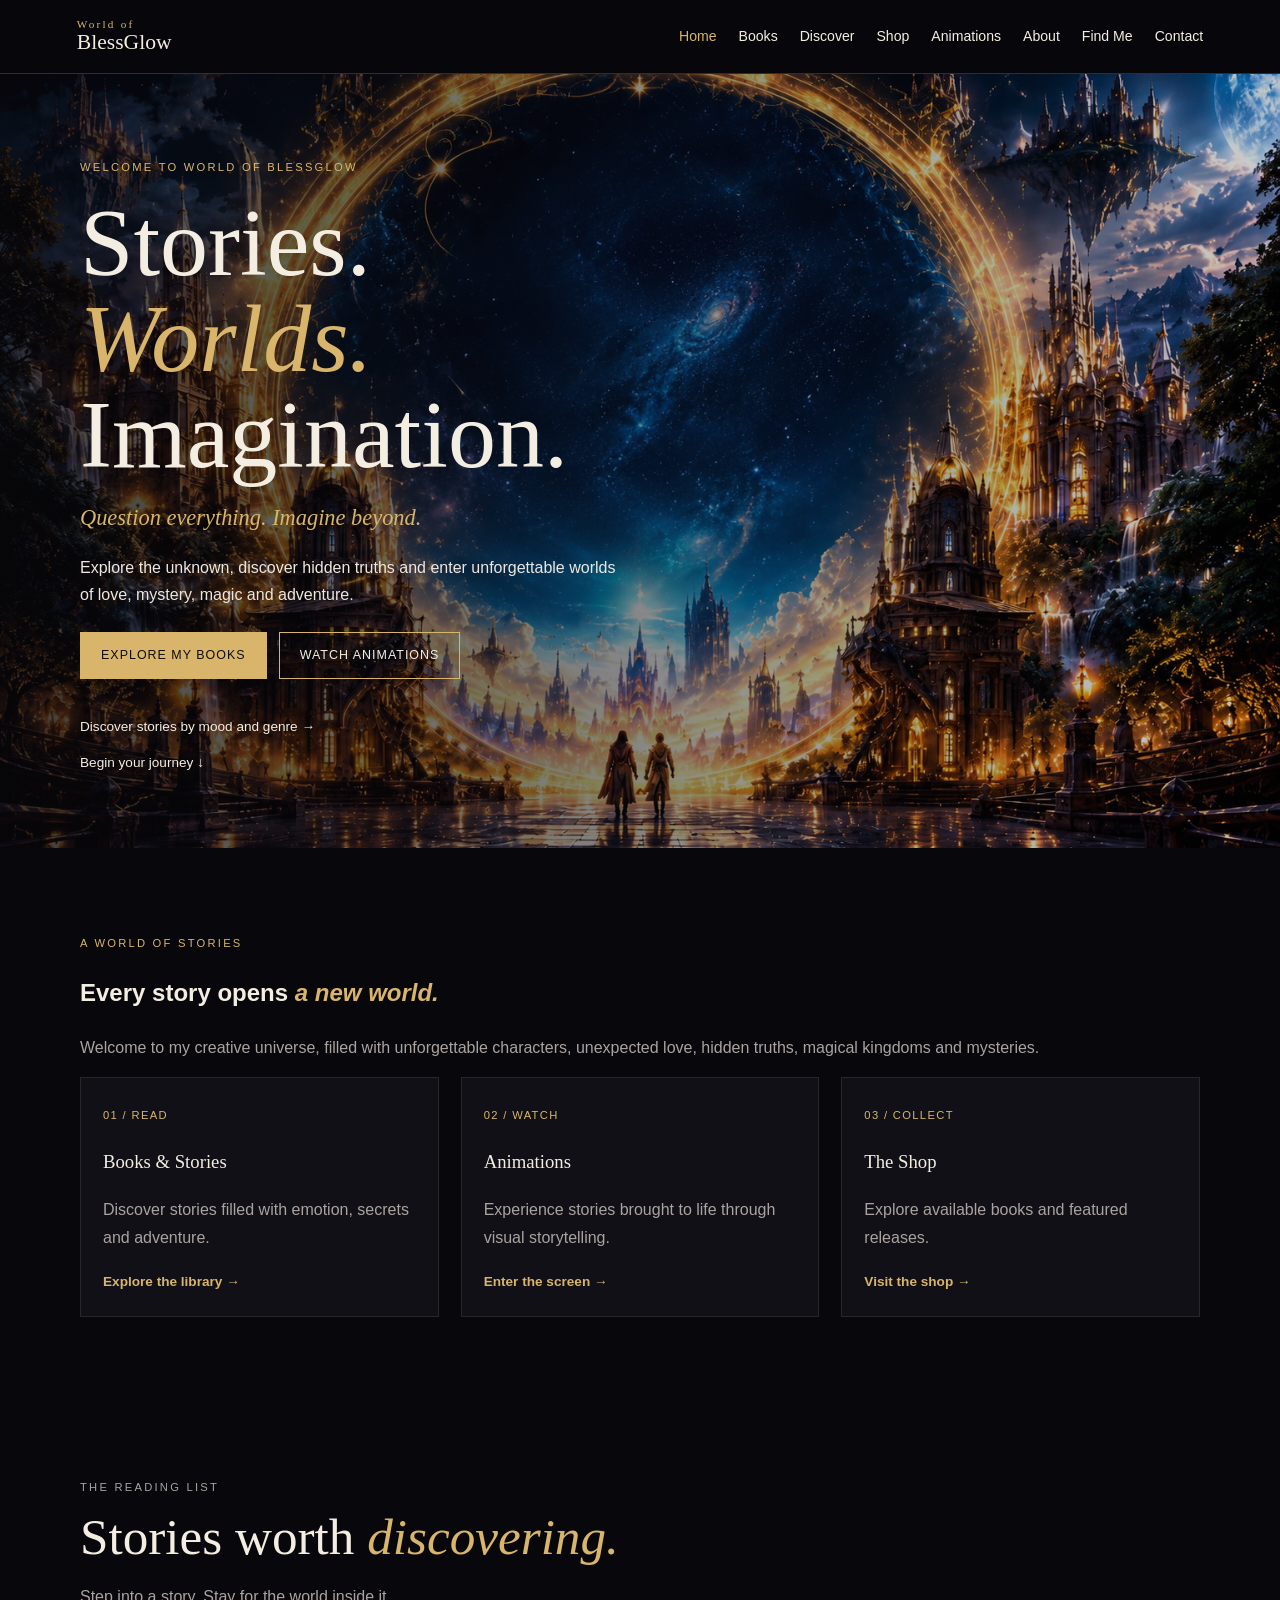
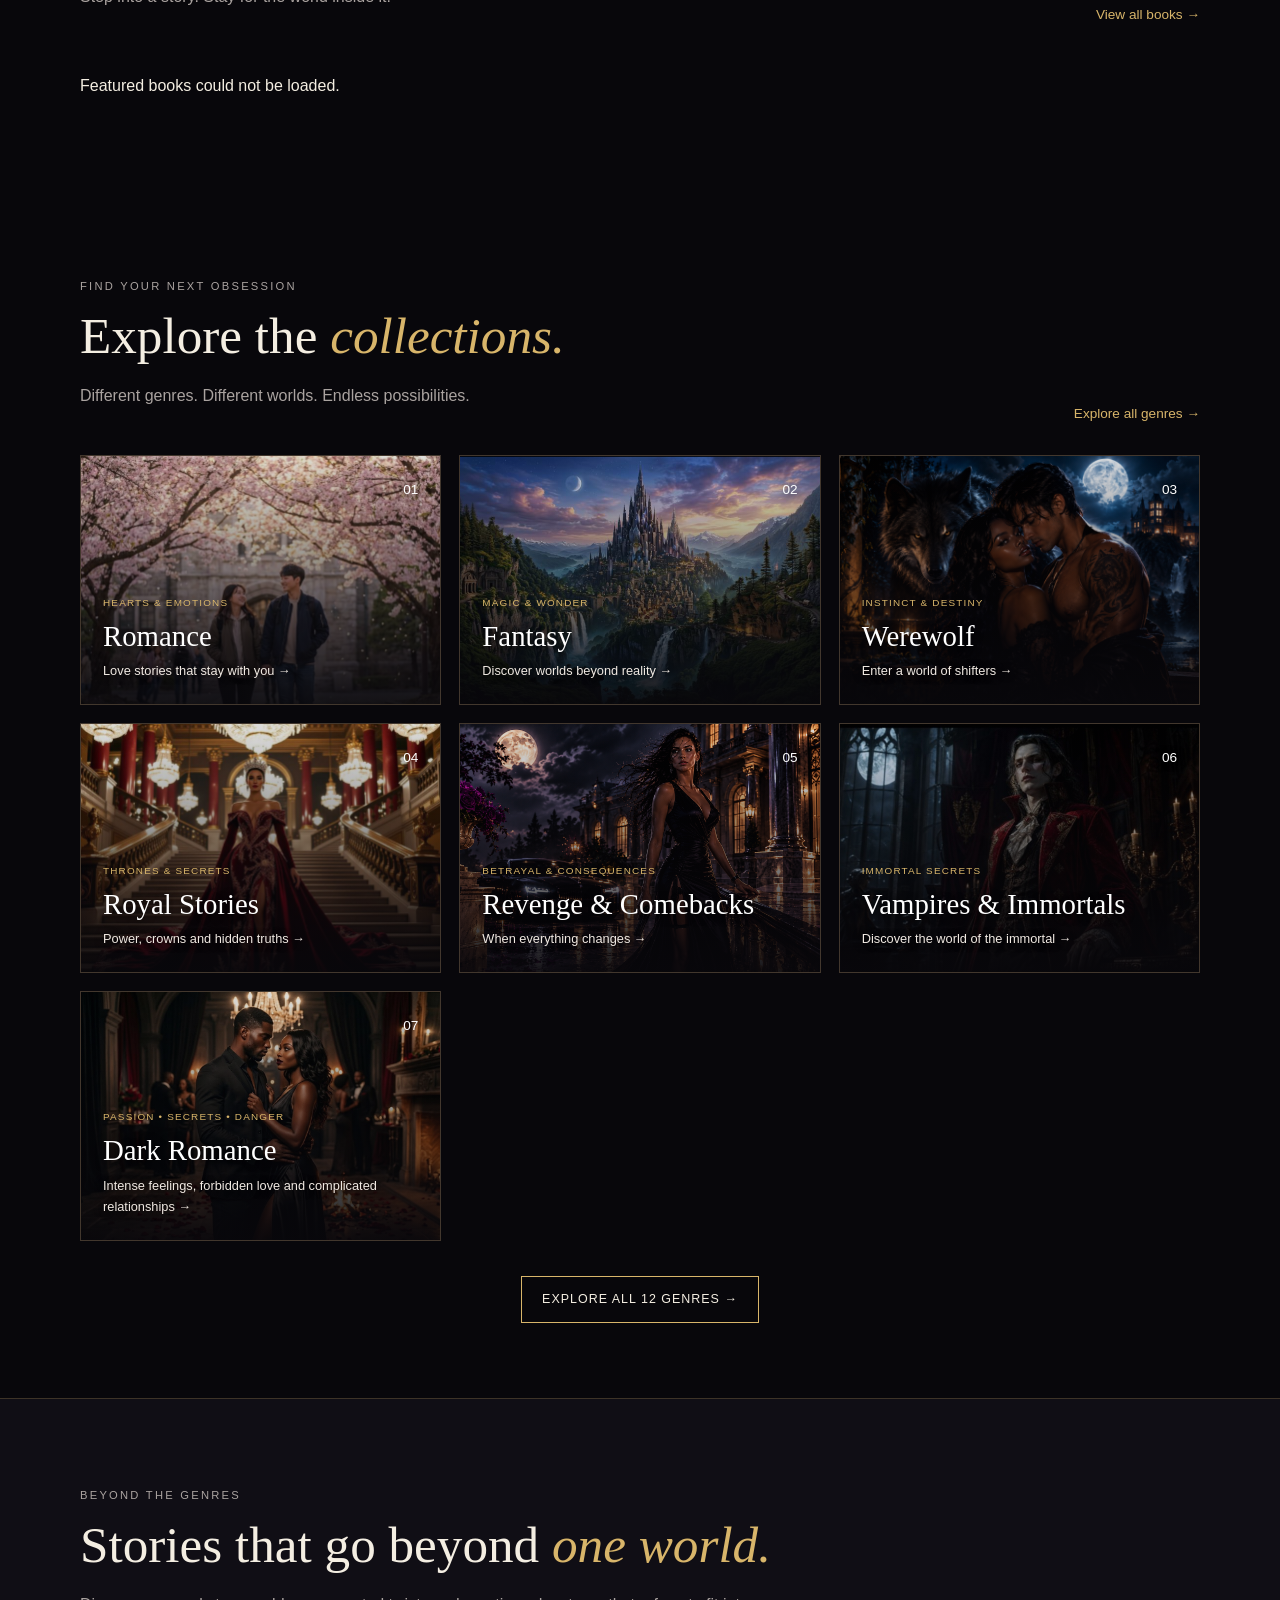
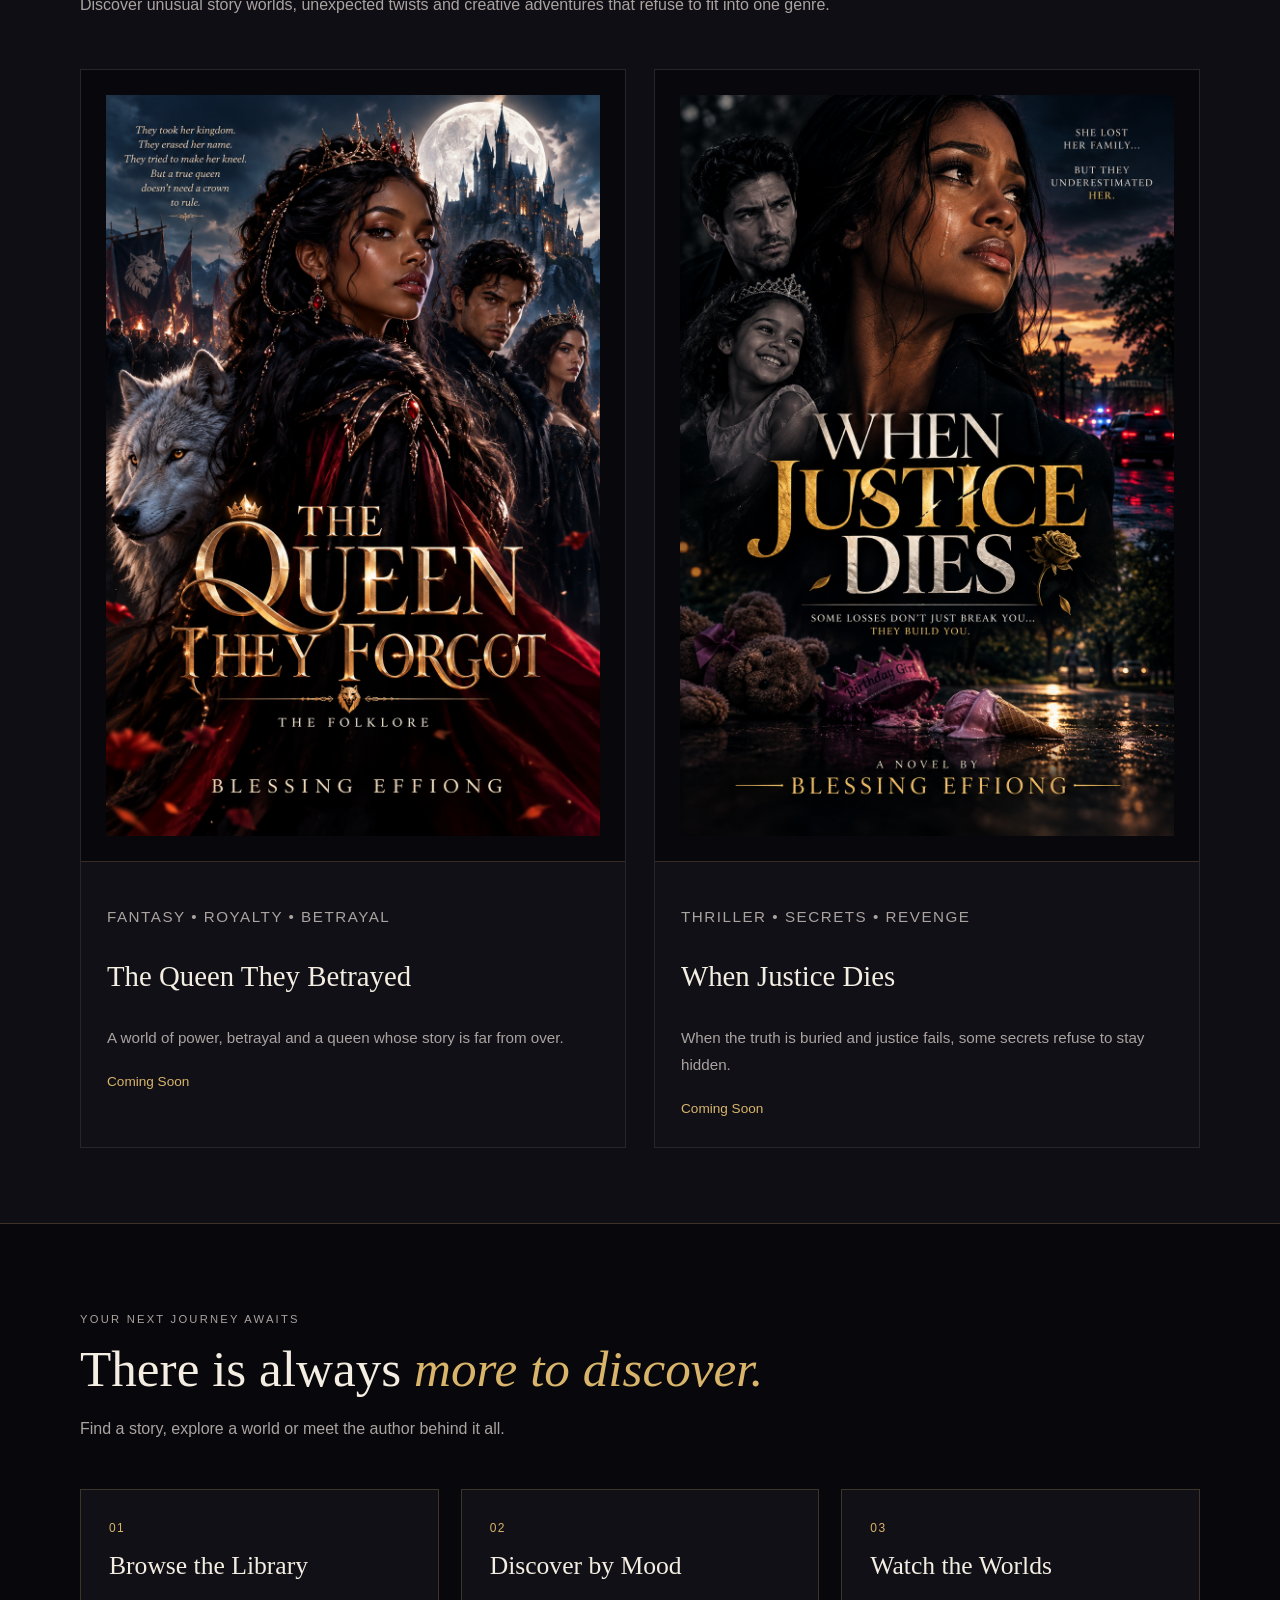
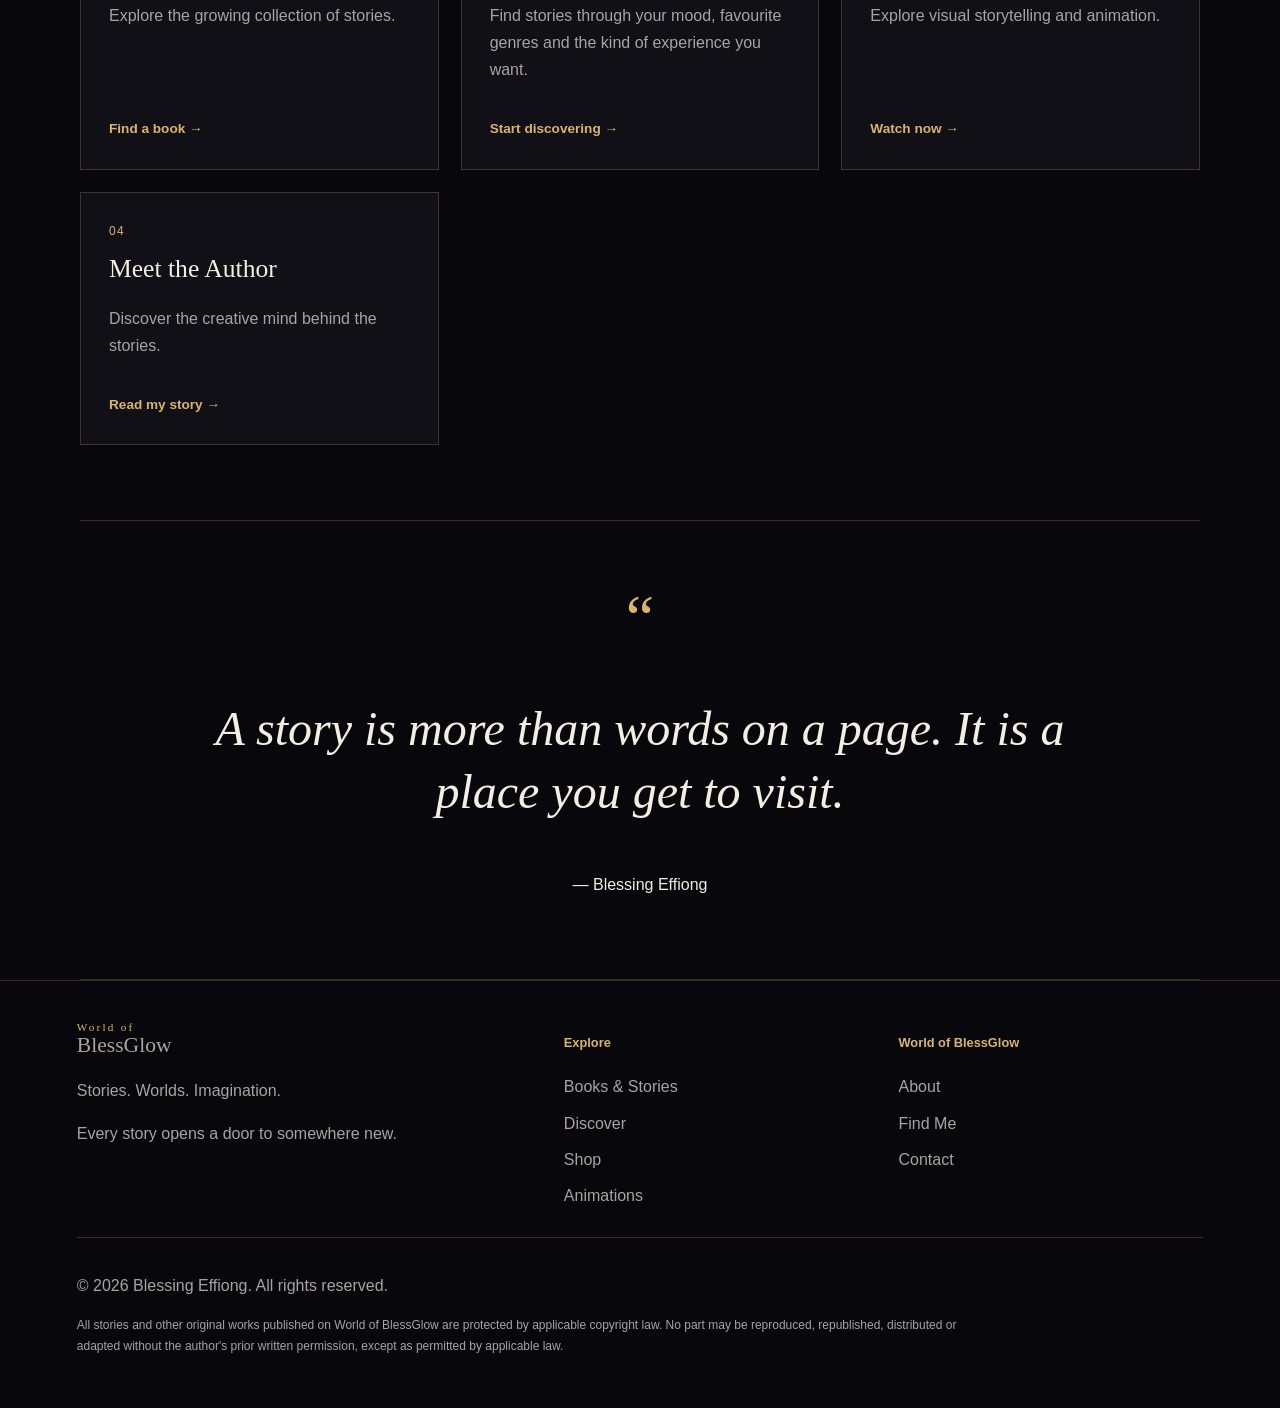
<file: index.html>
<!DOCTYPE html>
<html lang="en">
<head>
<meta charset="UTF-8">
<meta name="viewport" content="width=device-width,initial-scale=1">
<title>World of BlessGlow | Stories. Worlds. Imagination.</title>
<meta name="description" content="Discover original books, romance, fantasy, royal stories, vampire worlds, dark romance, mysteries and animations by Blessing Effiong.">
<meta name="theme-color" content="#08070b">
<link rel="stylesheet" href="style.css">
</head>

<body>

<header class="site-header">
<a class="brand" href="index.html"><span>World of</span> BlessGlow</a>

<button class="menu-toggle" type="button"
aria-label="Open navigation menu"
aria-expanded="false"
aria-controls="main-navigation">☰</button>

<nav class="nav" id="main-navigation" aria-label="Main navigation">
<a class="active" href="index.html" aria-current="page">Home</a>
<a href="books.html">Books</a>
<a href="discover.html">Discover</a>
<a href="shop.html">Shop</a>
<a href="animations.html">Animations</a>
<a href="about.html">About</a>
<a href="find-me.html">Find Me</a>
<a href="contact.html">Contact</a>
</nav>
</header>

<main>

<!-- HERO -->
<section class="hero hero-home">
<div class="hero-image" role="img" aria-label="A glowing portal into a magical world"></div>
<div class="hero-shade"></div>

<div class="hero-content">
<p class="eyebrow">WELCOME TO WORLD OF BLESSGLOW</p>

<h1>Stories.<br><em>Worlds.</em><br>Imagination.</h1>

<p class="hero-slogan">Question everything. Imagine beyond.</p>

<p class="hero-text">
Explore the unknown, discover hidden truths and enter
unforgettable worlds of love, mystery, magic and adventure.
</p>

<div class="hero-buttons">
<a class="btn btn-gold" href="books.html">Explore My Books</a>
<a class="btn btn-outline" href="animations.html">Watch Animations</a>
</div>

<a class="hero-discover" href="discover.html">Discover stories by mood and genre →</a>
<br>
<a class="hero-discover" href="#discover">Begin your journey ↓</a>
</div>
</section>

<!-- WELCOME -->
<section class="section intro" id="discover">
<p class="eyebrow">A WORLD OF STORIES</p>
<h2>Every story opens <em>a new world.</em></h2>

<p class="lead">
Welcome to my creative universe, filled with unforgettable
characters, unexpected love, hidden truths, magical kingdoms
and mysteries.
</p>

<div class="feature-grid">

<a class="feature-card" href="books.html">
<span>01 / READ</span>
<h3>Books &amp; Stories</h3>
<p>Discover stories filled with emotion, secrets and adventure.</p>
<b>Explore the library →</b>
</a>

<a class="feature-card" href="animations.html">
<span>02 / WATCH</span>
<h3>Animations</h3>
<p>Experience stories brought to life through visual storytelling.</p>
<b>Enter the screen →</b>
</a>

<a class="feature-card" href="shop.html">
<span>03 / COLLECT</span>
<h3>The Shop</h3>
<p>Explore available books and featured releases.</p>
<b>Visit the shop →</b>
</a>

</div>
</section>

<!-- FEATURED BOOKS: NOW LOADED FROM SUPABASE -->
<section class="section home-featured">

<div class="section-heading">
<div>
<p class="eyebrow">THE READING LIST</p>
<h2>Stories worth <em>discovering.</em></h2>
<p>Step into a story. Stay for the world inside it.</p>
</div>

<a class="text-link" href="books.html">View all books →</a>
</div>

<div class="featured-book-grid" id="featured-books">
<p class="loading">Loading featured stories...</p>
</div>

</section>

<!-- SEVEN FEATURED GENRE COLLECTIONS -->
<section class="section home-collections">

<div class="section-heading">
<div>
<p class="eyebrow">FIND YOUR NEXT OBSESSION</p>
<h2>Explore the <em>collections.</em></h2>
<p>Different genres. Different worlds. Endless possibilities.</p>
</div>

<a class="text-link" href="discover.html">Explore all genres →</a>
</div>

<div class="genre-grid">

<a class="genre-card genre-romance" href="discover.html">
<span class="genre-number">01</span>
<span class="genre-copy">
<small>HEARTS &amp; EMOTIONS</small>
<strong>Romance</strong>
<span>Love stories that stay with you →</span>
</span>
</a>

<a class="genre-card genre-fantasy" href="discover.html">
<span class="genre-number">02</span>
<span class="genre-copy">
<small>MAGIC &amp; WONDER</small>
<strong>Fantasy</strong>
<span>Discover worlds beyond reality →</span>
</span>
</a>

<a class="genre-card genre-werewolf" href="discover.html">
<span class="genre-number">03</span>
<span class="genre-copy">
<small>INSTINCT &amp; DESTINY</small>
<strong>Werewolf</strong>
<span>Enter a world of shifters →</span>
</span>
</a>

<a class="genre-card genre-royal" href="discover.html">
<span class="genre-number">04</span>
<span class="genre-copy">
<small>THRONES &amp; SECRETS</small>
<strong>Royal Stories</strong>
<span>Power, crowns and hidden truths →</span>
</span>
</a>

<a class="genre-card genre-revenge" href="discover.html">
<span class="genre-number">05</span>
<span class="genre-copy">
<small>BETRAYAL &amp; CONSEQUENCES</small>
<strong>Revenge &amp; Comebacks</strong>
<span>When everything changes →</span>
</span>
</a>

<a class="genre-card genre-vampire" href="discover.html">
<span class="genre-number">06</span>
<span class="genre-copy">
<small>IMMORTAL SECRETS</small>
<strong>Vampires &amp; Immortals</strong>
<span>Discover the world of the immortal →</span>
</span>
</a>

<a class="genre-card genre-dark-romance" href="discover.html">
<span class="genre-number">07</span>
<span class="genre-copy">
<small>PASSION • SECRETS • DANGER</small>
<strong>Dark Romance</strong>
<span>Intense feelings, forbidden love and complicated relationships →</span>
</span>
</a>

</div>

<div style="text-align:center;margin-top:35px;">
<a class="btn btn-outline" href="discover.html">Explore All 12 Genres →</a>
</div>

</section>

<!-- BEYOND THE GENRES -->
<section class="section beyond-section">

<div class="section-heading">
<div>
<p class="eyebrow">BEYOND THE GENRES</p>
<h2>Stories that go beyond <em>one world.</em></h2>
<p>
Discover unusual story worlds, unexpected twists and
creative adventures that refuse to fit into one genre.
</p>
</div>
</div>

<div class="featured-book-grid beyond-book-grid">

<article class="featured-book">
<div class="featured-cover">
<img src="queen-they-betrayed.png"
alt="The Queen They Betrayed book cover"
style="width:100%;height:100%;object-fit:cover;display:block;">
</div>

<div class="featured-book-info">
<p class="book-category">FANTASY • ROYALTY • BETRAYAL</p>
<h3>The Queen They Betrayed</h3>
<p>A world of power, betrayal and a queen whose story is far from over.</p>
<span class="text-link">Coming Soon</span>
</div>
</article>

<article class="featured-book">
<div class="featured-cover">
<img src="when-justice-dies.png"
alt="When Justice Dies book cover"
style="width:100%;height:100%;object-fit:cover;display:block;">
</div>

<div class="featured-book-info">
<p class="book-category">THRILLER • SECRETS • REVENGE</p>
<h3>When Justice Dies</h3>
<p>When the truth is buried and justice fails, some secrets refuse to stay hidden.</p>
<span class="text-link">Coming Soon</span>
</div>
</article>

</div>
</section>

<!-- DISCOVER MORE -->
<section class="section discover-section">

<div class="section-heading">
<div>
<p class="eyebrow">YOUR NEXT JOURNEY AWAITS</p>
<h2>There is always <em>more to discover.</em></h2>
<p>Find a story, explore a world or meet the author behind it all.</p>
</div>
</div>

<div class="discover-grid">

<a class="discover-card" href="books.html">
<span>01</span>
<h3>Browse the Library</h3>
<p>Explore the growing collection of stories.</p>
<b>Find a book →</b>
</a>

<a class="discover-card" href="discover.html">
<span>02</span>
<h3>Discover by Mood</h3>
<p>Find stories through your mood, favourite genres and the kind of experience you want.</p>
<b>Start discovering →</b>
</a>

<a class="discover-card" href="animations.html">
<span>03</span>
<h3>Watch the Worlds</h3>
<p>Explore visual storytelling and animation.</p>
<b>Watch now →</b>
</a>

<a class="discover-card" href="about.html">
<span>04</span>
<h3>Meet the Author</h3>
<p>Discover the creative mind behind the stories.</p>
<b>Read my story →</b>
</a>

</div>
</section>

<!-- QUOTE -->
<section class="section quote-section">
<div class="quote-mark" aria-hidden="true">“</div>
<blockquote>
A story is more than words on a page. It is a place you get to visit.
</blockquote>
<p>— Blessing Effiong</p>
</section>

</main>

<!-- FOOTER -->
<footer class="site-footer">

<div class="footer-main">

<div class="footer-brand">
<a class="brand" href="index.html"><span>World of</span> BlessGlow</a>
<p>Stories. Worlds. Imagination.</p>
<p class="footer-tagline">Every story opens a door to somewhere new.</p>
</div>

<div class="footer-column">
<h2>Explore</h2>
<a href="books.html">Books &amp; Stories</a>
<a href="discover.html">Discover</a>
<a href="shop.html">Shop</a>
<a href="animations.html">Animations</a>
</div>

<div class="footer-column">
<h2>World of BlessGlow</h2>
<a href="about.html">About</a>
<a href="find-me.html">Find Me</a>
<a href="contact.html">Contact</a>
</div>

</div>

<div class="footer-bottom">
<p class="copyright">© 2026 Blessing Effiong. All rights reserved.</p>

<p class="copyright-notice">
All stories and other original works published on World of BlessGlow
are protected by applicable copyright law. No part may be reproduced,
republished, distributed or adapted without the author's prior written
permission, except as permitted by applicable law.
</p>
</div>

</footer>

<script src="script.js" defer></script>

</body>
                               </html>
</file>
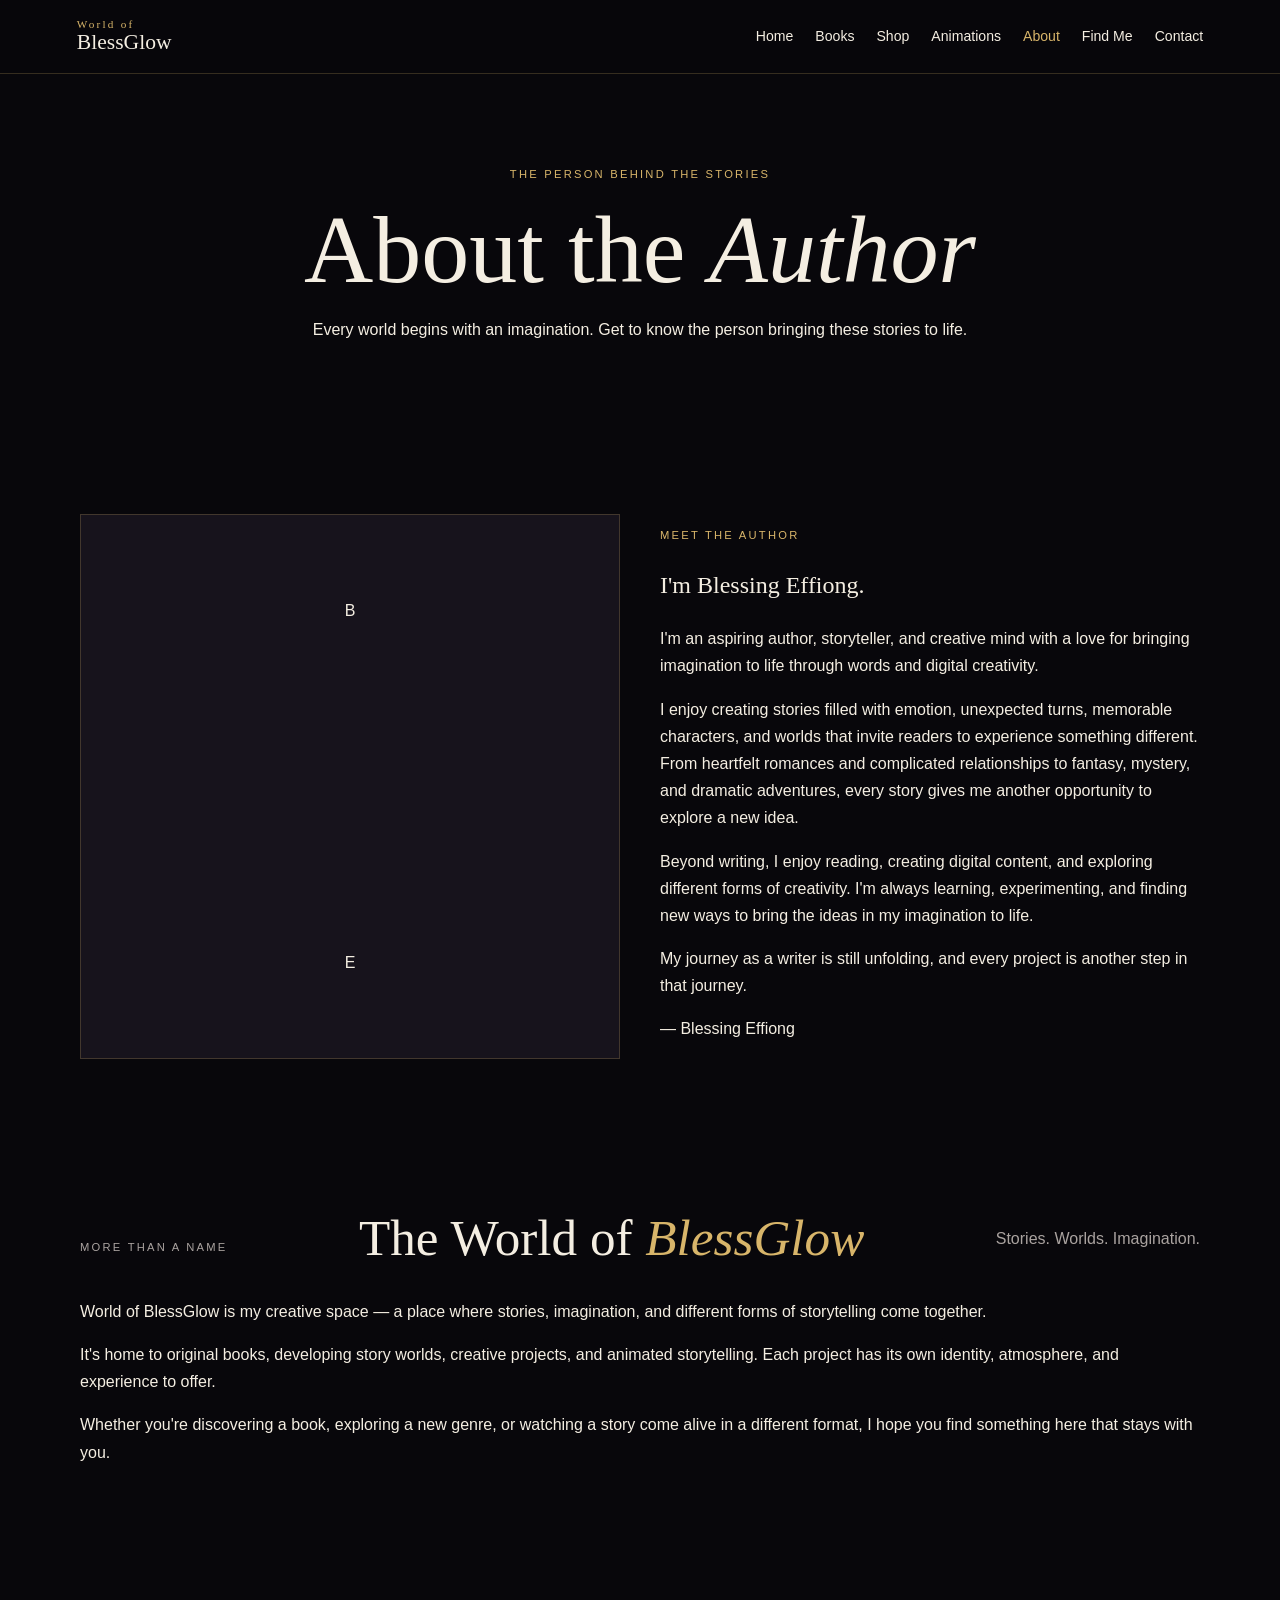
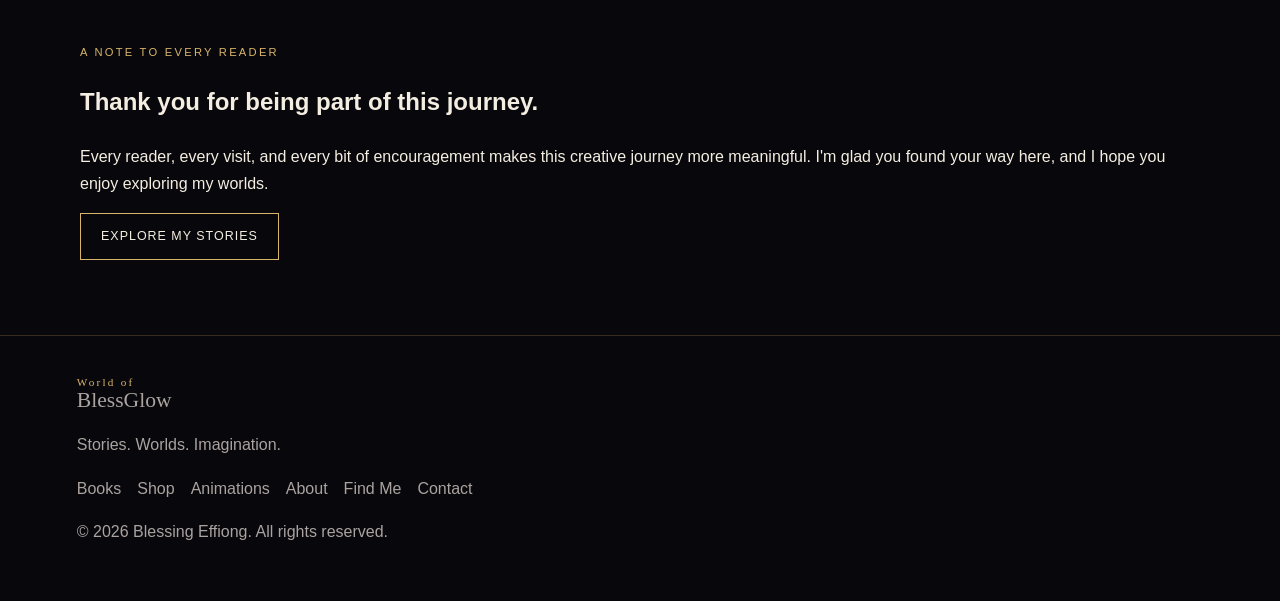
<file: about.html>
<!DOCTYPE html>
<html lang="en">
<head>
  <meta charset="UTF-8">
  <meta name="viewport" content="width=device-width, initial-scale=1.0">
  <meta name="theme-color" content="#08070b">

  <title>About the Author | World of BlessGlow</title>

  <link rel="stylesheet" href="style.css">
</head>

<body>

  <!-- HEADER -->
  <header class="site-header">
    <a class="brand" href="index.html">
      <span>World of</span> BlessGlow
    </a>

    <button class="menu-toggle" aria-label="Toggle navigation">
      ☰
    </button>

    <nav class="nav">
      <a href="index.html">Home</a>
      <a href="books.html">Books</a>
      <a href="shop.html">Shop</a>
      <a href="animations.html">Animations</a>
      <a class="active" href="about.html">About</a>
      <a href="find-me.html">Find Me</a>
      <a href="contact.html">Contact</a>
    </nav>
  </header>


  <main>

    <!-- PAGE HERO -->
    <section class="page-hero">
      <p class="eyebrow">THE PERSON BEHIND THE STORIES</p>

      <h1>About the <em>Author</em></h1>

      <p>
        Every world begins with an imagination.
        Get to know the person bringing these stories to life.
      </p>
    </section>


    <!-- AUTHOR INTRODUCTION -->
    <section class="section about-layout">

      <div class="portrait-placeholder" aria-label="Blessing Effiong monogram">
        <span>B</span>
        <span class="portrait-divider"></span>
        <span>E</span>
      </div>

      <div class="about-content">
        <p class="eyebrow">MEET THE AUTHOR</p>

        <h2>I'm Blessing Effiong.</h2>

        <p>
          I'm an aspiring author, storyteller, and creative mind
          with a love for bringing imagination to life through words
          and digital creativity.
        </p>

        <p>
          I enjoy creating stories filled with emotion, unexpected
          turns, memorable characters, and worlds that invite readers
          to experience something different. From heartfelt romances
          and complicated relationships to fantasy, mystery, and
          dramatic adventures, every story gives me another opportunity
          to explore a new idea.
        </p>

        <p>
          Beyond writing, I enjoy reading, creating digital content,
          and exploring different forms of creativity. I'm always
          learning, experimenting, and finding new ways to bring
          the ideas in my imagination to life.
        </p>

        <p>
          My journey as a writer is still unfolding, and every project
          is another step in that journey.
        </p>

        <p class="about-signature">
          — Blessing Effiong
        </p>
      </div>

    </section>


    <!-- ABOUT THE BRAND -->
    <section class="section about-brand-section">

      <div class="section-heading">
        <p class="eyebrow">MORE THAN A NAME</p>

        <h2>The World of <em>BlessGlow</em></h2>

        <p>
          Stories. Worlds. Imagination.
        </p>
      </div>

      <div class="about-brand-content">
        <p>
          World of BlessGlow is my creative space — a place where
          stories, imagination, and different forms of storytelling
          come together.
        </p>

        <p>
          It's home to original books, developing story worlds,
          creative projects, and animated storytelling. Each project
          has its own identity, atmosphere, and experience to offer.
        </p>

        <p>
          Whether you're discovering a book, exploring a new genre,
          or watching a story come alive in a different format,
          I hope you find something here that stays with you.
        </p>
      </div>

    </section>


    <!-- CLOSING MESSAGE -->
    <section class="section about-closing">

      <p class="eyebrow">A NOTE TO EVERY READER</p>

      <h2>Thank you for being part of this journey.</h2>

      <p>
        Every reader, every visit, and every bit of encouragement
        makes this creative journey more meaningful. I'm glad you
        found your way here, and I hope you enjoy exploring my worlds.
      </p>

      <a href="books.html" class="btn">Explore My Stories</a>

    </section>

  </main>


  <!-- FOOTER -->
  <footer>

    <div>
      <a class="brand" href="index.html">
        <span>World of</span> BlessGlow
      </a>

      <p>Stories. Worlds. Imagination.</p>
    </div>

    <div class="footer-links">
      <a href="books.html">Books</a>
      <a href="shop.html">Shop</a>
      <a href="animations.html">Animations</a>
      <a href="about.html">About</a>
      <a href="find-me.html">Find Me</a>
      <a href="contact.html">Contact</a>
    </div>

    <p class="copyright">
      © 2026 Blessing Effiong. All rights reserved.
    </p>

  </footer>

  <script src="script.js"></script>

</body>
    </html>
</file>
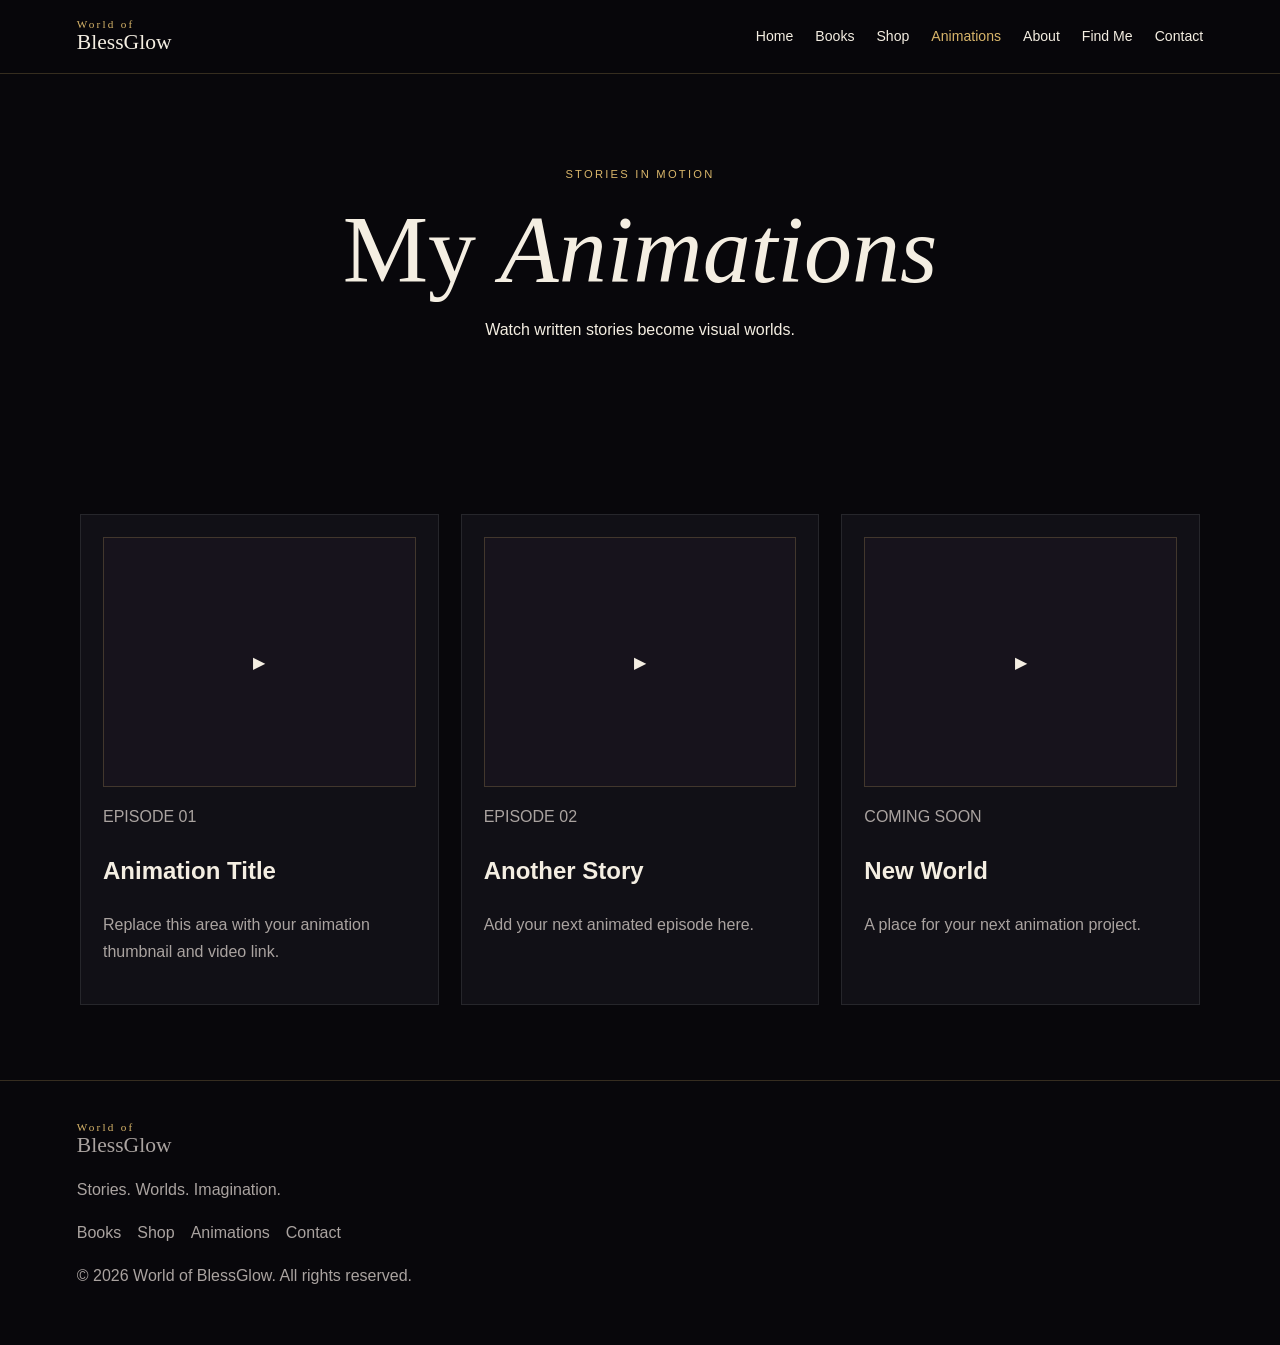
<file: animations.html>
<!DOCTYPE html>
<html lang="en"><head><meta charset="UTF-8"><meta name="viewport" content="width=device-width, initial-scale=1.0"><title>Animations | World of BlessGlow</title><link rel="stylesheet" href="style.css"></head>
<body>
<header class="site-header"><a class="brand" href="index.html"><span>World of</span> BlessGlow</a><button class="menu-toggle">☰</button><nav class="nav"><a href="index.html">Home</a><a href="books.html">Books</a><a href="shop.html">Shop</a><a class="active" href="animations.html">Animations</a><a href="about.html">About</a><a href="find-me.html">Find Me</a><a href="contact.html">Contact</a></nav></header>
<main><section class="page-hero"><p class="eyebrow">STORIES IN MOTION</p><h1>My <em>Animations</em></h1><p>Watch written stories become visual worlds.</p></section>
<section class="section"><div class="video-grid">
<article class="video-card"><div class="video-placeholder"><span>▶</span></div><p class="tag">EPISODE 01</p><h2>Animation Title</h2><p>Replace this area with your animation thumbnail and video link.</p></article>
<article class="video-card"><div class="video-placeholder"><span>▶</span></div><p class="tag">EPISODE 02</p><h2>Another Story</h2><p>Add your next animated episode here.</p></article>
<article class="video-card"><div class="video-placeholder"><span>▶</span></div><p class="tag">COMING SOON</p><h2>New World</h2><p>A place for your next animation project.</p></article>
</div></section></main>
<footer><div><a class="brand" href="index.html"><span>World of</span> BlessGlow</a><p>Stories. Worlds. Imagination.</p></div><div class="footer-links"><a href="books.html">Books</a><a href="shop.html">Shop</a><a href="animations.html">Animations</a><a href="contact.html">Contact</a></div><p class="copyright">© 2026 World of BlessGlow. All rights reserved.</p></div></footer>
<script src="script.js"></script></body></html>
</file>
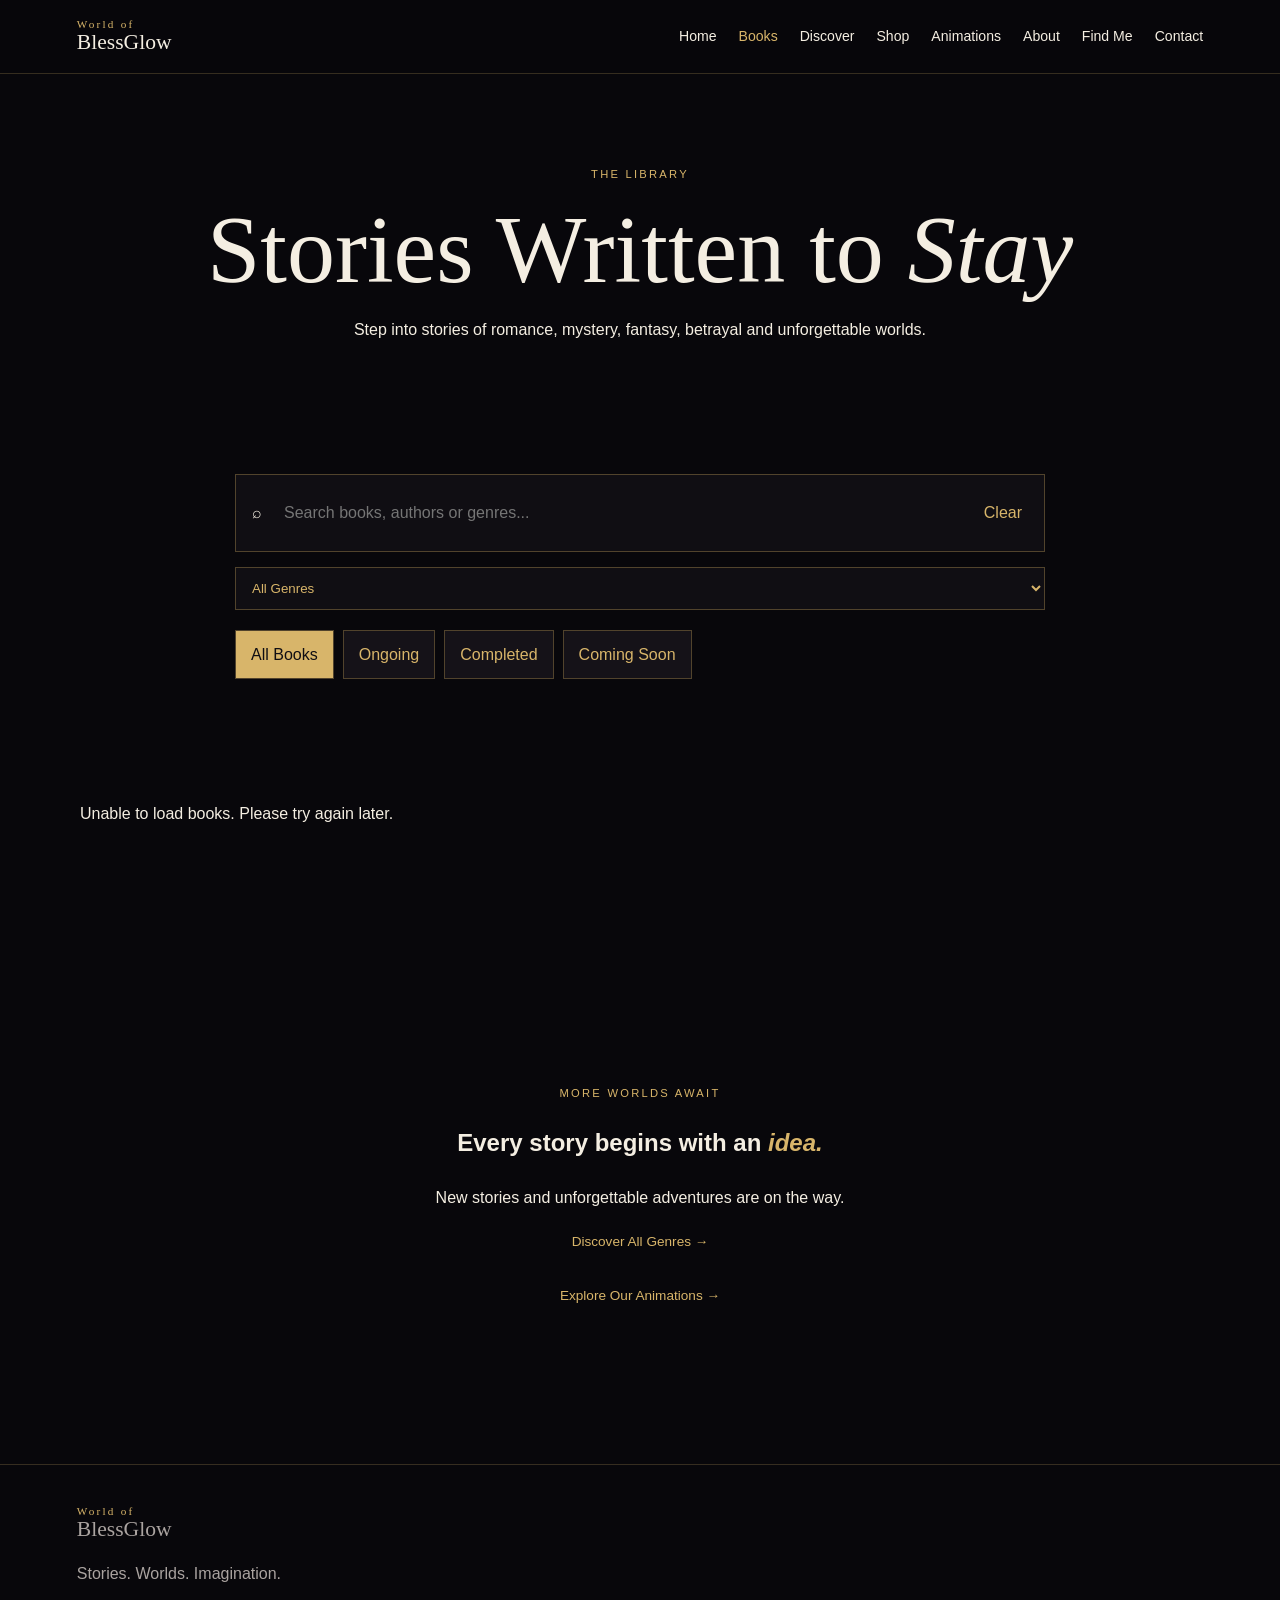
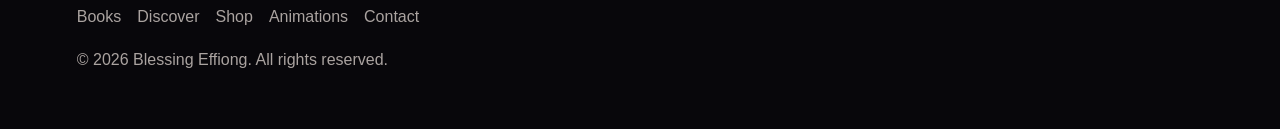
<file: books.html>
<!DOCTYPE html>
<html lang="en">
<head>
<meta charset="UTF-8">
<meta name="viewport" content="width=device-width,initial-scale=1">
<meta name="description" content="Explore original stories at World of BlessGlow.">
<title>Library | World of BlessGlow</title>
<link rel="stylesheet" href="style.css">
<style>
.library-tools{max-width:850px;margin:35px auto 30px;padding:0 20px}
.library-search{display:flex;gap:10px;align-items:center;padding:12px 16px;border:1px solid #51432c;background:#100e13}
.library-search input{flex:1;min-width:0;background:transparent;border:0;outline:0;color:white;font-size:16px}
.library-search button{background:none;border:0;color:#d8b56a;cursor:pointer}
.library-filter{margin-top:15px;width:100%;padding:12px;background:#100e13;color:#d8b56a;border:1px solid #51432c}
.library-tabs{display:flex;flex-wrap:wrap;gap:9px;margin-top:20px}
.library-tabs button{padding:10px 15px;background:#151218;color:#d8b56a;border:1px solid #51432c;cursor:pointer}
.library-tabs button.active{background:#d8b56a;color:#100e13}
.library-count{color:#b9a77f;font-size:13px;margin-top:15px}
.book-card[hidden]{display:none!important}
.book-cover-image{overflow:hidden;background:#17131a}
.book-cover-image img{width:100%;height:100%;object-fit:cover;display:block}
.book-card .status{display:inline-block;margin:10px 0;color:#d8b56a}
.no-results{text-align:center;padding:45px 15px;color:#d8b56a;display:none}
.no-results.show{display:block}
.loading{text-align:center;padding:45px 15px;color:#d8b56a}
.book-card .text-link{display:inline-block;margin-top:10px}
.book-cover-placeholder{min-height:250px;display:grid;place-items:center;color:#d8b56a;padding:20px;text-align:center}
</style>
</head>

<body>

<header class="site-header">
<a class="brand" href="index.html"><span>World of</span> BlessGlow</a>
<button class="menu-toggle" aria-label="Toggle navigation" aria-expanded="false">☰</button>

<nav class="nav">
<a href="index.html">Home</a>
<a class="active" href="books.html">Books</a>
<a href="discover.html">Discover</a>
<a href="shop.html">Shop</a>
<a href="animations.html">Animations</a>
<a href="about.html">About</a>
<a href="find-me.html">Find Me</a>
<a href="contact.html">Contact</a>
</nav>
</header>

<main>

<section class="page-hero">
<p class="eyebrow">THE LIBRARY</p>
<h1>Stories Written to <em>Stay</em></h1>
<p>Step into stories of romance, mystery, fantasy, betrayal and unforgettable worlds.</p>
</section>

<section class="library-tools">

<div class="library-search">
<span>⌕</span>
<input id="bookSearch" type="search" placeholder="Search books, authors or genres...">
<button id="clearSearch" type="button">Clear</button>
</div>

<select id="genreFilter" class="library-filter">
<option value="all">All Genres</option>
<option>Romance</option>
<option>Revenge & Comebacks</option>
<option>Dark Romance</option>
<option>Royal Stories</option>
<option>Fantasy & Magic</option>
<option>Werewolf & Shifter</option>
<option>Mystery & Secrets</option>
<option>Thriller & Suspense</option>
<option>Drama & Scandals</option>
<option>Young Adult & Coming-of-Age</option>
<option>Healing & Second Chances</option>
<option>Vampires & Immortals</option>
</select>

<div class="library-tabs">
<button class="active" data-status="all" type="button">All Books</button>
<button data-status="ongoing" type="button">Ongoing</button>
<button data-status="completed" type="button">Completed</button>
<button data-status="coming_soon" type="button">Coming Soon</button>
</div>

<p class="library-count" id="bookCount"></p>
</section>

<section class="section">
<div class="book-grid" id="bookGrid">
<p class="loading">Loading the library...</p>
</div>

<div class="no-results" id="noResults">
<h2>No stories found</h2>
<p>Try another search or filter.</p>
</div>
</section>

<section class="section">
<div class="page-hero">
<p class="eyebrow">MORE WORLDS AWAIT</p>
<h2>Every story begins with an <em>idea.</em></h2>
<p>New stories and unforgettable adventures are on the way.</p>
<a class="text-link" href="discover.html">Discover All Genres →</a>
<br><br>
<a class="text-link" href="animations.html">Explore Our Animations →</a>
</div>
</section>

</main>

<footer>
<div>
<a class="brand" href="index.html"><span>World of</span> BlessGlow</a>
<p>Stories. Worlds. Imagination.</p>
</div>

<div class="footer-links">
<a href="books.html">Books</a>
<a href="discover.html">Discover</a>
<a href="shop.html">Shop</a>
<a href="animations.html">Animations</a>
<a href="contact.html">Contact</a>
</div>

<p class="copyright">© 2026 Blessing Effiong. All rights reserved.</p>
</footer>

<script src="script.js" defer></script>
</body>
</html>
</file>
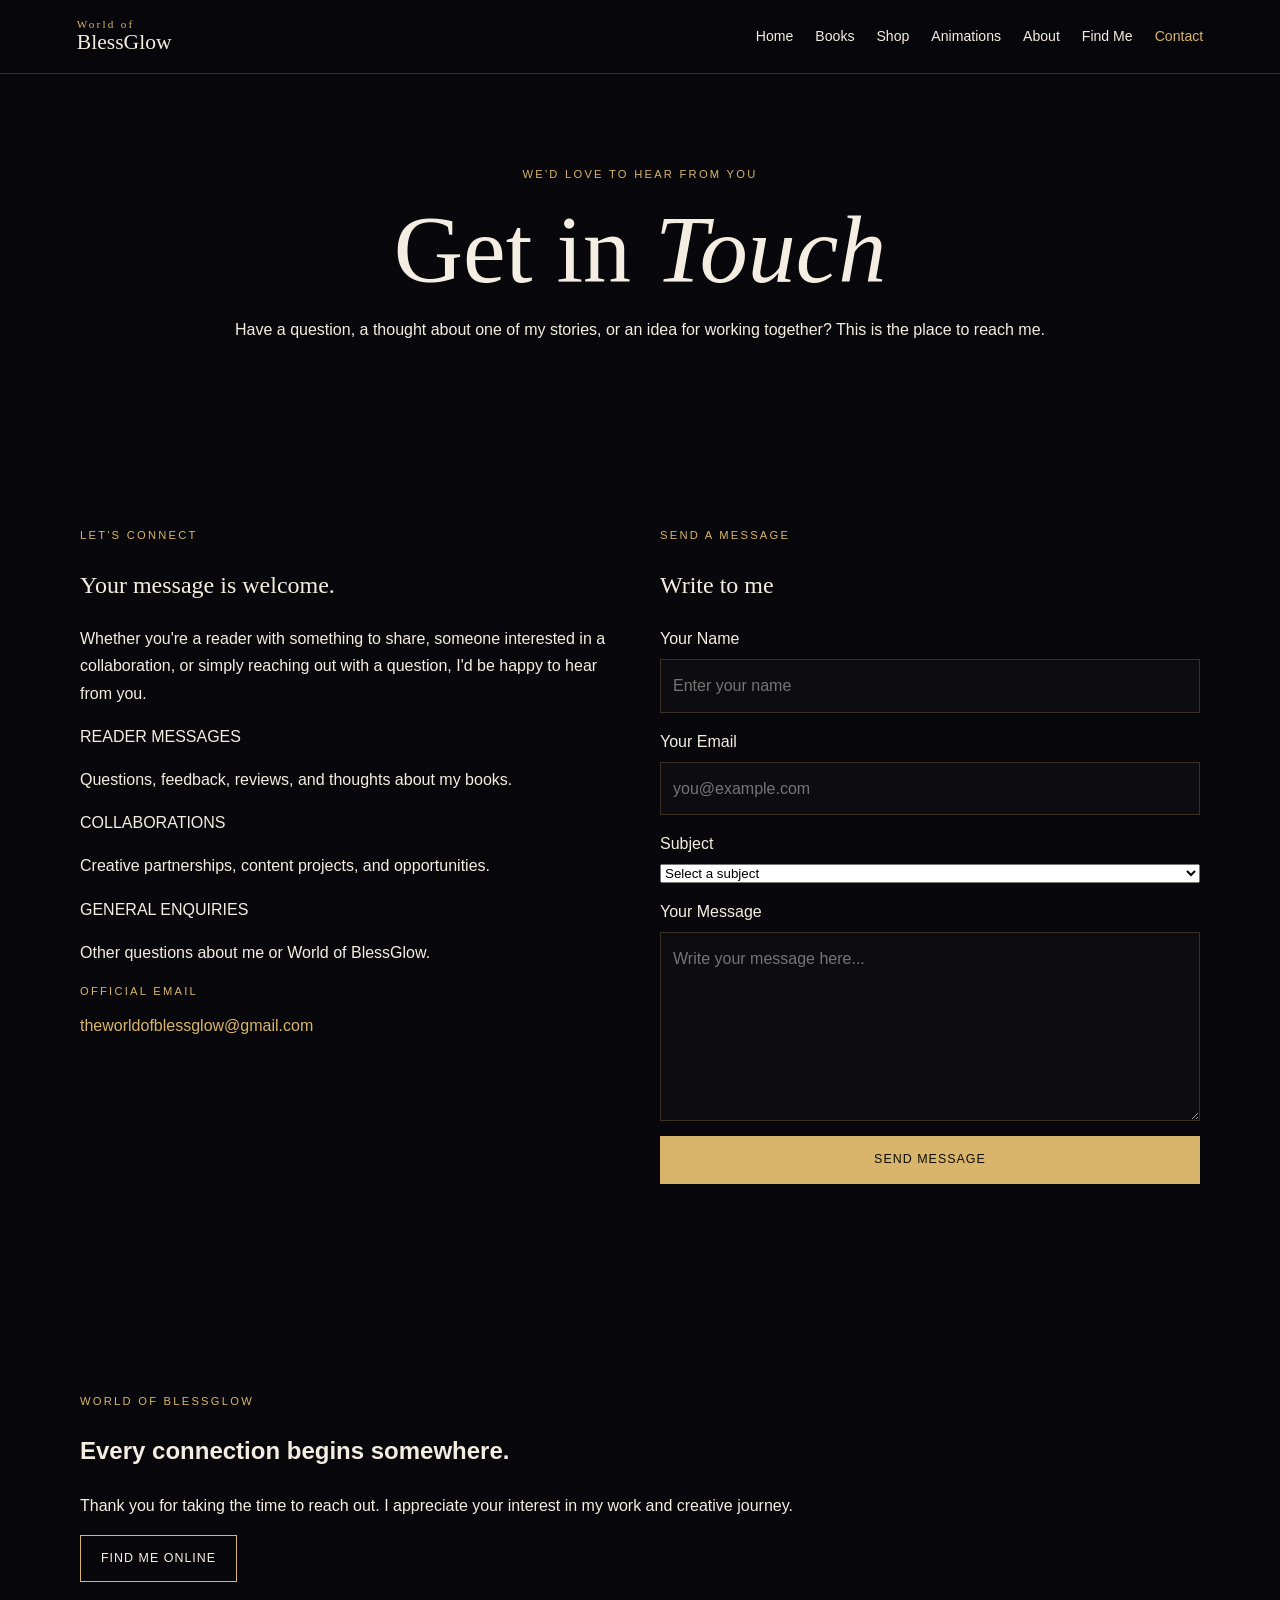
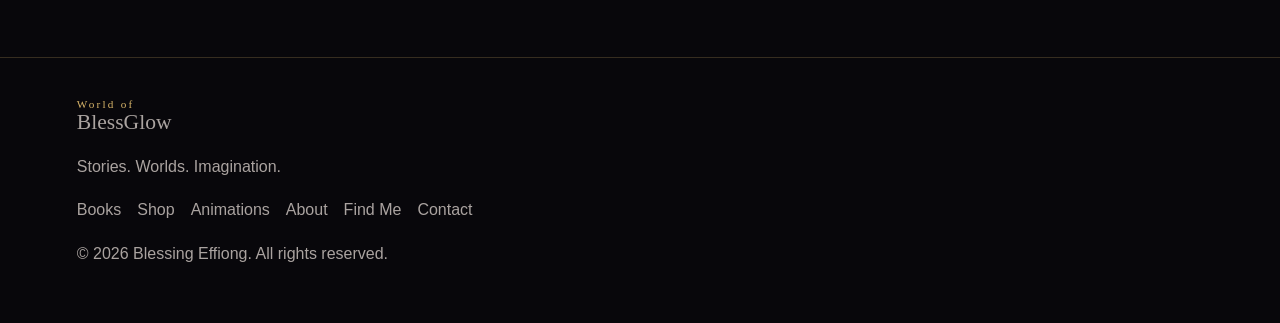
<file: contact.html>
<!DOCTYPE html>
<html lang="en">
<head>
  <meta charset="UTF-8">
  <meta name="viewport" content="width=device-width, initial-scale=1.0">
  <meta name="theme-color" content="#08070b">

  <title>Contact | World of BlessGlow</title>

  <link rel="stylesheet" href="style.css">
</head>

<body>

  <!-- HEADER -->
  <header class="site-header">
    <a class="brand" href="index.html">
      <span>World of</span> BlessGlow
    </a>

    <button class="menu-toggle" aria-label="Toggle navigation">
      ☰
    </button>

    <nav class="nav">
      <a href="index.html">Home</a>
      <a href="books.html">Books</a>
      <a href="shop.html">Shop</a>
      <a href="animations.html">Animations</a>
      <a href="about.html">About</a>
      <a href="find-me.html">Find Me</a>
      <a class="active" href="contact.html">Contact</a>
    </nav>
  </header>


  <main>

    <!-- PAGE HERO -->
    <section class="page-hero">
      <p class="eyebrow">WE'D LOVE TO HEAR FROM YOU</p>

      <h1>Get in <em>Touch</em></h1>

      <p>
        Have a question, a thought about one of my stories,
        or an idea for working together? This is the place to reach me.
      </p>
    </section>


    <!-- CONTACT SECTION -->
    <section class="section contact-layout">

      <!-- CONTACT INFORMATION -->
      <div class="contact-info">

        <p class="eyebrow">LET'S CONNECT</p>

        <h2>Your message is welcome.</h2>

        <p>
          Whether you're a reader with something to share,
          someone interested in a collaboration, or simply
          reaching out with a question, I'd be happy to hear from you.
        </p>


        <div class="contact-option">
          <span class="contact-label">READER MESSAGES</span>
          <p>Questions, feedback, reviews, and thoughts about my books.</p>
        </div>

        <div class="contact-option">
          <span class="contact-label">COLLABORATIONS</span>
          <p>Creative partnerships, content projects, and opportunities.</p>
        </div>

        <div class="contact-option">
          <span class="contact-label">GENERAL ENQUIRIES</span>
          <p>Other questions about me or World of BlessGlow.</p>
        </div>


        <!-- OFFICIAL EMAIL -->
        <div class="contact-email">
          <p class="eyebrow">OFFICIAL EMAIL</p>

          <a
            class="email-link"
            href="mailto:theworldofblessglow@gmail.com"
          >
            theworldofblessglow@gmail.com
          </a>
        </div>

      </div>


      <!-- CONTACT FORM -->
      <div class="contact-form-container">

        <p class="eyebrow">SEND A MESSAGE</p>

        <h2>Write to me</h2>

        <form onsubmit="return handleContact(event)">

          <label for="contact-name">
            Your Name

            <input
              id="contact-name"
              name="name"
              type="text"
              placeholder="Enter your name"
              autocomplete="name"
              required
            >
          </label>


          <label for="contact-email">
            Your Email

            <input
              id="contact-email"
              name="email"
              type="email"
              placeholder="you@example.com"
              autocomplete="email"
              required
            >
          </label>


          <label for="contact-subject">
            Subject

            <select id="contact-subject" name="subject" required>
              <option value="" disabled selected>Select a subject</option>
              <option value="Reader Message">Reader Message</option>
              <option value="Book Feedback">Book Feedback</option>
              <option value="Collaboration">Collaboration</option>
              <option value="Business Enquiry">Business Enquiry</option>
              <option value="General Enquiry">General Enquiry</option>
            </select>
          </label>


          <label for="contact-message">
            Your Message

            <textarea
              id="contact-message"
              name="message"
              rows="6"
              placeholder="Write your message here..."
              required
            ></textarea>
          </label>


          <button class="btn btn-gold" type="submit">
            Send Message
          </button>

          <p id="form-message" aria-live="polite"></p>

        </form>

      </div>

    </section>


    <!-- CLOSING MESSAGE -->
    <section class="section contact-closing">

      <p class="eyebrow">WORLD OF BLESSGLOW</p>

      <h2>Every connection begins somewhere.</h2>

      <p>
        Thank you for taking the time to reach out.
        I appreciate your interest in my work and creative journey.
      </p>

      <a href="find-me.html" class="btn">Find Me Online</a>

    </section>

  </main>


  <!-- FOOTER -->
  <footer>

    <div>
      <a class="brand" href="index.html">
        <span>World of</span> BlessGlow
      </a>

      <p>Stories. Worlds. Imagination.</p>
    </div>

    <div class="footer-links">
      <a href="books.html">Books</a>
      <a href="shop.html">Shop</a>
      <a href="animations.html">Animations</a>
      <a href="about.html">About</a>
      <a href="find-me.html">Find Me</a>
      <a href="contact.html">Contact</a>
    </div>

    <p class="copyright">
      © 2026 Blessing Effiong. All rights reserved.
    </p>

  </footer>

  <script src="script.js"></script>

</body>
          </html>
</file>
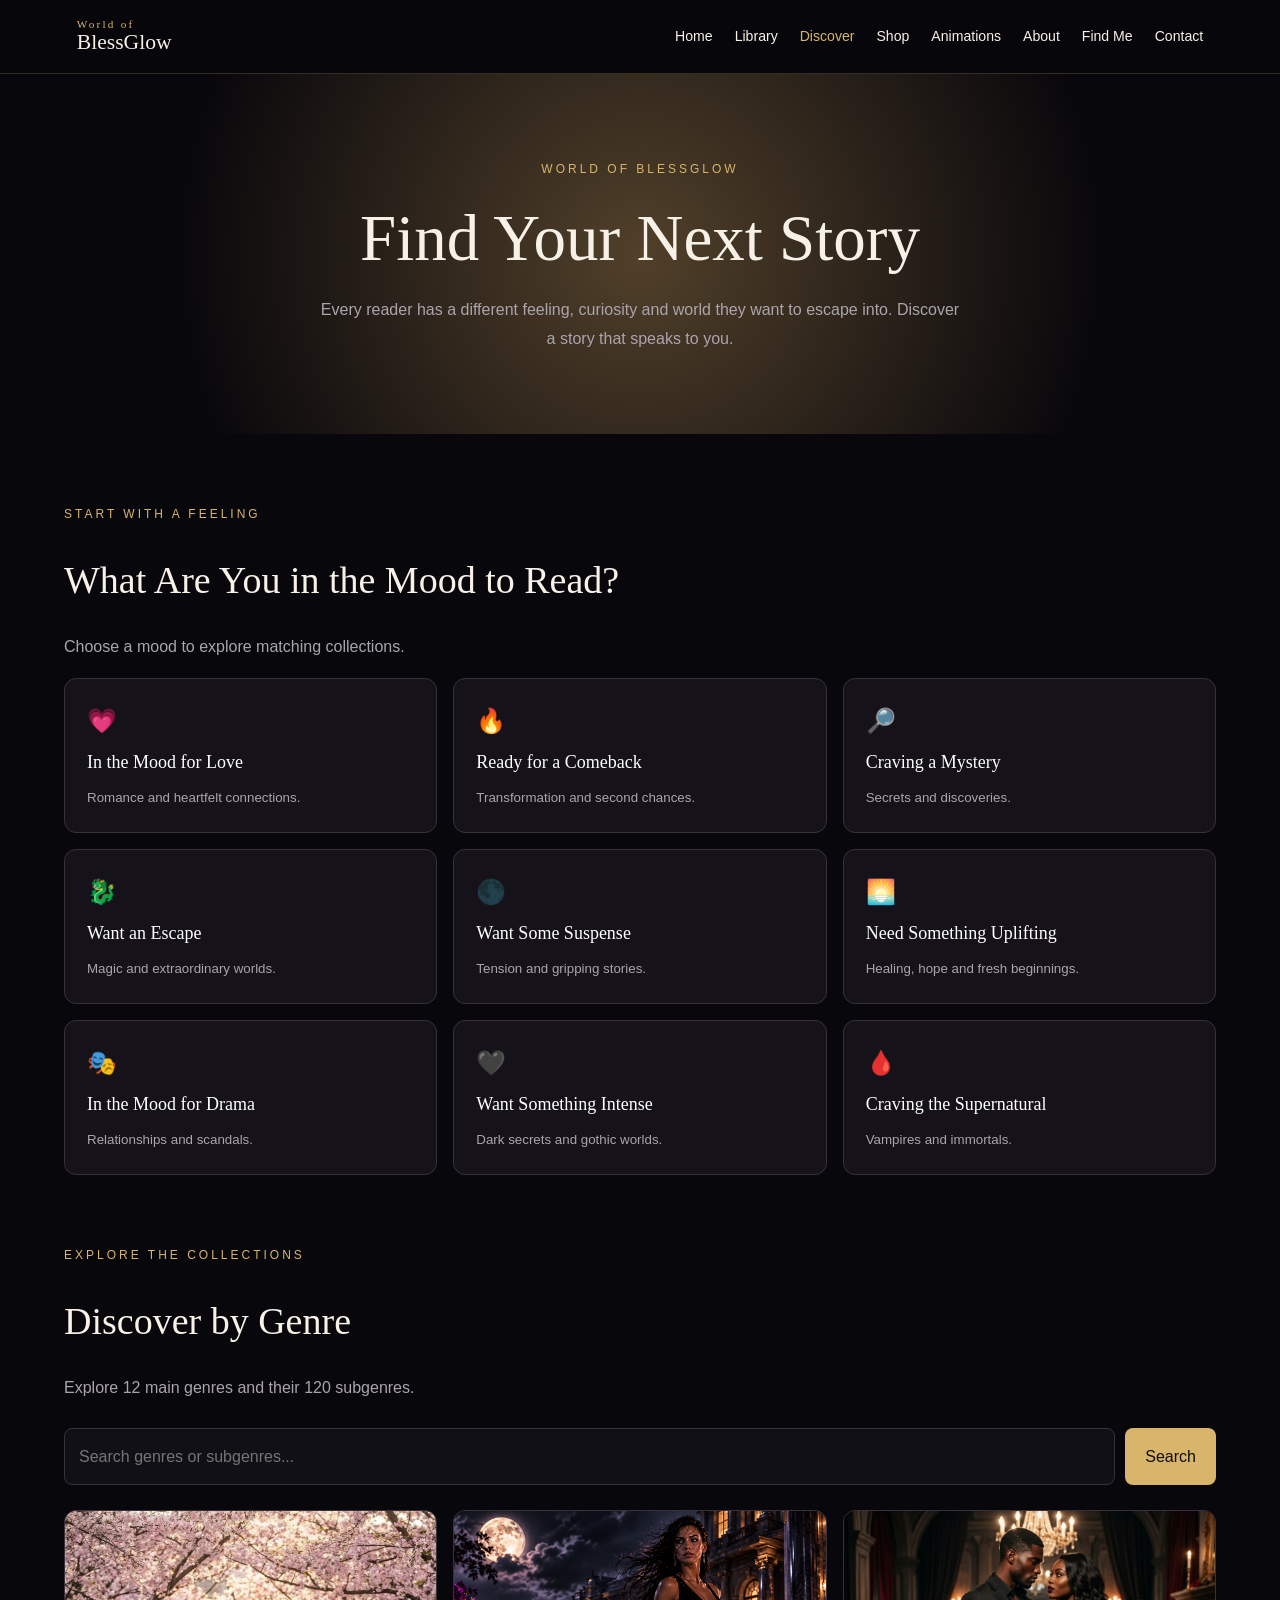
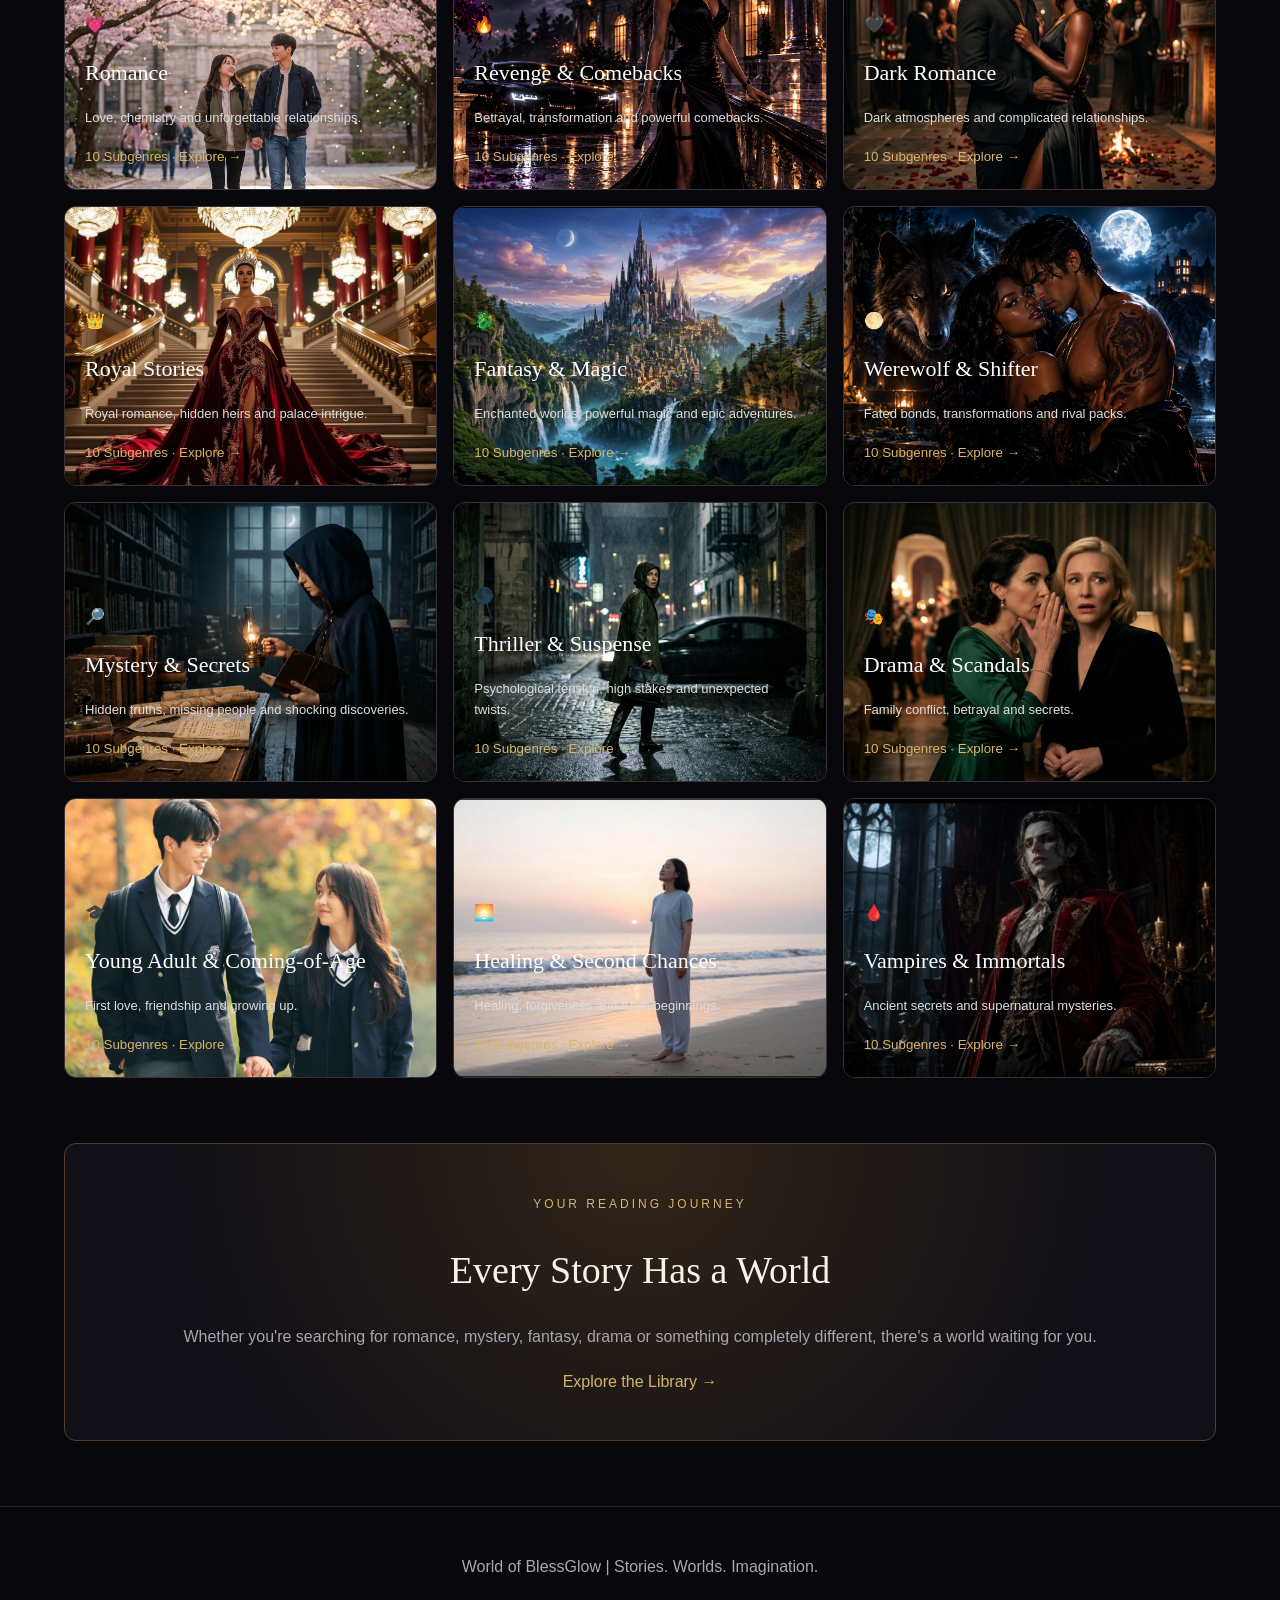
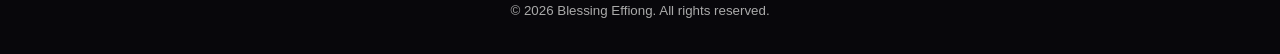
<file: discover.html>
<!DOCTYPE html>
<html lang="en">
<head>
<meta charset="UTF-8">
<meta name="viewport" content="width=device-width, initial-scale=1">
<meta name="theme-color" content="#08070b">
<title>Discover | World of BlessGlow</title>
<meta name="description" content="Explore stories by genre and subgenre.">
<link rel="stylesheet" href="style.css">

<style>
.discover-page{background:#08070b;color:#f7f1e8;min-height:100vh}
.discover-page .nav a.active{color:#d8b56a}
.discover-hero{text-align:center;padding:80px 6%;background:radial-gradient(circle,#51402a,#08070b 70%)}
.discover-hero span,.discover-heading>span,.reading-journey>span{color:#d8b56a;letter-spacing:3px;font-size:12px}
.discover-hero h1{font:clamp(38px,7vw,65px) Georgia,serif;margin:20px 0}
.discover-hero p,.discover-heading p{color:#aaa5ad;line-height:1.8;max-width:650px}
.discover-hero p{margin:auto}
.discover-section{width:90%;max-width:1200px;margin:65px auto}
.discover-heading h2,.reading-journey h2{font:clamp(27px,4vw,38px) Georgia,serif}
.mood-grid,.discover-genre-grid{display:grid;grid-template-columns:repeat(3,1fr);gap:16px}
.mood-card,.genre-card{cursor:pointer;color:white;background:#15121a;border:1px solid #39313a;border-radius:12px}
.mood-card{padding:22px;text-align:left;min-height:140px}
.mood-card span,.mood-card strong{display:block;margin-bottom:10px}
.mood-card span{font-size:24px}
.mood-card strong{font:18px Georgia,serif}
.mood-card small{color:#aaa5ad}
.mood-card.active,.genre-card.active,.mood-card:hover,.genre-card:hover{border-color:#d8b56a}
.discover-search{display:flex;gap:10px;margin:25px 0}
.discover-search input{flex:1;min-width:0;padding:14px;background:#111016;border:1px solid #39313a;border-radius:8px;color:white}
.discover-search button,.clear-filter{background:#d8b56a;color:#100d08;border:0;border-radius:8px;padding:13px 20px;cursor:pointer}
.clear-filter{display:none;margin-bottom:20px}
.clear-filter.show{display:inline-block}
.genre-card{position:relative;min-height:280px;overflow:hidden;padding:0;text-align:left}
.genre-card img{position:absolute;width:100%;height:100%;inset:0;object-fit:cover}
.genre-card:after{content:"";position:absolute;inset:0;background:linear-gradient(transparent,rgba(5,4,7,.95))}
.genre-info{position:absolute;z-index:1;bottom:0;padding:20px}
.genre-info h3{font:22px Georgia,serif}
.genre-info p{font-size:13px;color:#ddd;line-height:1.6}
.genre-info small{color:#d8b56a}
.subgenre-panel,.reading-journey{display:none;background:#111016;border:1px solid #51402a;border-radius:12px;padding:25px;margin-top:25px}
.subgenre-panel.show{display:block}
.subgenre-panel p,.reading-journey p{color:#aaa5ad;line-height:1.8}
.subgenre-list{display:grid;grid-template-columns:repeat(2,1fr);gap:10px}
.subgenre-chip{padding:12px;background:#18151d;border:1px solid #39313a;border-radius:8px;color:#e8d9bc}
.discover-empty{display:none;text-align:center;padding:25px;color:#aaa5ad}
.discover-empty.show{display:block}
.reading-journey{display:block;text-align:center;padding:45px 20px;background:radial-gradient(circle at top,#302519,#111016 70%)}
.reading-journey a{color:#d8b56a}
.discover-footer{text-align:center;padding:30px;border-top:1px solid #28232b;color:#aaa}
@media(max-width:800px){.mood-grid,.discover-genre-grid{grid-template-columns:repeat(2,1fr)}}
@media(max-width:550px){.mood-grid,.discover-genre-grid,.subgenre-list{grid-template-columns:1fr}.discover-search{flex-direction:column}.discover-search button{width:100%}.discover-hero{padding:65px 6%}}
</style>
</head>

<body>
<div class="discover-page">

<header class="site-header">
<a href="index.html" class="brand"><span>World of</span> BlessGlow</a>
<button class="menu-toggle" type="button" aria-label="Open navigation menu" aria-expanded="false">☰</button>
<nav class="nav">
<a href="index.html">Home</a><a href="books.html">Library</a>
<a href="discover.html" class="active">Discover</a><a href="shop.html">Shop</a>
<a href="animations.html">Animations</a><a href="about.html">About</a>
<a href="find-me.html">Find Me</a><a href="contact.html">Contact</a>
</nav>
</header>

<section class="discover-hero">
<span>WORLD OF BLESSGLOW</span>
<h1>Find Your Next Story</h1>
<p>Every reader has a different feeling, curiosity and world they want to escape into. Discover a story that speaks to you.</p>
</section>

<main>
<section class="discover-section">
<div class="discover-heading">
<span>START WITH A FEELING</span>
<h2>What Are You in the Mood to Read?</h2>
<p>Choose a mood to explore matching collections.</p>
</div>

<div class="mood-grid">
<button class="mood-card" data-mood="love"><span>💗</span><strong>In the Mood for Love</strong><small>Romance and heartfelt connections.</small></button>
<button class="mood-card" data-mood="power"><span>🔥</span><strong>Ready for a Comeback</strong><small>Transformation and second chances.</small></button>
<button class="mood-card" data-mood="mystery"><span>🔎</span><strong>Craving a Mystery</strong><small>Secrets and discoveries.</small></button>
<button class="mood-card" data-mood="escape"><span>🐉</span><strong>Want an Escape</strong><small>Magic and extraordinary worlds.</small></button>
<button class="mood-card" data-mood="suspense"><span>🌑</span><strong>Want Some Suspense</strong><small>Tension and gripping stories.</small></button>
<button class="mood-card" data-mood="healing"><span>🌅</span><strong>Need Something Uplifting</strong><small>Healing, hope and fresh beginnings.</small></button>
<button class="mood-card" data-mood="drama"><span>🎭</span><strong>In the Mood for Drama</strong><small>Relationships and scandals.</small></button>
<button class="mood-card" data-mood="intense"><span>🖤</span><strong>Want Something Intense</strong><small>Dark secrets and gothic worlds.</small></button>
<button class="mood-card" data-mood="supernatural"><span>🩸</span><strong>Craving the Supernatural</strong><small>Vampires and immortals.</small></button>
</div>
</section>

<section class="discover-section" id="genreSection">
<div class="discover-heading">
<span>EXPLORE THE COLLECTIONS</span>
<h2>Discover by Genre</h2>
<p>Explore 12 main genres and their 120 subgenres.</p>
</div>

<div class="discover-search">
<input id="genreSearch" type="search" placeholder="Search genres or subgenres..." aria-label="Search genres or subgenres">
<button id="searchButton" type="button">Search</button>
</div>

<button class="clear-filter" id="clearFilter" type="button">Show All 12 Genres</button>
<div class="discover-genre-grid" id="genreGrid"></div>
<div class="discover-empty" id="emptyMessage">No matching genres found. Try another search.</div>

<div class="subgenre-panel" id="subgenrePanel">
<span id="subgenreCount"></span>
<h3 id="subgenreTitle"></h3>
<p id="subgenreDescription"></p>
<div class="subgenre-list" id="subgenreList"></div>
</div>
</section>

<section class="discover-section">
<div class="reading-journey">
<span>YOUR READING JOURNEY</span>
<h2>Every Story Has a World</h2>
<p>Whether you're searching for romance, mystery, fantasy, drama or something completely different, there's a world waiting for you.</p>
<a href="books.html">Explore the Library →</a>
</div>
</section>
</main>

<footer class="discover-footer">
<p>World of BlessGlow | Stories. Worlds. Imagination.</p>
<small>© 2026 Blessing Effiong. All rights reserved.</small>
</footer>
</div>

<script>
const genres=[
["Romance","💗","romance-collection.png","Love, chemistry and unforgettable relationships.","love healing drama","Campus Romance|Slow-Burn Romance|Enemies to Lovers|Friends to Lovers|Second-Chance Love|Forbidden Love|Unrequited Love|Billionaire Romance|Fake Dating|Love Triangle"],
["Revenge & Comebacks","🔥","revenge-collection.png","Betrayal, transformation and powerful comebacks.","power drama intense","Betrayed Heiress|Revenge Against an Ex|Family Revenge|Revenge After Rejection|Secret Identity|The Ultimate Comeback|Revenge and Redemption|From Underdog to Powerful|The Heiress Returns|The Revenge Plan"],
["Dark Romance","🖤","dark-romance-collection.png","Dark atmospheres and complicated relationships.","intense love drama","Obsession and Attraction|Forbidden Dark Love|Gothic Romance|Mafia Romance|Morally Grey Love Interests|Rivals with Chemistry|Dangerous Secrets|Twisted Relationships|Possessive Love|The Dangerous Deal"],
["Royal Stories","👑","royal-collection.png","Royal romance, hidden heirs and palace intrigue.","drama love power","Secret Princess|Hidden Heir|Royal Romance|Arranged Royal Marriage|Lost Princess|Palace Intrigue|Crown and Succession|Exiled Royal|Royal Bodyguard Romance|The Secret Royal Wedding"],
["Fantasy & Magic","🐉","fantasy-collection.png","Enchanted worlds, powerful magic and epic adventures.","escape supernatural mystery","Dark Fantasy|Magical Academy|Witches and Wizards|Cursed Kingdoms|Mythical Creatures|Brutal Fantasy|Elemental Powers|Epic Fantasy Quests|Dragon Riders|Enchanted Realms"],
["Werewolf & Shifter","🌕","werewolf-collection.png","Fated bonds, transformations and rival packs.","escape supernatural love power","Alpha and Luna|Rejected Mates|Fated Mates|Forbidden Mates|Royal Werewolves|Rogue Wolves|Hidden Shifter|Human and Werewolf|The Alpha's Secret|War of the Wolf Packs"],
["Mystery & Secrets","🔎","mystery-collection.png","Hidden truths, missing people and shocking discoveries.","mystery suspense intense","Murder Mystery|The Missing Heiress|Hidden Identity|Family Secrets|Secret Societies|Locked-Room Mystery|Supernatural Mystery|Detective Investigations|The Secret Nobody Knows|The Inheritance Mystery"],
["Thriller & Suspense","🌑","thriller-collection.png","Psychological tension, high stakes and unexpected twists.","suspense mystery intense","Psychological Thriller|Crime Thriller|Conspiracy|Survival Thriller|Cat and Mouse|Domestic Suspense|High-Stakes Pursuits|Political Thriller|The Stalker Next Door|The Dangerous Witness"],
["Drama & Scandals","🎭","drama-collection.png","Family conflict, betrayal and secrets.","drama power love","Family Drama|Betrayal and Lies|Friendship Conflicts|Love Triangles|Marriage Drama|Social-Class Conflict|Secrets and Scandals|Sibling Rivalry|Celebrity Scandals|The Secret Inheritance"],
["Young Adult & Coming-of-Age","🎓","young-adult-collection.png","First love, friendship and growing up.","love drama healing","First Love|School Life|University Life|Academic Rivals|Friendship and Loyalty|Identity and Self-Discovery|Family Expectations|Young Adult Fantasy|Dark Academia|The New Girl"],
["Healing & Second Chances","🌅","healing-collection.png","Healing, forgiveness and fresh beginnings.","healing love power","Healing After Heartbreak|Starting Over|Redemption|Forgiveness and Healing|Rebuilding Trust|Finding Yourself|Fresh Beginnings|Learning to Let Go|Life After Betrayal|Recovering from Loss"],
["Vampires & Immortals","🩸","vampire-collection.png","Ancient secrets and supernatural mysteries.","supernatural intense mystery","Vampire Romance|Ancient Vampires|Vampire Royalty|Immortal Love|Human and Vampire|Vampire Hunters|Cursed Immortals|Supernatural Clans|Vampire Academy|The Forbidden Bloodline"]
];

const grid=document.getElementById("genreGrid"),panel=document.getElementById("subgenrePanel"),search=document.getElementById("genreSearch"),clear=document.getElementById("clearFilter");

function render(list){
grid.innerHTML="";
panel.classList.remove("show");
document.getElementById("emptyMessage").classList.toggle("show",!list.length);
clear.classList.toggle("show",list.length!==genres.length||search.value.trim()!==""||document.querySelector(".mood-card.active")!==null);

list.forEach(g=>{
const card=document.createElement("button");
card.className="genre-card";
card.type="button";
const img=document.createElement("img");
img.src=g[2];img.alt=g[0];img.loading="lazy";
img.onerror=()=>img.style.display="none";
const info=document.createElement("div");
info.className="genre-info";
const icon=document.createElement("span");
icon.textContent=g[1];
const title=document.createElement("h3");title.textContent=g[0];
const desc=document.createElement("p");desc.textContent=g[3];
const label=document.createElement("small");label.textContent="10 Subgenres · Explore →";
info.append(icon,title,desc,label);card.append(img,info);
card.onclick=()=>{
document.querySelectorAll(".genre-card").forEach(c=>c.classList.remove("active"));
card.classList.add("active");
document.getElementById("subgenreTitle").textContent=g[1]+" "+g[0];
document.getElementById("subgenreDescription").textContent=g[3];
const list=document.getElementById("subgenreList");list.innerHTML="";
g[5].split("|").forEach((s,i)=>{
const chip=document.createElement("div");chip.className="subgenre-chip";
chip.textContent=String(i+1).padStart(2,"0")+"  "+s;list.appendChild(chip);
});
document.getElementById("subgenreCount").textContent="10 SUBGENRES";
panel.classList.add("show");
panel.scrollIntoView({behavior:"smooth",block:"nearest"});
};
grid.appendChild(card);
});
}

function filter(){
document.querySelectorAll(".mood-card").forEach(c=>c.classList.remove("active"));
const q=search.value.trim().toLowerCase();
render(genres.filter(g=>[g[0],g[3],...g[5].split("|")].some(v=>v.toLowerCase().includes(q))));
}

search.addEventListener("input",filter);
document.getElementById("searchButton").onclick=filter;
search.addEventListener("keydown",e=>{if(e.key==="Enter")filter();});

document.querySelectorAll(".mood-card").forEach(card=>{
card.onclick=()=>{
search.value="";
document.querySelectorAll(".mood-card").forEach(c=>c.classList.toggle("active",c===card));
render(genres.filter(g=>g[4].split(" ").includes(card.dataset.mood)));
document.getElementById("genreSection").scrollIntoView({behavior:"smooth"});
};
});

clear.onclick=()=>{
search.value="";
document.querySelectorAll(".mood-card").forEach(c=>c.classList.remove("active"));
render(genres);
};

render(genres);
</script>

<script src="script.js"></script>
</body>
                                                                                       </html>
</file>
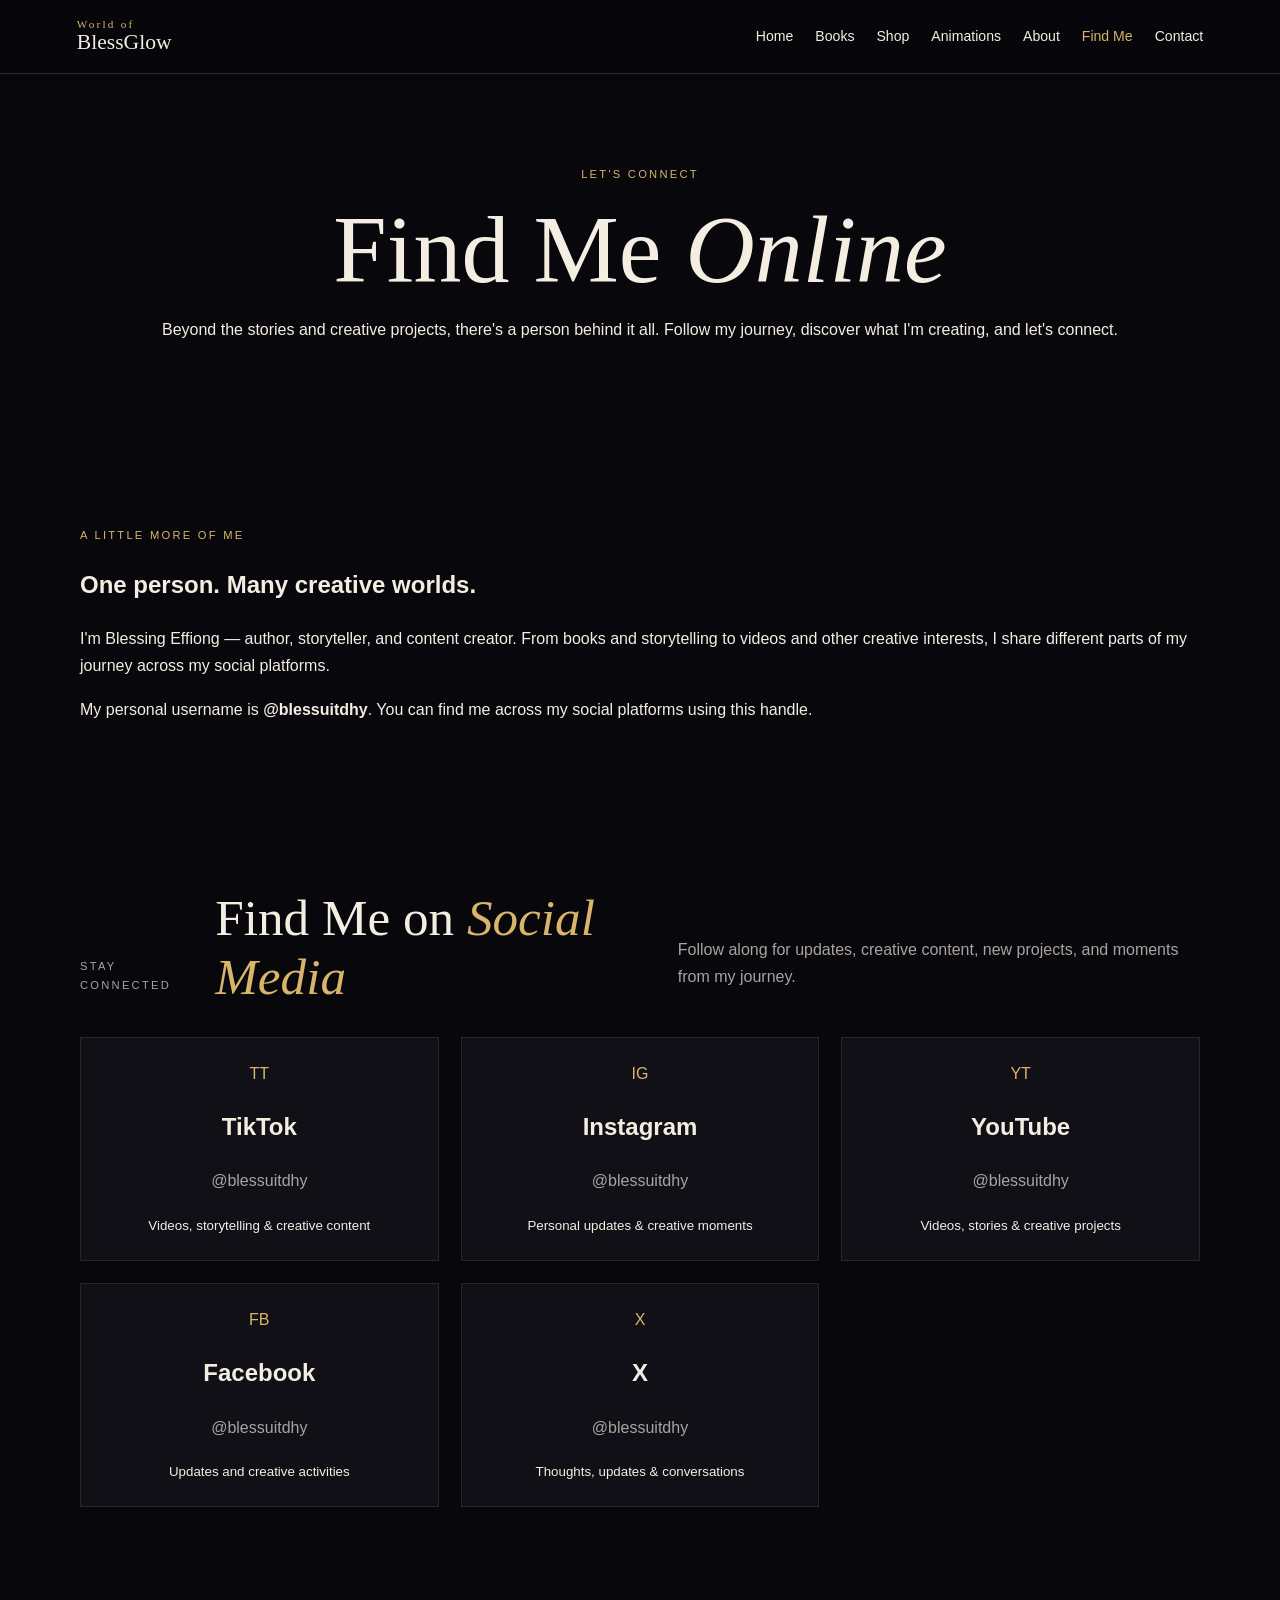
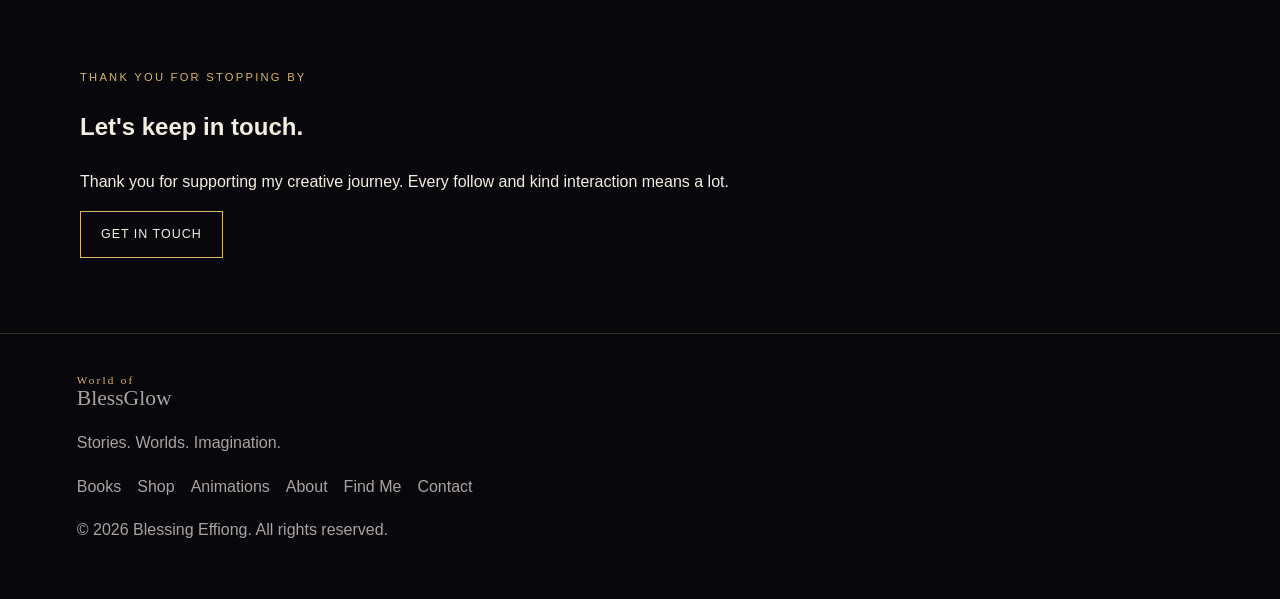
<file: find-me.html>
<!DOCTYPE html>
<html lang="en">
<head>
  <meta charset="UTF-8">
  <meta name="viewport" content="width=device-width, initial-scale=1.0">
  <meta name="theme-color" content="#08070b">

  <title>Find Me Online | Blessing Effiong</title>

  <link rel="stylesheet" href="style.css">
</head>

<body>

  <!-- HEADER -->
  <header class="site-header">
    <a class="brand" href="index.html">
      <span>World of</span> BlessGlow
    </a>

    <button class="menu-toggle" aria-label="Toggle navigation">
      ☰
    </button>

    <nav class="nav">
      <a href="index.html">Home</a>
      <a href="books.html">Books</a>
      <a href="shop.html">Shop</a>
      <a href="animations.html">Animations</a>
      <a href="about.html">About</a>
      <a class="active" href="find-me.html">Find Me</a>
      <a href="contact.html">Contact</a>
    </nav>
  </header>


  <main>

    <!-- PAGE HERO -->
    <section class="page-hero">
      <p class="eyebrow">LET'S CONNECT</p>

      <h1>Find Me <em>Online</em></h1>

      <p>
        Beyond the stories and creative projects, there's a person
        behind it all. Follow my journey, discover what I'm creating,
        and let's connect.
      </p>
    </section>


    <!-- PERSONAL INTRODUCTION -->
    <section class="section find-me-intro">

      <p class="eyebrow">A LITTLE MORE OF ME</p>

      <h2>One person. Many creative worlds.</h2>

      <p>
        I'm Blessing Effiong — author, storyteller, and content
        creator. From books and storytelling to videos and other
        creative interests, I share different parts of my journey
        across my social platforms.
      </p>

      <p>
        My personal username is <strong>@blessuitdhy</strong>.
        You can find me across my social platforms using this handle.
      </p>

    </section>


    <!-- SOCIAL MEDIA -->
    <section class="section">

      <div class="section-heading">
        <p class="eyebrow">STAY CONNECTED</p>

        <h2>Find Me on <em>Social Media</em></h2>

        <p>
          Follow along for updates, creative content, new projects,
          and moments from my journey.
        </p>
      </div>


      <div class="social-grid">

        <!-- TIKTOK -->
        <a
          class="social-card"
          href="https://www.tiktok.com/@blessuitdhy"
          target="_blank"
          rel="noopener noreferrer"
        >
          <span>TT</span>
          <h2>TikTok</h2>
          <p>@blessuitdhy</p>
          <small>Videos, storytelling & creative content</small>
        </a>


        <!-- INSTAGRAM -->
        <a
          class="social-card"
          href="https://www.instagram.com/blessuitdhy/"
          target="_blank"
          rel="noopener noreferrer"
        >
          <span>IG</span>
          <h2>Instagram</h2>
          <p>@blessuitdhy</p>
          <small>Personal updates & creative moments</small>
        </a>


        <!-- YOUTUBE -->
        <a
          class="social-card"
          href="https://www.youtube.com/@blessuitdhy"
          target="_blank"
          rel="noopener noreferrer"
        >
          <span>YT</span>
          <h2>YouTube</h2>
          <p>@blessuitdhy</p>
          <small>Videos, stories & creative projects</small>
        </a>


        <!-- FACEBOOK -->
        <a
          class="social-card"
          href="https://www.facebook.com/blessuitdhy"
          target="_blank"
          rel="noopener noreferrer"
        >
          <span>FB</span>
          <h2>Facebook</h2>
          <p>@blessuitdhy</p>
          <small>Updates and creative activities</small>
        </a>


        <!-- X -->
        <a
          class="social-card"
          href="https://x.com/blessuitdhy"
          target="_blank"
          rel="noopener noreferrer"
        >
          <span>X</span>
          <h2>X</h2>
          <p>@blessuitdhy</p>
          <small>Thoughts, updates & conversations</small>
        </a>

      </div>

    </section>


    <!-- CLOSING -->
    <section class="section find-me-closing">

      <p class="eyebrow">THANK YOU FOR STOPPING BY</p>

      <h2>Let's keep in touch.</h2>

      <p>
        Thank you for supporting my creative journey.
        Every follow and kind interaction means a lot.
      </p>

      <a href="contact.html" class="btn">Get in Touch</a>

    </section>

  </main>


  <!-- FOOTER -->
  <footer>

    <div>
      <a class="brand" href="index.html">
        <span>World of</span> BlessGlow
      </a>

      <p>Stories. Worlds. Imagination.</p>
    </div>

    <div class="footer-links">
      <a href="books.html">Books</a>
      <a href="shop.html">Shop</a>
      <a href="animations.html">Animations</a>
      <a href="about.html">About</a>
      <a href="find-me.html">Find Me</a>
      <a href="contact.html">Contact</a>
    </div>

    <p class="copyright">
      © 2026 Blessing Effiong. All rights reserved.
    </p>

  </footer>

  <script src="script.js"></script>

</body>
  </html>
</file>
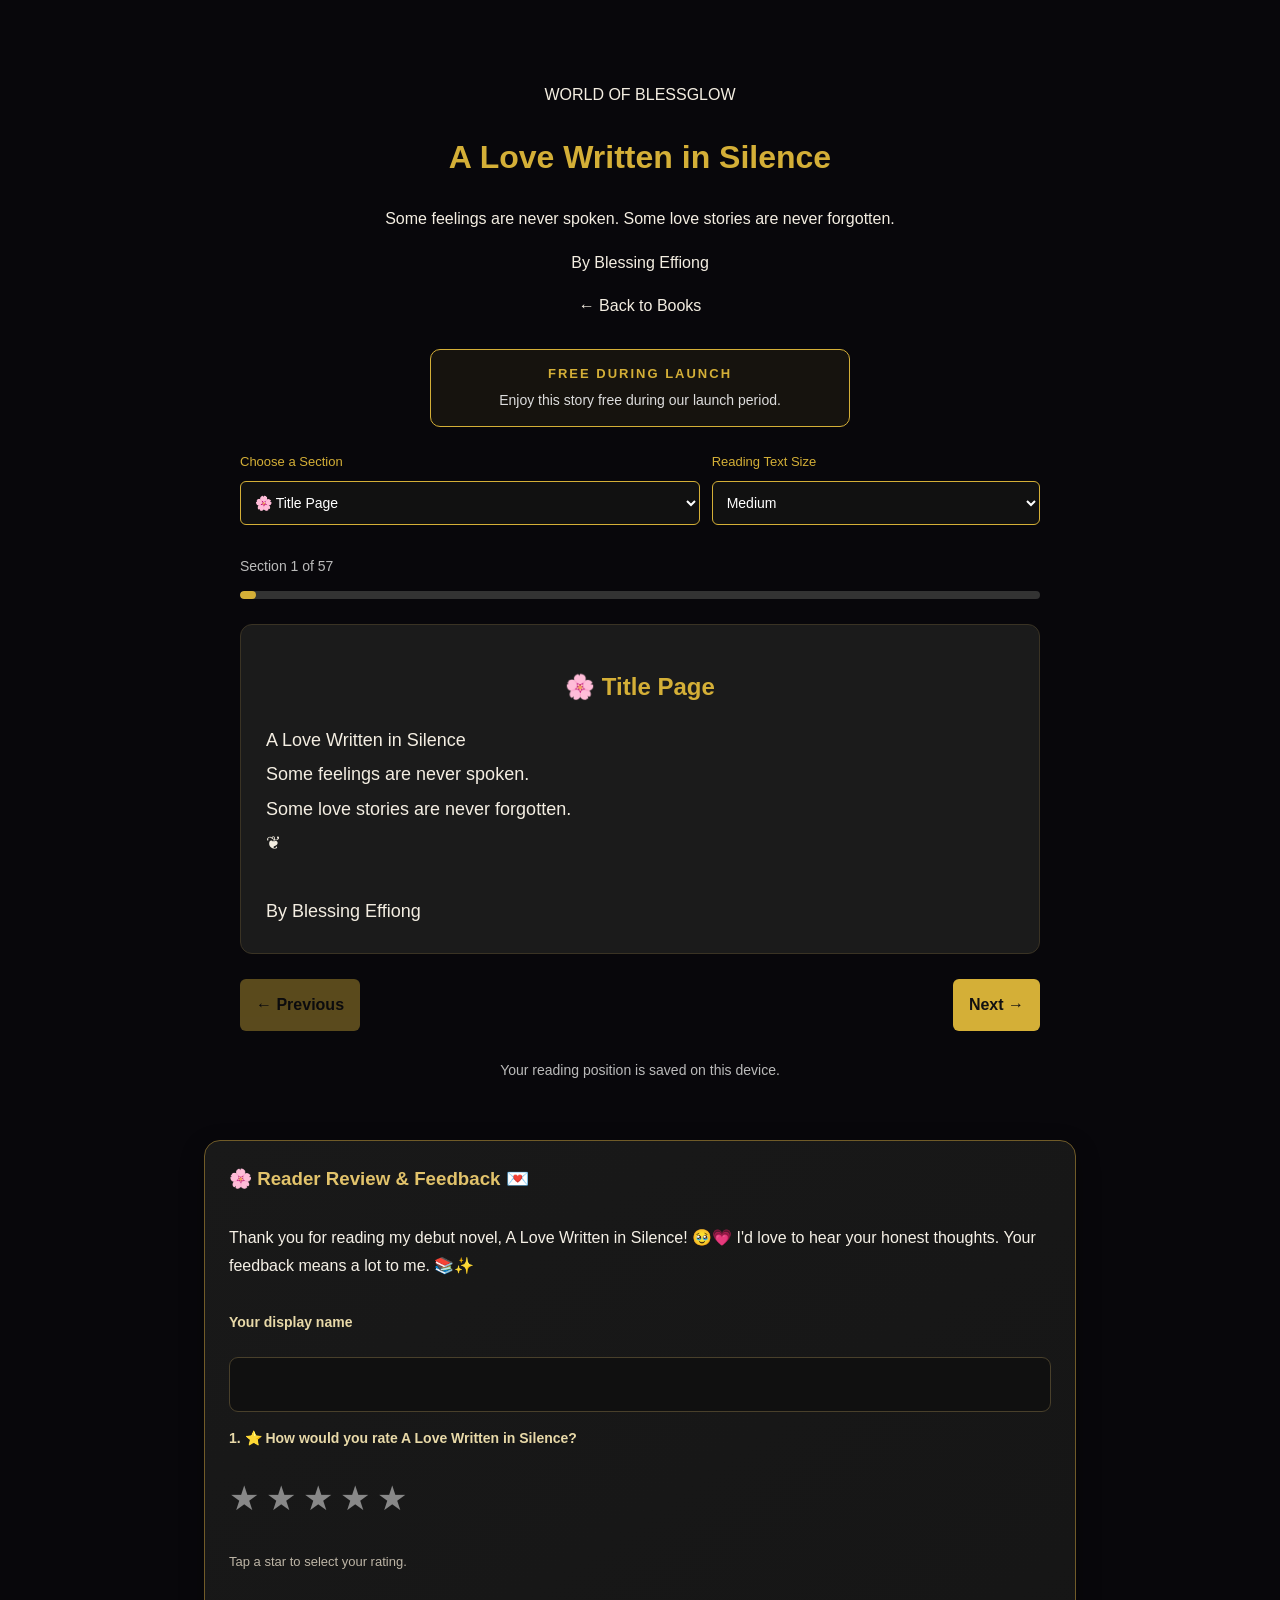
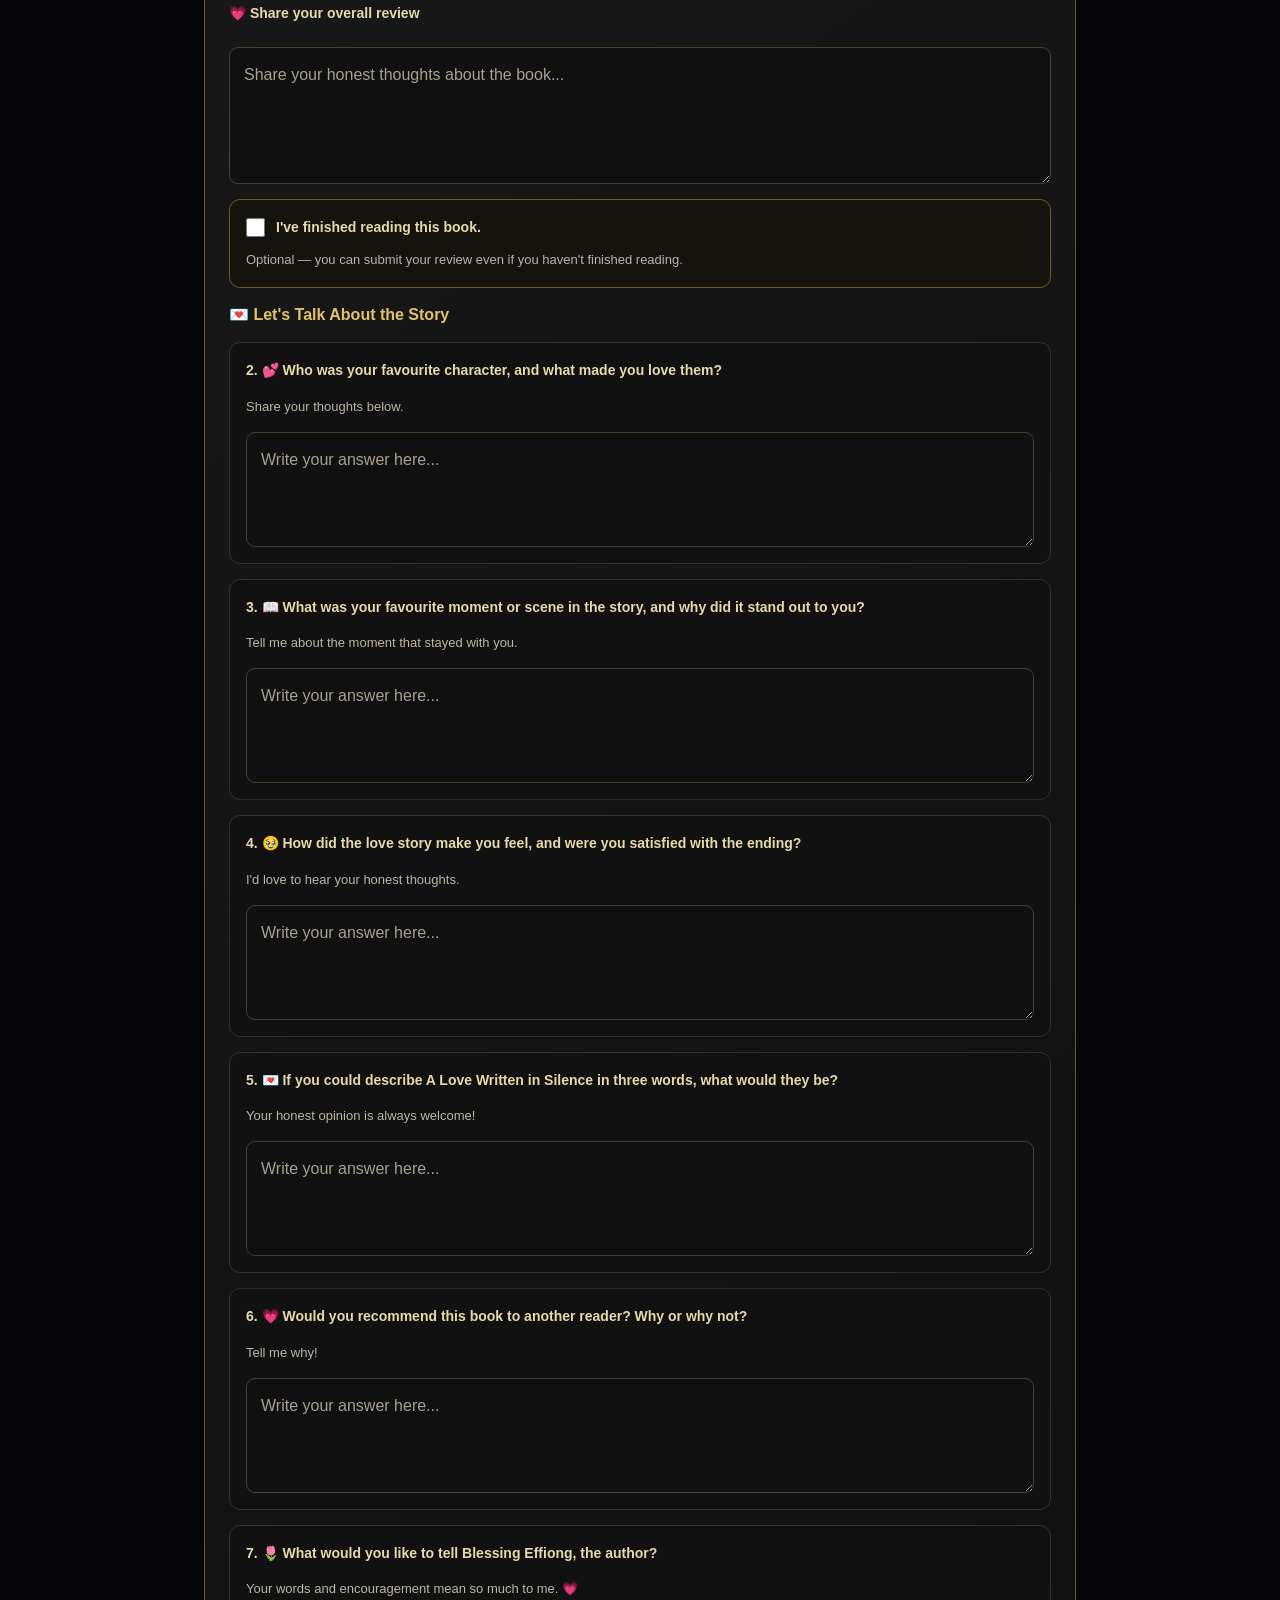
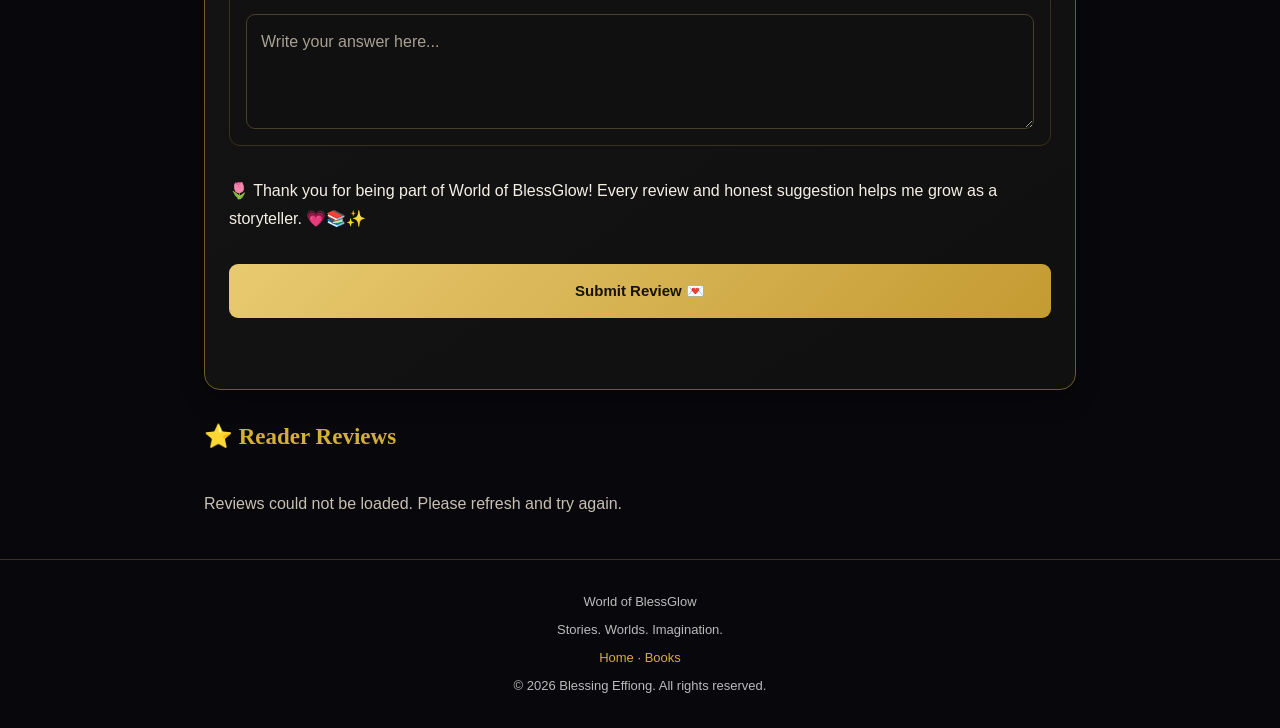
<file: read-love.html>
<!DOCTYPE html>
<html lang="en">
<head>
  <meta charset="UTF-8">
  <meta name="viewport" content="width=device-width, initial-scale=1.0">
  <meta name="theme-color" content="#111111">

  <title>A Love Written in Silence | World of BlessGlow</title>

  <link rel="stylesheet" href="style.css">
  <link rel="stylesheet" href="reviews.css">

  <style>
    .reading-room {
      max-width: 850px;
      margin: 40px auto 0;
      padding: 25px;
    }

    .book-intro {
      text-align: center;
      margin-bottom: 30px;
    }

    .book-intro h1 {
      color: #d4af37;
    }

    .launch-notice {
      max-width: 420px;
      margin: 20px auto;
      padding: 13px 16px;
      border: 1px solid #d4af37;
      border-radius: 10px;
      background: rgba(212, 175, 55, 0.07);
      text-align: center;
    }

    .launch-notice strong {
      display: block;
      color: #d4af37;
      font-size: 13px;
      letter-spacing: 2px;
      margin-bottom: 4px;
    }

    .launch-notice p {
      color: #ddd;
      margin: 0;
      font-size: 14px;
    }

    .reader-settings {
      display: grid;
      grid-template-columns: minmax(0, 1.4fr) minmax(0, 1fr);
      gap: 12px;
      margin: 24px 0 30px;
    }

    .setting-group {
      min-width: 0;
    }

    .setting-group label {
      display: block;
      color: #d4af37;
      font-size: 13px;
      margin-bottom: 8px;
    }

    .setting-select {
      display: block;
      width: 100%;
      min-width: 0;
      padding: 12px 10px;
      background: #111;
      color: #fff;
      border: 1px solid #d4af37;
      border-radius: 6px;
      font-size: 14px;
    }

    .reader-progress {
      margin: 0 0 25px;
    }

    .reader-note {
      color: #bbb;
      text-align: left;
      font-size: 14px;
      margin: 0 0 12px;
    }

    .reading-progress-track {
      width: 100%;
      height: 8px;
      margin: 0;
      overflow: hidden;
      border-radius: 20px;
      background: #333;
      border: none;
    }

    .reading-progress-fill {
      width: 0%;
      height: 100%;
      border-radius: 20px;
      background: #d4af37;
      transition: width 0.3s ease;
    }

    .chapter-panel {
      background: #1b1b1b;
      border: 1px solid #3a3324;
      border-radius: 12px;
      padding: 25px;
      line-height: 1.9;
    }

    .chapter-panel h2 {
      color: #d4af37;
      text-align: center;
      line-height: 1.4;
    }

    .chapter-text {
      white-space: pre-wrap;
      overflow-wrap: anywhere;
      min-height: 180px;
      font-size: 18px;
      line-height: 1.9;
      transition: font-size 0.15s ease;
    }

    .reader-controls {
      display: flex;
      justify-content: space-between;
      align-items: center;
      gap: 12px;
      margin-top: 25px;
    }

    .reader-controls button,
    .reader-controls a {
      background: #d4af37;
      color: #111;
      border: none;
      border-radius: 6px;
      padding: 12px 16px;
      font-weight: bold;
      text-decoration: none;
      cursor: pointer;
    }

    .reader-controls button:disabled {
      opacity: 0.4;
      cursor: not-allowed;
    }

    .reading-position-note {
      color: #bbb;
      text-align: center;
      font-size: 14px;
      line-height: 1.6;
      margin: 28px 0 10px;
    }

    .site-footer {
      margin-top: 0;
      padding: 25px 15px;
      border-top: 1px solid #3a3324;
      color: #bbb;
      font-family: Arial, sans-serif;
      font-size: 13px;
      text-align: center;
    }

    .site-footer p {
      margin: 6px 0;
    }

    .site-footer a {
      color: #d4af37;
      text-decoration: none;
    }

    @media (max-width: 500px) {
      .reading-room {
        padding: 15px;
        margin: 20px auto 0;
      }

      .reader-settings {
        grid-template-columns: minmax(0, 1.15fr) minmax(0, 1fr);
        gap: 8px;
        margin-bottom: 30px;
      }

      .setting-group label {
        font-size: 12px;
      }

      .setting-select {
        padding: 11px 6px;
        font-size: 13px;
      }

      .chapter-panel {
        padding: 18px;
      }

      .reader-controls button,
      .reader-controls a {
        padding: 12px;
        font-size: 13px;
      }

      .chapter-text {
        line-height: 1.85;
      }

      .reading-position-note {
        font-size: 14px;
        margin-top: 28px;
      }
    }
  </style>
</head>

<body>

  <main class="reading-room">

    <div class="book-intro">
      <p>WORLD OF BLESSGLOW</p>

      <h1>A Love Written in Silence</h1>

      <p>
        Some feelings are never spoken.
        Some love stories are never forgotten.
      </p>

      <p>By Blessing Effiong</p>

      <p>
        <a href="books.html">← Back to Books</a>
      </p>
    </div>

    <div class="launch-notice">
      <strong>FREE DURING LAUNCH</strong>
      <p>Enjoy this story free during our launch period.</p>
    </div>

    <div class="reader-settings">

      <div class="setting-group">
        <label for="chapterSelect">Choose a Section</label>

        <select id="chapterSelect" class="setting-select">
          <option value="">Loading manuscript...</option>
        </select>
      </div>

      <div class="setting-group">
        <label for="textSizeSelect">Reading Text Size</label>

        <select id="textSizeSelect" class="setting-select">
          <option value="16">Small</option>
          <option value="18" selected>Medium</option>
          <option value="21">Large</option>
          <option value="24">Extra Large</option>
        </select>
      </div>

    </div>

    <div class="reader-progress">
      <p class="reader-note" id="readingProgress">
        Section 1 of 1
      </p>

      <div
        class="reading-progress-track"
        id="readingProgressBar"
        role="progressbar"
        aria-label="Book reading progress"
        aria-valuemin="0"
        aria-valuemax="100"
        aria-valuenow="0"
      >
        <div
          class="reading-progress-fill"
          id="readingProgressFill"
        ></div>
      </div>
    </div>

    <section class="chapter-panel">
      <h2 id="chapterTitle">Loading your book...</h2>

      <div id="chapterText" class="chapter-text">
        Please wait while your manuscript loads.
      </div>
    </section>

    <div class="reader-controls">
      <button id="previousButton" type="button" disabled>
        ← Previous
      </button>

      <button id="nextButton" type="button" disabled>
        Next →
      </button>
    </div>

    <p class="reading-position-note">
      Your reading position is saved on this device.
    </p>

  </main>

  <!-- REVIEWS: A LOVE WRITTEN IN SILENCE -->
  <section
    id="book-reviews"
    data-book-reviews="a-love-written-in-silence"
    aria-label="Reviews for A Love Written in Silence"
  ></section>

  <footer class="site-footer">
    <p>World of BlessGlow</p>
    <p>Stories. Worlds. Imagination.</p>

    <p>
      <a href="index.html">Home</a> ·
      <a href="books.html">Books</a>
    </p>

    <p>© 2026 Blessing Effiong. All rights reserved.</p>
  </footer>

  <!-- MANUSCRIPT DATA -->
  <script src="love-chapters.js"></script>

  <!-- READER FUNCTIONALITY -->
  <script>
  (function () {
    "use strict";

    const chapterTitle = document.getElementById("chapterTitle");
    const chapterText = document.getElementById("chapterText");
    const chapterSelect = document.getElementById("chapterSelect");
    const textSizeSelect = document.getElementById("textSizeSelect");
    const prevButton = document.getElementById("previousButton");
    const nextButton = document.getElementById("nextButton");
    const progressElement = document.getElementById("readingProgress");
    const progressBar = document.getElementById("readingProgressBar");
    const progressFill = document.getElementById("readingProgressFill");

    const STORAGE_KEY = "blessglow-love-reader-section-progress-v2";
    const TEXT_SIZE_KEY = "blessglow-love-reader-text-size-v1";
    const book = window.LOVE_BOOK;

    function showError(message) {
      chapterTitle.textContent = "Manuscript unavailable";
      chapterText.textContent = message;
      chapterSelect.replaceChildren(
        new Option("Unable to load manuscript", "")
      );

      prevButton.disabled = true;
      nextButton.disabled = true;
      progressElement.textContent = "Section 0 of 0";
      progressFill.style.width = "0%";
      progressBar.setAttribute("aria-valuenow", "0");
    }

    try {
      const savedSize = localStorage.getItem(TEXT_SIZE_KEY);

      if (["16", "18", "21", "24"].includes(savedSize)) {
        textSizeSelect.value = savedSize;
      }
    } catch (error) {}

    function applyTextSize() {
      chapterText.style.fontSize = textSizeSelect.value + "px";

      try {
        localStorage.setItem(TEXT_SIZE_KEY, textSizeSelect.value);
      } catch (error) {}
    }

    textSizeSelect.addEventListener("change", applyTextSize);
    applyTextSize();

    if (!book || !Array.isArray(book.chapters)) {
      showError(
        "The manuscript could not be loaded. Please check love-chapters.js."
      );
      return;
    }

    const sections = [];

    function addSection(type, title, content, number) {
      if (typeof content !== "string" || !content.trim()) return;

      sections.push({
        type,
        title,
        content: content.trim(),
        number: number || null
      });
    }

    function buildFrontMatter() {
      const frontMatter = String(book.frontMatter || "")
        .replace(/\r\n/g, "\n")
        .trim();

      if (!frontMatter) return;

      const parts = frontMatter.split(
        /\f(?=(?:Copyright\b|Dedication\b|Introduction\b|🎵\s*A Reading Playlist|📖\s*Table of Contents))/i
      );

      parts.forEach(function (part) {
        const content = part.replace(/\f/g, "\n").trim();

        if (!content) return;

        if (/^Copyright\b/i.test(content)) {
          addSection("front", "© Copyright & Disclaimer", content);
        } else if (/^Dedication\b/i.test(content)) {
          addSection("front", "💛 Dedication", content);
        } else if (/^Introduction\b/i.test(content)) {
          addSection("front", "📖 Introduction", content);
        } else if (/^🎵\s*A Reading Playlist/i.test(content)) {
          addSection("front", "🎵 Reading Playlist", content);
        } else if (/^📖\s*Table of Contents/i.test(content)) {
          addSection("front", "📖 Table of Contents", content);
        } else {
          addSection("front", "🌸 Title Page", content);
        }
      });
    }

    function buildChapters() {
      book.chapters.forEach(function (chapter, index) {
        const number = chapter.number || index + 1;
        const content = String(chapter.content || "").trim();

        if (!content) return;

        const lines = content.split(/\r?\n/).filter(function (line) {
          return line.trim();
        });

        let subtitle = lines.length > 1 ? lines[1].trim() : "";

        if (/^chapter\s+\d+/i.test(subtitle)) {
          subtitle = "";
        }

        sections.push({
          type: "chapter",
          title: subtitle
            ? `Chapter ${number} — ${subtitle}`
            : `Chapter ${number}`,
          heading: `Chapter ${number}`,
          content,
          number
        });
      });
    }

    function buildBackMatter() {
      const text = String(book.backMatter || "")
        .replace(/\r\n/g, "\n")
        .replace(/\f/g, "\n")
        .trim();

      if (!text) return;

      const lines = text.split("\n");
      let title = "";
      let content = [];

      function saveSection() {
        if (title && content.length) {
          addSection("back", title, content.join("\n"));
        }

        title = "";
        content = [];
      }

      lines.forEach(function (line) {
        const heading = line.trim().toLowerCase();

        if (/^(acknowledgements|acknowledgments)\s*[:—-]?\s*$/.test(heading)) {
          saveSection();
          title = "🌸 Acknowledgements";
          content = [line];
        } else if (/^about the author\s*[:—-]?\s*$/.test(heading)) {
          saveSection();
          title = "🌸 About the Author";
          content = [line];
        } else if (/^thank you for reading\s*[:—-]?\s*$/.test(heading)) {
          saveSection();
          title = "💌 Thank You for Reading";
          content = [line];
        } else {
          content.push(line);
        }
      });

      saveSection();
    }

    buildFrontMatter();
    buildChapters();
    buildBackMatter();

    if (!sections.length) {
      showError("No manuscript sections were found in love-chapters.js.");
      return;
    }

    chapterSelect.replaceChildren();

    sections.forEach(function (section, index) {
      chapterSelect.add(
        new Option(section.title, String(index))
      );
    });

    let currentIndex = 0;

    try {
      const savedIndex = Number(localStorage.getItem(STORAGE_KEY));

      if (
        Number.isInteger(savedIndex) &&
        savedIndex >= 0 &&
        savedIndex < sections.length
      ) {
        currentIndex = savedIndex;
      }
    } catch (error) {}

    function showSection() {
      const section = sections[currentIndex];

      chapterSelect.value = String(currentIndex);
      chapterTitle.textContent = section.heading || section.title;
      chapterText.textContent = section.content;

      prevButton.disabled = currentIndex === 0;
      nextButton.disabled = currentIndex === sections.length - 1;

      const percentage = Math.round(
        ((currentIndex + 1) / sections.length) * 100
      );

      progressElement.textContent =
        `Section ${currentIndex + 1} of ${sections.length}`;

      progressFill.style.width = percentage + "%";
      progressBar.setAttribute("aria-valuenow", String(percentage));

      try {
        localStorage.setItem(STORAGE_KEY, String(currentIndex));
      } catch (error) {}
    }

    prevButton.addEventListener("click", function () {
      if (currentIndex > 0) {
        currentIndex--;
        showSection();
      }
    });

    nextButton.addEventListener("click", function () {
      if (currentIndex < sections.length - 1) {
        currentIndex++;
        showSection();
      }
    });

    chapterSelect.addEventListener("change", function () {
      const index = Number(chapterSelect.value);

      if (Number.isInteger(index) && index >= 0 && index < sections.length) {
        currentIndex = index;
        showSection();
      }
    });

    showSection();
  })();
  </script>

  <!-- PUBLIC REVIEW SYSTEM -->
  <script src="reviews.js"></script>

</body>
  </html>
</file>
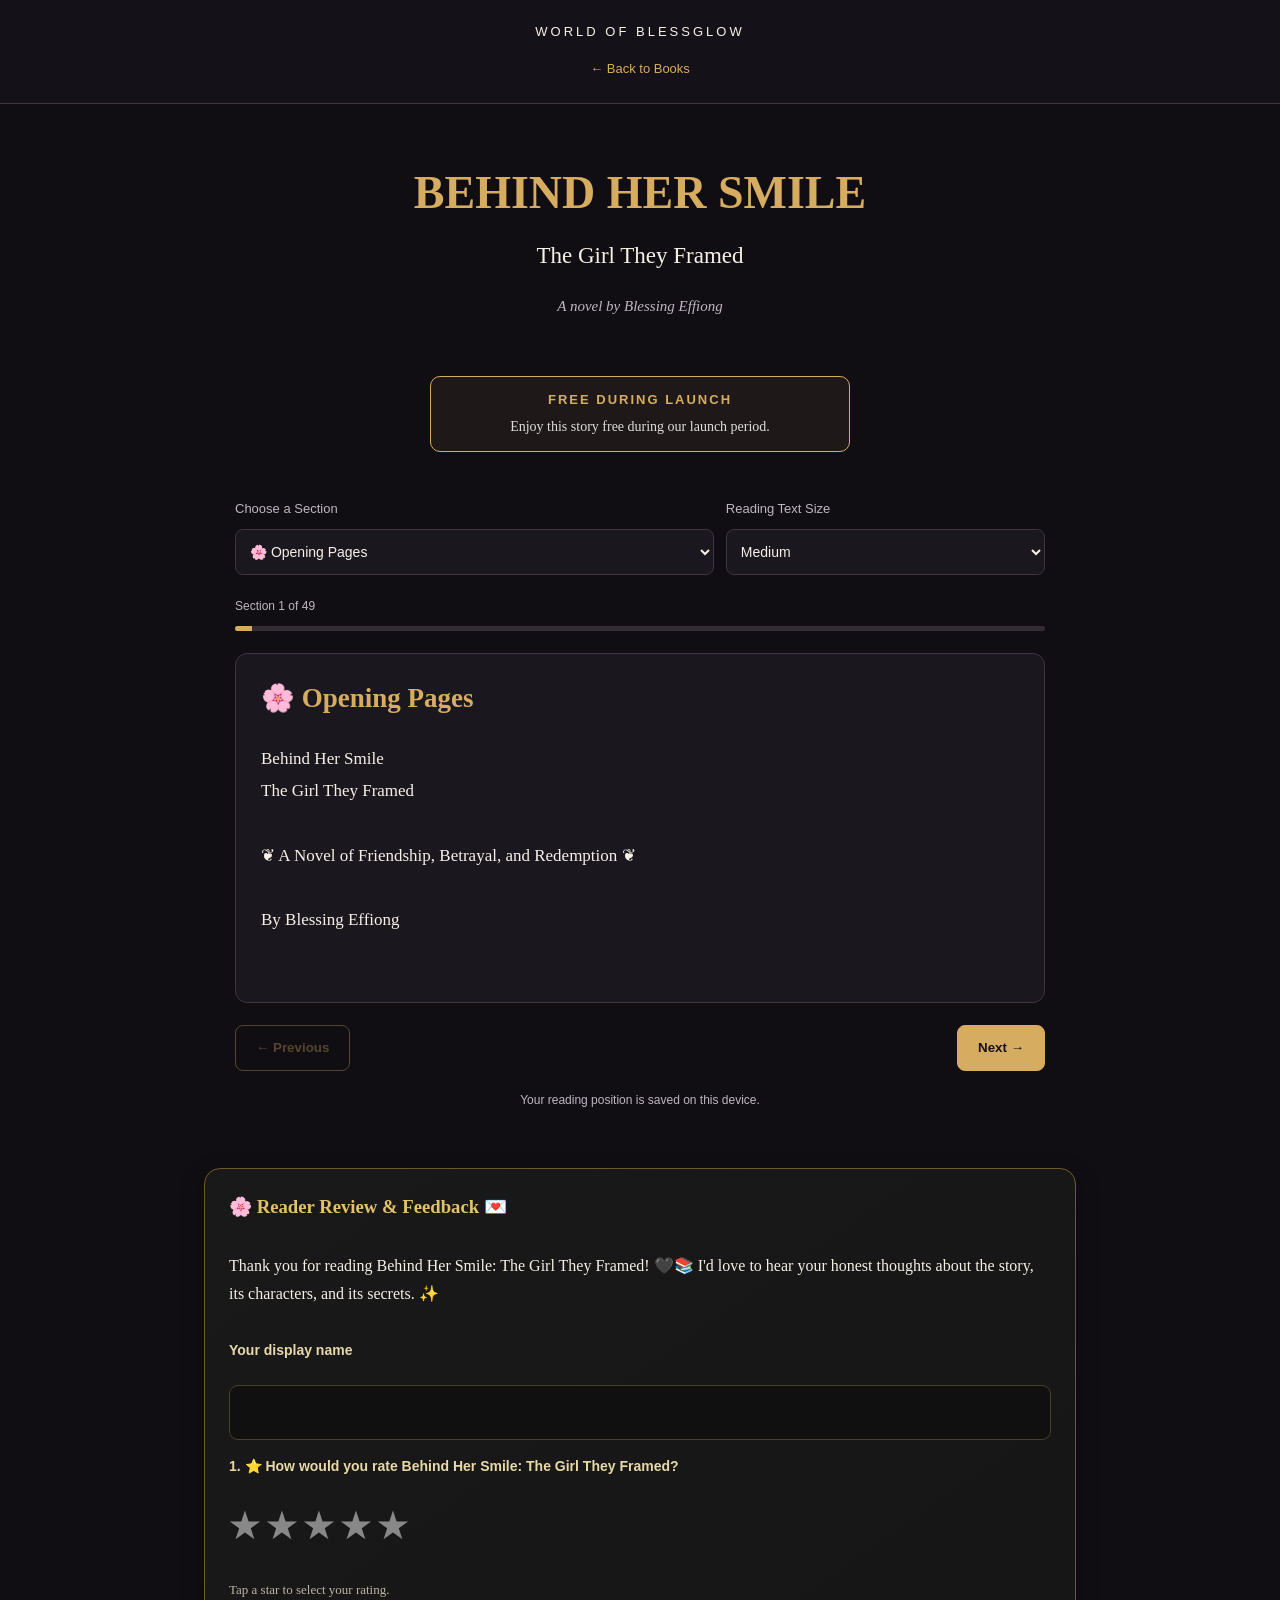
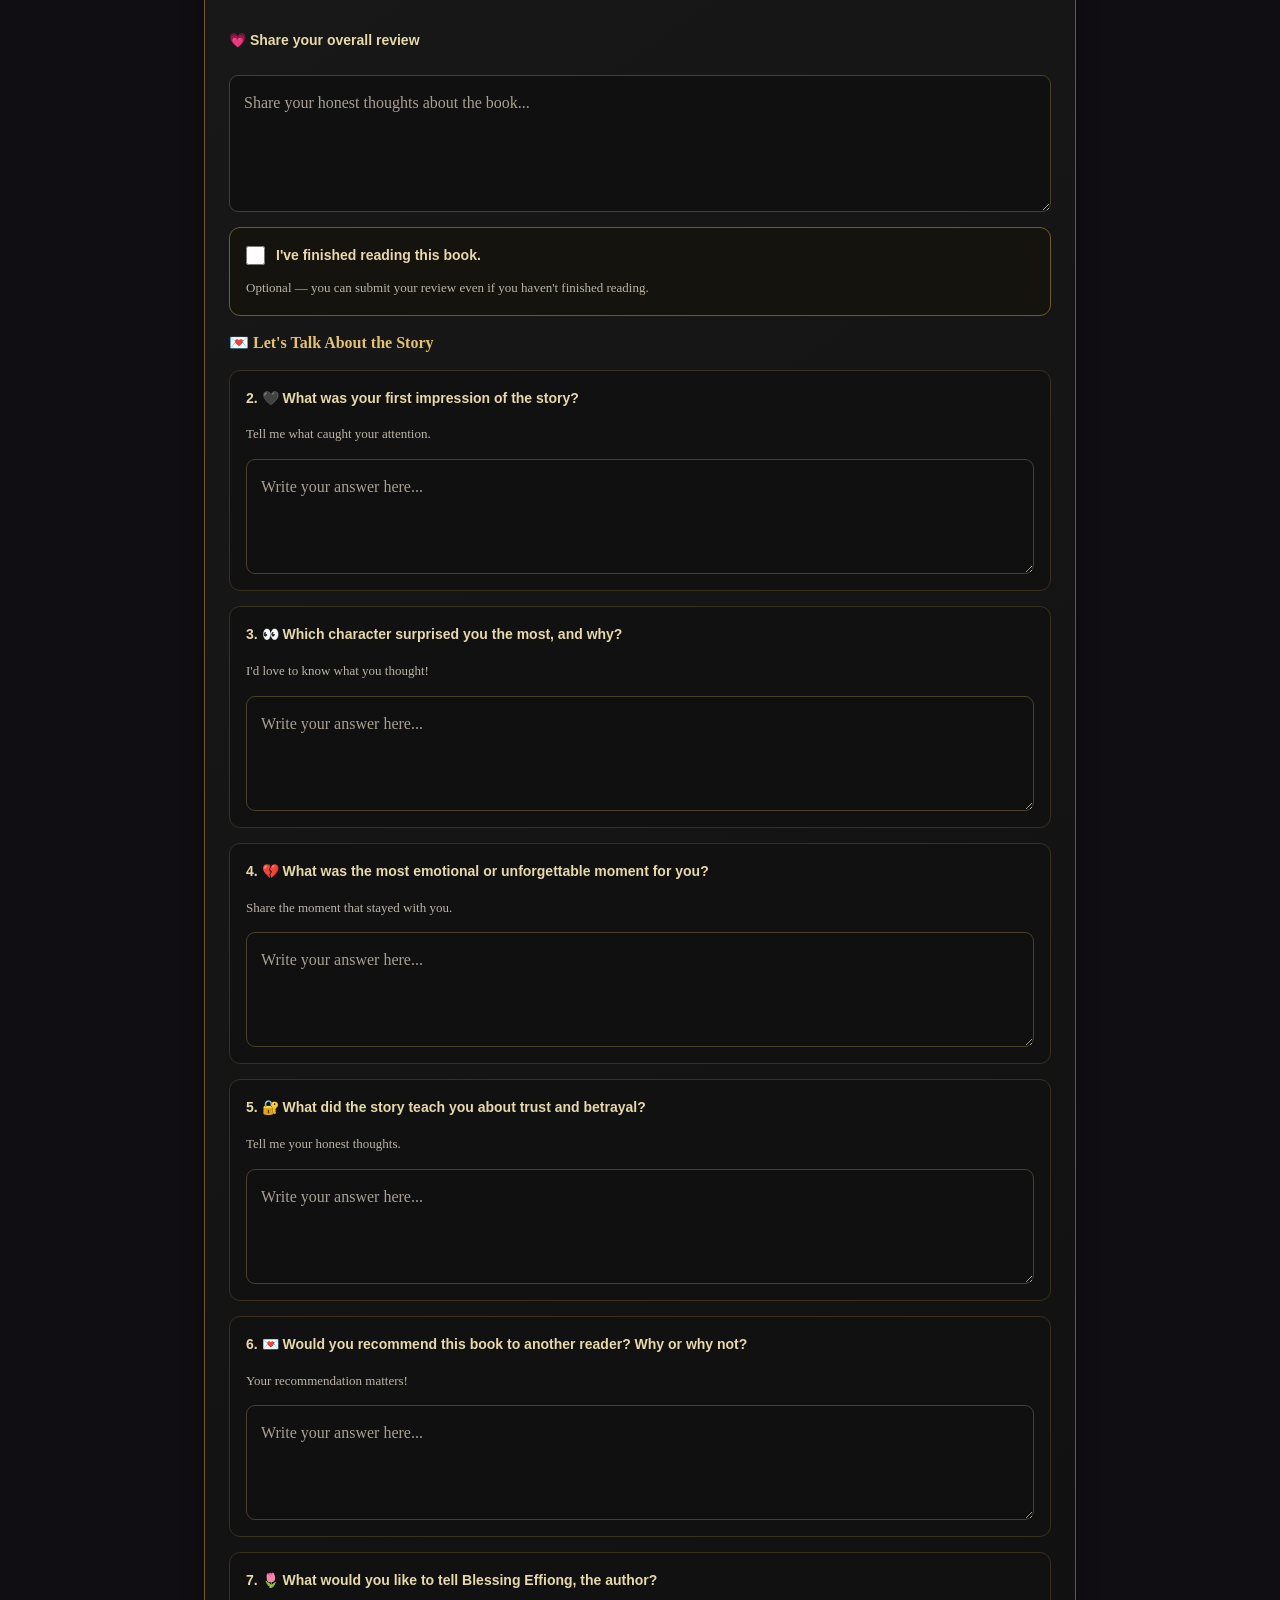
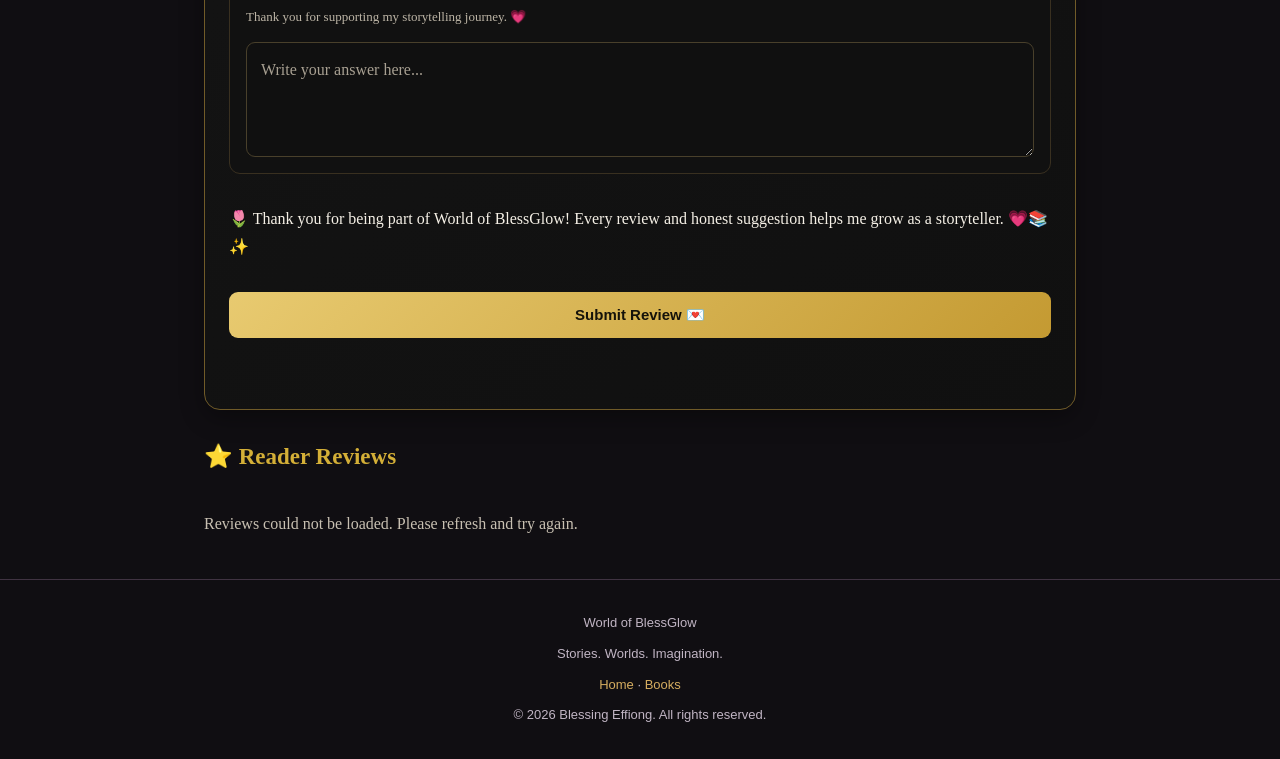
<file: read-smile.html>
<!DOCTYPE html>
<html lang="en">
<head>
  <meta charset="UTF-8">
  <meta name="viewport" content="width=device-width, initial-scale=1.0">

  <meta name="theme-color" content="#100e12">

  <title>Behind Her Smile: The Girl They Framed | World of BlessGlow</title>

  <meta name="description"
        content="Read Behind Her Smile: The Girl They Framed, a novel by Blessing Effiong.">

  <style>
    :root {
      --gold: #d6ad60;
      --background: #100e12;
      --panel: #1b171e;
      --text: #f7f0e7;
      --muted: #c1b5c4;
      --border: #403342;
    }

    * {
      box-sizing: border-box;
    }

    body {
      margin: 0;
      background: var(--background);
      color: var(--text);
      font-family: Georgia, "Times New Roman", serif;
      line-height: 1.9;
    }

    header {
      padding: 20px;
      text-align: center;
      background: #151118;
      border-bottom: 1px solid var(--border);
    }

    a {
      color: var(--gold);
      text-decoration: none;
    }

    .brand {
      font-family: Arial, sans-serif;
      font-size: 13px;
      letter-spacing: 3px;
      text-transform: uppercase;
    }

    .back-link {
      display: inline-block;
      margin-top: 12px;
      font-family: Arial, sans-serif;
      font-size: 13px;
    }

    .hero {
      max-width: 850px;
      margin: 35px auto 15px;
      padding: 25px 20px;
      text-align: center;
    }

    .hero h1 {
      margin: 0;
      color: var(--gold);
      font-size: clamp(30px, 7vw, 46px);
      line-height: 1.25;
    }

    .subtitle {
      margin: 12px 0;
      font-size: clamp(18px, 4vw, 23px);
    }

    .author {
      color: var(--muted);
      font-size: 15px;
      font-style: italic;
    }

    /* FREE DURING LAUNCH NOTICE */

    .launch-notice {
      max-width: 420px;
      margin: 0 auto 25px;
      padding: 13px 16px;
      border: 1px solid var(--gold);
      border-radius: 10px;
      background: rgba(214, 173, 96, 0.07);
      text-align: center;
    }

    .launch-notice strong {
      display: block;
      color: var(--gold);
      font-family: Arial, sans-serif;
      font-size: 13px;
      letter-spacing: 2px;
      line-height: 1.6;
      margin-bottom: 4px;
    }

    .launch-notice p {
      color: #ddd;
      margin: 0;
      font-size: 14px;
      line-height: 1.7;
    }

    /* READER */

    .reader {
      max-width: 850px;
      margin: 0 auto;
      padding: 20px;
    }

    /* Keep both controls side by side */

    .controls {
      display: grid;
      grid-template-columns: minmax(0, 1.5fr) minmax(0, 1fr);
      gap: 12px;
      margin-bottom: 20px;
    }

    .controls > div {
      min-width: 0;
    }

    label {
      display: block;
      margin-bottom: 7px;
      color: var(--muted);
      font-family: Arial, sans-serif;
      font-size: 13px;
    }

    select {
      width: 100%;
      min-width: 0;
      min-height: 46px;
      padding: 10px;
      border: 1px solid var(--border);
      border-radius: 8px;
      background: var(--panel);
      color: var(--text);
      font-size: 14px;
    }

    .progress-area {
      margin: 15px 0 22px;
      color: var(--muted);
      font-family: Arial, sans-serif;
      font-size: 12px;
    }

    .progress-track {
      height: 5px;
      margin-top: 8px;
      overflow: hidden;
      border-radius: 10px;
      background: #342b37;
    }

    .progress-bar {
      width: 0;
      height: 100%;
      background: var(--gold);
      transition: width 0.25s;
    }

    .chapter-card {
      min-height: 350px;
      padding: 25px;
      border: 1px solid var(--border);
      border-radius: 12px;
      background: var(--panel);
    }

    .chapter-card h2 {
      margin-top: 0;
      margin-bottom: 25px;
      color: var(--gold);
      font-size: 27px;
      line-height: 1.45;
    }

    .chapter-text {
      overflow-wrap: anywhere;
      white-space: pre-wrap;
      font-size: 17px;
    }

    .navigation {
      display: flex;
      justify-content: space-between;
      gap: 12px;
      margin-top: 22px;
    }

    button {
      min-height: 46px;
      padding: 11px 20px;
      border: 1px solid var(--gold);
      border-radius: 8px;
      background: var(--gold);
      color: #181118;
      font-weight: bold;
      cursor: pointer;
    }

    button.secondary {
      background: transparent;
      color: var(--gold);
    }

    button:disabled {
      opacity: 0.35;
      cursor: not-allowed;
    }

    .status {
      margin-top: 18px;
      color: var(--muted);
      font-family: Arial, sans-serif;
      font-size: 12px;
      text-align: center;
    }

    .message {
      padding: 25px;
      border: 1px solid var(--border);
      border-radius: 10px;
      background: var(--panel);
      text-align: center;
    }

    .message h2 {
      color: var(--gold);
    }

    /* FOOTER */

    footer {
      margin-top: 0;
      padding: 25px 15px;
      border-top: 1px solid var(--border);
      color: var(--muted);
      font-family: Arial, sans-serif;
      font-size: 13px;
      text-align: center;
    }

    footer p {
      margin: 6px 0;
    }

    footer a {
      color: var(--gold);
      text-decoration: none;
    }

    /* Mobile layout */

    @media (max-width: 520px) {
      .hero {
        padding: 20px 15px;
      }

      .launch-notice {
        width: calc(100% - 30px);
        margin-bottom: 20px;
      }

      .reader {
        padding: 14px;
      }

      .controls {
        grid-template-columns: minmax(0, 1.5fr) minmax(0, 1fr);
        gap: 8px;
      }

      .controls label {
        font-size: 12px;
      }

      .controls select {
        min-height: 44px;
        padding: 8px 5px;
        font-size: 12px;
      }

      .chapter-card {
        padding: 18px;
      }

      .chapter-card h2 {
        font-size: 24px;
      }

      .navigation button {
        padding: 10px;
        font-size: 13px;
      }
    }
  </style>

  <!-- Review styling is isolated to the review section. -->
  <link rel="stylesheet" href="reviews.css">
</head>

<body>

<header>
  <div class="brand">World of BlessGlow</div>
  <a class="back-link" href="books.html">← Back to Books</a>
</header>

<section class="hero">
  <h1>BEHIND HER SMILE</h1>
  <p class="subtitle">The Girl They Framed</p>
  <p class="author">A novel by Blessing Effiong</p>
</section>

<!-- FREE DURING LAUNCH NOTICE -->

<div class="launch-notice">
  <strong>FREE DURING LAUNCH</strong>
  <p>Enjoy this story free during our launch period.</p>
</div>

<main class="reader">

  <div id="loading" class="message">
    <h2>Opening your book...</h2>
    <p>Please wait while the story loads.</p>
  </div>

  <div id="error" class="message" hidden>
    <h2>We couldn't open the book.</h2>
    <p id="error-details"></p>
    <p>Please check the JavaScript file and try again.</p>
  </div>

  <div id="reader-interface" hidden>

    <div class="controls">

      <div>
        <label for="section-select">Choose a Section</label>
        <select id="section-select"></select>
      </div>

      <div>
        <label for="font-select">Reading Text Size</label>
        <select id="font-select">
          <option value="15">Small</option>
          <option value="17" selected>Medium</option>
          <option value="19">Large</option>
          <option value="22">Very Large</option>
        </select>
      </div>

    </div>

    <div class="progress-area">
      <span id="progress-label">Section 1</span>

      <div class="progress-track">
        <div id="progress-bar" class="progress-bar"></div>
      </div>
    </div>

    <article class="chapter-card">
      <h2 id="section-title"></h2>
      <div id="section-content" class="chapter-text"></div>
    </article>

    <div class="navigation">
      <button id="previous" class="secondary" type="button">
        ← Previous
      </button>

      <button id="next" type="button">
        Next →
      </button>
    </div>

    <p id="save-status" class="status">
      Your reading position is saved on this device.
    </p>

  </div>

</main>

<!-- READER REVIEWS -->

<section
  id="book-reviews"
  data-book="behind-her-smile"
  aria-label="Reviews for Behind Her Smile">
</section>

<footer>
  <p>World of BlessGlow</p>
  <p>Stories. Worlds. Imagination.</p>
  <p>
    <a href="index.html">Home</a> ·
    <a href="books.html">Books</a>
  </p>
  <p>© 2026 Blessing Effiong. All rights reserved.</p>
</footer>

<script src="smile-chapters.js"></script>

<script>
(() => {
  "use strict";

  const $ = id => document.getElementById(id);

  const loading = $("loading");
  const errorBox = $("error");
  const errorDetails = $("error-details");
  const reader = $("reader-interface");

  function showError(message) {
    loading.hidden = true;
    reader.hidden = true;
    errorBox.hidden = false;
    errorDetails.textContent = message;
  }

  const book = window.SMILE_BOOK;

  if (!book || !Array.isArray(book.chapters)) {
    showError(
      "The book data could not be read. Make sure smile-chapters.js " +
      "is actual JavaScript and is in the same folder as read-smile.html."
    );
    return;
  }

  const sections = [];

  function addSection(title, content) {
    if (typeof content === "string" && content.trim()) {
      sections.push({
        title,
        content: content.trim()
      });
    }
  }

  /*
   * Split front matter into separate pages where possible.
   */

  function splitFrontMatter(text) {
    if (typeof text !== "string" || !text.trim()) return;

    const headings = [
      ["Copyright", /Copyright Page/i],
      ["Disclaimer", /\bDisclaimer\b/i],
      ["Dedication", /\bDedication\b/i],
      ["Table of Contents", /Table of content(?:s)?/i]
    ];

    const matches = [];

    headings.forEach(([name, regex]) => {
      const match = regex.exec(text);

      if (match) {
        matches.push({
          name,
          start: match.index,
          headingEnd: match.index + match[0].length
        });
      }
    });

    matches.sort((a, b) => a.start - b.start);

    const firstHeading = matches.length
      ? matches[0].start
      : text.length;

    const opening = text.slice(0, firstHeading).trim();

    if (opening) {
      addSection("🌸 Opening Pages", opening);
    }

    matches.forEach((match, index) => {
      const end = index + 1 < matches.length
        ? matches[index + 1].start
        : text.length;

      const content = text.slice(match.headingEnd, end).trim();

      if (content) {
        addSection(
          match.name === "Copyright" ? "© Copyright" :
          match.name === "Disclaimer" ? "⚠️ Disclaimer" :
          match.name === "Dedication" ? "💌 Dedication" :
          "📑 Table of Contents",
          content
        );
      }
    });
  }

  splitFrontMatter(book.frontMatter);

  addSection("🌸 Prologue", book.prologue);

  book.chapters.forEach((chapter, index) => {
    const number = chapter.number || index + 1;
    const title = chapter.title || ("Chapter " + number);

    addSection(
      "📖 Chapter " + number + " — " + title,
      chapter.content
    );
  });

  addSection("🌙 Epilogue", book.epilogue);
  addSection("✨ Acknowledgements", book.acknowledgments);
  addSection("🌸 About the Author", book.aboutAuthor);
  addSection("💙 Thank You for Reading", book.thankYou);

  /*
   * Use combined closing pages only if separate pages are unavailable.
   */

  if (
    !book.acknowledgments &&
    !book.aboutAuthor &&
    !book.thankYou
  ) {
    addSection("✨ Closing Pages", book.backMatter);
  }

  if (!sections.length) {
    showError(
      "The book data loaded, but no readable sections were found."
    );
    return;
  }

  const select = $("section-select");
  const titleElement = $("section-title");
  const contentElement = $("section-content");
  const fontSelect = $("font-select");
  const previous = $("previous");
  const next = $("next");
  const progressLabel = $("progress-label");
  const progressBar = $("progress-bar");
  const saveStatus = $("save-status");

  const storageKey = "blessglow-behind-her-smile-progress";

  let current = 0;

  try {
    const saved = Number(localStorage.getItem(storageKey));

    if (
      Number.isInteger(saved) &&
      saved >= 0 &&
      saved < sections.length
    ) {
      current = saved;
    }
  } catch (_) {
    // Reading still works if local storage is disabled.
  }

  sections.forEach((section, index) => {
    const option = document.createElement("option");

    option.value = String(index);
    option.textContent = section.title;

    select.appendChild(option);
  });

  function render(index) {
    if (index < 0 || index >= sections.length) return;

    current = index;

    const section = sections[index];

    select.value = String(index);
    titleElement.textContent = section.title;
    contentElement.textContent = section.content;
    contentElement.style.fontSize = fontSelect.value + "px";

    progressLabel.textContent =
      "Section " + (index + 1) + " of " + sections.length;

    progressBar.style.width =
      ((index + 1) / sections.length * 100) + "%";

    previous.disabled = index === 0;
    next.disabled = index === sections.length - 1;

    try {
      localStorage.setItem(storageKey, String(index));

      saveStatus.textContent =
        "Your reading position is saved on this device.";
    } catch (_) {
      saveStatus.textContent =
        "Reading works, but progress could not be saved.";
    }

    /*
     * Mark that the final section has been reached.
     * reviews.js may load after this function initially runs,
     * so it also checks this flag when it starts.
     */
    if (index === sections.length - 1) {
      window.BLESSGLOW_READER_COMPLETE = true;

      if (
        window.BlessGlowReviewCompletion &&
        typeof window.BlessGlowReviewCompletion.complete === "function"
      ) {
        window.BlessGlowReviewCompletion.complete();
      }
    }

    window.scrollTo({
      top: document.querySelector(".reader").offsetTop,
      behavior: "smooth"
    });
  }

  select.addEventListener("change", () => {
    render(Number(select.value));
  });

  fontSelect.addEventListener("change", () => {
    contentElement.style.fontSize = fontSelect.value + "px";
  });

  previous.addEventListener("click", () => {
    render(current - 1);
  });

  next.addEventListener("click", () => {
    render(current + 1);
  });

  loading.hidden = true;
  errorBox.hidden = true;
  reader.hidden = false;

  render(current);
})();
</script>

<!-- Load reviews after the reader code. -->
<script src="reviews.js"></script>

</body>
  </html>
</file>
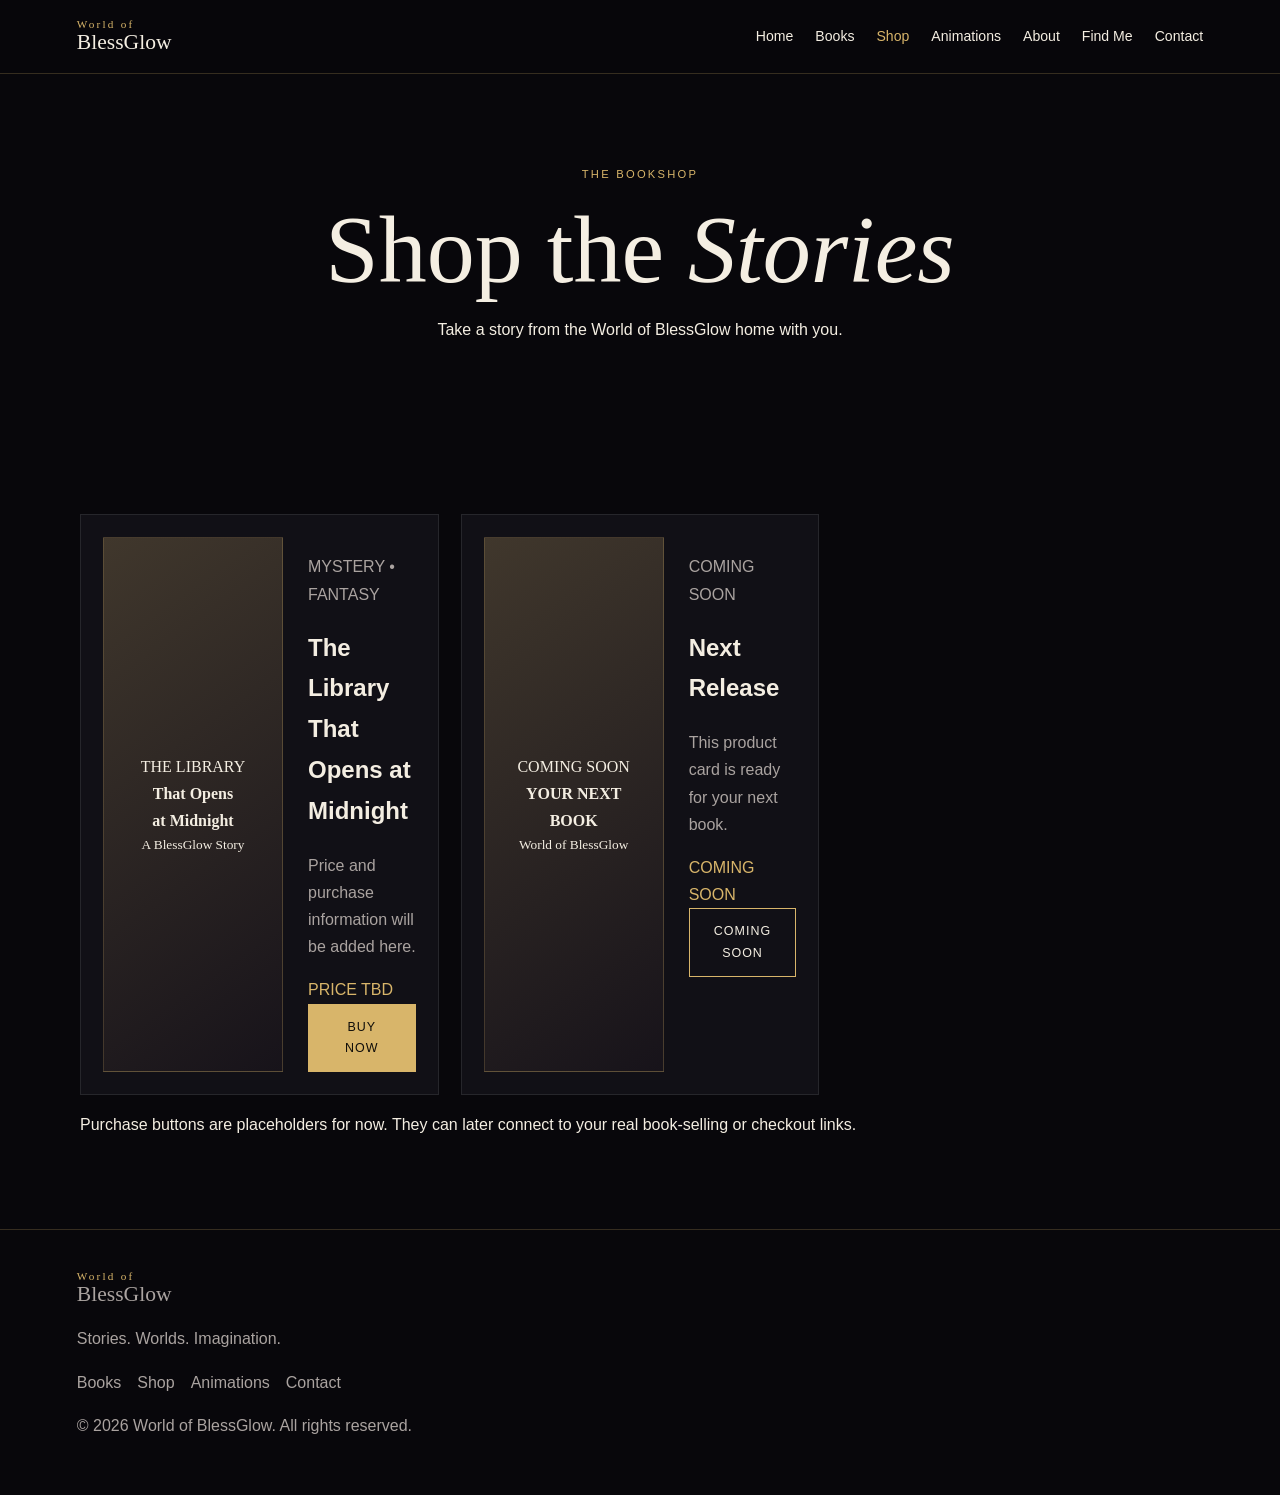
<file: shop.html>
<!DOCTYPE html>
<html lang="en"><head><meta charset="UTF-8"><meta name="viewport" content="width=device-width, initial-scale=1.0"><title>Shop | World of BlessGlow</title><link rel="stylesheet" href="style.css"></head>
<body>
<header class="site-header"><a class="brand" href="index.html"><span>World of</span> BlessGlow</a><button class="menu-toggle">☰</button><nav class="nav"><a href="index.html">Home</a><a href="books.html">Books</a><a class="active" href="shop.html">Shop</a><a href="animations.html">Animations</a><a href="about.html">About</a><a href="find-me.html">Find Me</a><a href="contact.html">Contact</a></nav></header>
<main>
<section class="page-hero"><p class="eyebrow">THE BOOKSHOP</p><h1>Shop the <em>Stories</em></h1><p>Take a story from the World of BlessGlow home with you.</p></section>
<section class="section">
<div class="shop-grid">
<article class="product"><div class="cover cover-one"><span>THE LIBRARY</span><strong>That Opens<br>at Midnight</strong><small>A BlessGlow Story</small></div><div><p class="tag">MYSTERY • FANTASY</p><h2>The Library That Opens at Midnight</h2><p>Price and purchase information will be added here.</p><div class="price">PRICE TBD</div><a class="btn btn-gold disabled" href="#" onclick="return false;">Buy Now</a></div></article>
<article class="product"><div class="cover cover-two"><span>COMING SOON</span><strong>YOUR NEXT<br>BOOK</strong><small>World of BlessGlow</small></div><div><p class="tag">COMING SOON</p><h2>Next Release</h2><p>This product card is ready for your next book.</p><div class="price">COMING SOON</div><a class="btn btn-outline disabled" href="#" onclick="return false;">Coming Soon</a></div></article>
</div>
<p class="shop-note">Purchase buttons are placeholders for now. They can later connect to your real book-selling or checkout links.</p>
</section>
</main>
<footer><div><a class="brand" href="index.html"><span>World of</span> BlessGlow</a><p>Stories. Worlds. Imagination.</p></div><div class="footer-links"><a href="books.html">Books</a><a href="shop.html">Shop</a><a href="animations.html">Animations</a><a href="contact.html">Contact</a></div><p class="copyright">© 2026 World of BlessGlow. All rights reserved.</p></footer>
<script src="script.js"></script></body></html>
</file>
<file: style.css>
/* WORLD OF BLESSGLOW — MAIN STYLESHEET */

:root {
  --bg: #08070b;
  --panel: #111016;
  --gold: #d8b56a;
  --cream: #f4eee2;
  --muted: #aaa3a0;
  --line: rgba(216, 181, 106, .22);
  --serif: Georgia, "Times New Roman", serif;
  --sans: Arial, Helvetica, sans-serif;
}

* {
  box-sizing: border-box;
}

html {
  scroll-behavior: smooth;
}

body {
  margin: 0;
  background: var(--bg);
  color: var(--cream);
  font-family: var(--sans);
  line-height: 1.7;
}

a {
  color: inherit;
  text-decoration: none;
}

img {
  display: block;
  max-width: 100%;
}

button,
input,
textarea {
  font: inherit;
}

button,
a {
  -webkit-tap-highlight-color: transparent;
}

/* HEADER AND NAVIGATION */

.site-header {
  position: sticky;
  top: 0;
  z-index: 20;
  display: flex;
  align-items: center;
  justify-content: space-between;
  gap: 20px;
  padding: 18px 6%;
  background: rgba(8, 7, 11, .96);
  border-bottom: 1px solid var(--line);
  backdrop-filter: blur(14px);
}

.brand {
  font: 1.35rem var(--serif);
}

.brand span {
  display: block;
  color: var(--gold);
  font-size: .7rem;
  letter-spacing: .2em;
}

.nav {
  display: flex;
  align-items: center;
  gap: 22px;
  font-size: .88rem;
}

.nav a {
  transition: color .2s ease;
}

.nav a:hover,
.nav a.active {
  color: var(--gold);
}

.menu-toggle {
  display: none;
  padding: 4px 8px;
  color: var(--cream);
  background: transparent;
  border: 0;
  font-size: 1.5rem;
  cursor: pointer;
}

/* HOMEPAGE HERO */

.hero-home {
  position: relative;
  isolation: isolate;
  display: flex;
  align-items: center;
  min-height: 86vh;
  min-height: 86svh;
  overflow: hidden;
  background: #090810;
}

.hero-image,
.hero-shade {
  position: absolute;
  inset: 0;
  pointer-events: none;
}

.hero-image {
  z-index: -2;
  background-image: url("blessglow-hero.png");
  background-position: center;
  background-size: cover;
  background-repeat: no-repeat;
}

.hero-shade {
  z-index: -1;
  background: linear-gradient(
    90deg,
    rgba(8, 7, 11, .78),
    rgba(8, 7, 11, .43) 58%,
    rgba(8, 7, 11, .2)
  );
}

.hero-home .hero-content {
  width: min(1120px, 88%);
  margin: auto;
  padding: 70px 0;
}

.eyebrow {
  color: var(--gold);
  font-size: .7rem;
  letter-spacing: .2em;
  text-transform: uppercase;
}

.hero-home h1,
.page-hero h1 {
  margin: 18px 0;
  font: 400 clamp(3rem, 8vw, 6rem)/1 var(--serif);
}

.hero-home h1 em,
h2 em {
  color: var(--gold);
}

.hero-slogan {
  color: var(--gold);
  font: italic 1.4rem var(--serif);
}

.hero-text {
  max-width: 540px;
  color: #eee7e0;
}

.hero-buttons {
  display: flex;
  flex-wrap: wrap;
  gap: 12px;
  margin: 24px 0;
}

.hero-discover {
  display: inline-block;
  margin-top: 12px;
  color: var(--cream);
  font-size: .85rem;
}

.hero-discover:hover {
  color: var(--gold);
}

.btn {
  display: inline-block;
  padding: 12px 20px;
  border: 1px solid var(--gold);
  font-size: .78rem;
  letter-spacing: .08em;
  text-align: center;
  text-transform: uppercase;
  transition:
    opacity .2s,
    background .2s,
    color .2s,
    transform .2s;
}

.btn-gold {
  background: var(--gold);
  color: #100e0a;
}

.btn-outline {
  color: var(--cream);
}

.btn:hover {
  opacity: .9;
  transform: translateY(-2px);
}

/* SHARED SECTIONS AND HEADINGS */

.section {
  width: min(1120px, 88%);
  margin: auto;
  padding: 75px 0;
}

.section-heading {
  display: flex;
  align-items: end;
  justify-content: space-between;
  gap: 24px;
  margin-bottom: 30px;
}

.section-heading h2,
.beyond-copy h2 {
  margin: 0;
  font: 400 clamp(2rem, 4vw, 3.5rem)/1.15 var(--serif);
}

.section-heading p,
.lead {
  color: var(--muted);
}

.text-link,
.feature-card b {
  color: var(--gold);
  font-size: .85rem;
}

.text-link:hover,
.feature-card b:hover {
  text-decoration: underline;
}

/* WELCOME FEATURE CARDS */

.feature-grid,
.shop-grid,
.video-grid,
.social-grid {
  display: grid;
  grid-template-columns: repeat(3, minmax(0, 1fr));
  gap: 22px;
}

.feature-card,
.book-card,
.product,
.video-card,
.social-card {
  padding: 22px;
  border: 1px solid rgba(255, 255, 255, .09);
  background: var(--panel);
}

.feature-card {
  transition: transform .25s ease, border-color .25s ease;
}

.feature-card:hover {
  transform: translateY(-4px);
  border-color: var(--gold);
}

.feature-card > span {
  color: var(--gold);
  font-size: .7rem;
  letter-spacing: .12em;
}

.feature-card h3,
.about-layout h2,
.contact-layout h2 {
  font-family: var(--serif);
  font-weight: 400;
}

.feature-card p,
.book-info p,
.product p,
.video-card p,
.social-card p {
  color: var(--muted);
}

/* FEATURED HOMEPAGE BOOKS */

.featured-book-grid {
  display: grid;
  grid-template-columns: repeat(3, minmax(0, 1fr));
  gap: 22px;
}

.featured-book {
  min-width: 0;
  overflow: hidden;
  border: 1px solid rgba(255, 255, 255, .09);
  background: var(--panel);
  transition: transform .25s ease, border-color .25s ease;
}

.featured-book:hover {
  transform: translateY(-4px);
  border-color: var(--line);
}

.featured-cover {
  min-height: 340px;
  padding: 25px;
  display: flex;
  flex-direction: column;
  align-items: center;
  justify-content: center;
  gap: 18px;
  text-align: center;
  font-family: var(--serif);
  border-bottom: 1px solid var(--line);
}

.love-cover,
.smile-cover,
.library-cover {
  background: #08070b;
}

.cover-kicker,
.cover-author {
  color: var(--gold);
  font: .65rem var(--sans);
  letter-spacing: .15em;
}

.cover-title {
  font-size: 2rem;
  line-height: 1.15;
}

.cover-subtitle {
  color: var(--gold);
  font: .7rem var(--sans);
  letter-spacing: .08em;
}

.featured-book-info {
  padding: 22px;
}

.book-category {
  color: var(--gold);
  font-size: .7rem;
  letter-spacing: .1em;
}

.featured-book-info h3 {
  font: 400 1.5rem/1.25 var(--serif);
}

.featured-book-info h3 a:hover {
  color: var(--gold);
}

.featured-book-info p {
  color: var(--muted);
}

/* SEVEN GENRE COLLECTIONS */

.genre-grid {
  display: grid;
  grid-template-columns: repeat(3, minmax(0, 1fr));
  gap: 18px;
}

.genre-card {
  position: relative;
  isolation: isolate;
  min-width: 0;
  min-height: 250px;
  padding: 22px;
  display: flex;
  flex-direction: column;
  justify-content: space-between;
  overflow: hidden;
  border: 1px solid var(--line);
  background: #17131c;
  transition: border-color .25s ease, transform .25s ease;
}

.genre-card::before {
  content: "";
  position: absolute;
  inset: 0;
  z-index: -2;
  background-size: cover;
  background-position: center;
  background-repeat: no-repeat;
  transition: transform .45s ease;
}

.genre-card::after {
  content: "";
  position: absolute;
  inset: 0;
  z-index: -1;
  background: linear-gradient(
    0deg,
    rgba(8, 7, 11, .94) 0%,
    rgba(8, 7, 11, .48) 48%,
    rgba(8, 7, 11, .12) 100%
  );
}

.genre-card:hover {
  border-color: var(--gold);
  transform: translateY(-3px);
}

.genre-card:hover::before {
  transform: scale(1.05);
}

.genre-romance::before {
  background-image: url("romance-collection.png");
}

.genre-fantasy::before {
  background-image: url("fantasy-collection.png");
}

.genre-werewolf::before {
  background-image: url("werewolf-collection.png");
}

.genre-royal::before {
  background-image: url("royal-collection.png");
}

.genre-revenge::before {
  background-image: url("revenge-collection.png");
}

.genre-vampire::before {
  background-image: url("vampire-collection.png");
}

.genre-dark-romance::before {
  background-image: url("dark-romance-collection.png");
}

.genre-number {
  align-self: flex-end;
  color: #fff;
  font-size: .85rem;
  text-shadow: 0 1px 8px rgba(0, 0, 0, .8);
}

.genre-copy {
  display: flex;
  flex-direction: column;
  gap: 7px;
}

.genre-copy small {
  color: var(--gold);
  font-size: .62rem;
  letter-spacing: .12em;
}

.genre-copy strong {
  color: #fff;
  font: 400 1.8rem/1.2 var(--serif);
  overflow-wrap: anywhere;
  text-shadow: 0 2px 10px rgba(0, 0, 0, .65);
}

.genre-copy > span {
  color: #f0e9e2;
  font-size: .8rem;
  text-shadow: 0 1px 8px rgba(0, 0, 0, .8);
}

/* BEYOND THE GENRES — FULL-WIDTH STORY SHOWCASE */

.beyond-section {
  display: block;
  width: 100%;
  padding: 75px 6%;
  border-block: 1px solid var(--line);
  background: #100e15;
}

.beyond-section .section-heading {
  width: min(1120px, 100%);
  margin: 0 auto 35px;
}

.beyond-book-grid {
  display: grid;
  grid-template-columns: repeat(2, minmax(0, 1fr));
  gap: 28px;
  width: min(1120px, 100%);
  margin: auto;
}

.beyond-book-grid .featured-book {
  min-width: 0;
}

.beyond-book-grid .featured-cover {
  min-height: 420px;
}

.beyond-book-grid .featured-book-info {
  padding: 26px;
}

.beyond-book-grid .featured-book-info h3 {
  font-size: 1.8rem;
}

.beyond-book-grid .featured-book-info p {
  font-size: .95rem;
  line-height: 1.8;
}

/* OPTIONAL BEYOND ART ELEMENTS */

.beyond-art {
  position: relative;
  isolation: isolate;
  min-height: 300px;
  display: grid;
  place-items: center;
  overflow: hidden;
  text-align: center;
  border: 1px solid var(--line);
  background: radial-gradient(circle, #49324d, #100d15 70%);
}

.beyond-art > span {
  z-index: 1;
  font: 2.5rem/1.1 var(--serif);
  letter-spacing: .08em;
}

.beyond-orbit {
  position: absolute;
  width: 210px;
  height: 210px;
  border: 1px solid rgba(216, 181, 106, .45);
  border-radius: 50%;
}

.beyond-light {
  position: absolute;
  width: 120px;
  height: 120px;
  border-radius: 50%;
  background: rgba(216, 181, 106, .13);
  filter: blur(25px);
}

.beyond-copy p:not(.eyebrow) {
  color: var(--muted);
}

/* DISCOVER MORE CARDS */

.discover-grid {
  display: grid;
  grid-template-columns: repeat(3, minmax(0, 1fr));
  gap: 22px;
}

.discover-card {
  display: flex;
  flex-direction: column;
  align-items: flex-start;
  min-width: 0;
  min-height: 220px;
  padding: 28px;
  background: var(--panel);
  border: 1px solid var(--line);
  transition:
    transform .25s ease,
    border-color .25s ease,
    background .25s ease;
}

.discover-card:hover {
  transform: translateY(-4px);
  border-color: var(--gold);
  background: #15121b;
}

.discover-card > span {
  color: var(--gold);
  font-size: .75rem;
  letter-spacing: .12em;
}

.discover-card h3 {
  margin: 12px 0 4px;
  color: var(--cream);
  font: 400 1.6rem/1.25 var(--serif);
}

.discover-card p {
  flex: 1;
  color: var(--muted);
}

.discover-card b {
  margin-top: 18px;
  color: var(--gold);
  font-size: .85rem;
}

/* OTHER PAGES: HERO, BOOKS, SHOP, VIDEOS, ABOUT, CONTACT */

.page-hero {
  padding: 80px 6%;
  text-align: center;
}

.book-grid {
  display: grid;
  grid-template-columns: repeat(2, minmax(0, 1fr));
  gap: 25px;
}

.book-card {
  display: grid;
  grid-template-columns: 150px minmax(0, 1fr);
  gap: 20px;
}

.cover {
  min-height: 240px;
  padding: 18px;
  display: flex;
  flex-direction: column;
  justify-content: center;
  align-items: center;
  text-align: center;
  font-family: var(--serif);
  background: linear-gradient(145deg, #40372c, #17131a);
  border: 1px solid var(--line);
}

.book-cover-image img {
  width: 100%;
  aspect-ratio: 3 / 4;
  object-fit: contain;
}

.product {
  display: grid;
  grid-template-columns: 180px minmax(0, 1fr);
  gap: 25px;
}

.tag,
.price,
.email-link {
  color: var(--gold);
}

.quote-section {
  padding: 65px 6%;
  text-align: center;
  border-block: 1px solid var(--line);
}

.quote-section blockquote {
  font: italic clamp(1.6rem, 4vw, 3rem)/1.3 var(--serif);
}

.quote-mark {
  color: var(--gold);
  font: 4rem/1 var(--serif);
}

.about-layout,
.contact-layout {
  display: grid;
  grid-template-columns: minmax(0, 1fr) minmax(0, 1fr);
  gap: 40px;
}

.portrait-placeholder,
.video-placeholder {
  min-height: 250px;
  display: grid;
  place-items: center;
  background: #17131c;
  border: 1px solid var(--line);
}

.social-card {
  text-align: center;
}

.social-card span {
  color: var(--gold);
}

/* FORMS */

form {
  display: grid;
  gap: 15px;
}

label {
  display: grid;
  gap: 7px;
}

input,
textarea {
  width: 100%;
  padding: 12px;
  color: var(--cream);
  background: #0d0c11;
  border: 1px solid var(--line);
  font: inherit;
}

input:focus,
textarea:focus {
  outline: 1px solid var(--gold);
  border-color: var(--gold);
}

#form-message {
  color: var(--gold);
}

/* FOOTER */

footer,
.site-footer {
  padding: 40px 6%;
  border-top: 1px solid var(--line);
  color: var(--muted);
}

.footer-links {
  display: flex;
  flex-wrap: wrap;
  gap: 16px;
}

.footer-main {
  display: grid;
  grid-template-columns: 1.5fr 1fr 1fr;
  gap: 30px;
}

.footer-column {
  display: flex;
  flex-direction: column;
  gap: 9px;
}

.footer-column h2 {
  color: var(--gold);
  font-size: .8rem;
}

.footer-column a:hover {
  color: var(--gold);
}

.footer-bottom {
  margin-top: 28px;
  padding-top: 18px;
  border-top: 1px solid var(--line);
}

.copyright-notice {
  max-width: 900px;
  font-size: .75rem;
}

/* TABLET */

@media (max-width: 850px) {
  .menu-toggle {
    display: block;
  }

  .nav {
    display: none;
    position: absolute;
    top: 100%;
    left: 0;
    right: 0;
    padding: 22px 6%;
    flex-direction: column;
    align-items: flex-start;
    gap: 14px;
    background: #0b0a0f;
    border-bottom: 1px solid var(--line);
  }

  .nav.open {
    display: flex;
  }

  .featured-book-grid,
  .genre-grid {
    grid-template-columns: repeat(2, minmax(0, 1fr));
  }

  .feature-grid,
  .video-grid,
  .social-grid {
    grid-template-columns: 1fr;
  }

  .discover-grid {
    grid-template-columns: 1fr;
  }

  .discover-card {
    min-height: 180px;
  }

  .about-layout,
  .contact-layout {
    grid-template-columns: 1fr;
  }

  .footer-main {
    grid-template-columns: 1fr 1fr;
  }
}

/* PHONE */

@media (max-width: 520px) {
  .site-header {
    padding: 15px 5%;
  }

  .brand {
    font-size: 1.2rem;
  }

  .hero-home {
    min-height: 84vh;
    min-height: 84svh;
  }

  .hero-image {
    background-position: 60% center;
  }

  .hero-shade {
    background: linear-gradient(
      90deg,
      rgba(8, 7, 11, .84),
      rgba(8, 7, 11, .52)
    );
  }

  .hero-home .hero-content {
    width: 90%;
    padding: 55px 0;
  }

  .hero-home h1 {
    font-size: clamp(2.8rem, 13vw, 4rem);
  }

  .hero-slogan {
    font-size: 1.2rem;
  }

  .hero-buttons {
    align-items: stretch;
  }

  .hero-buttons .btn {
    width: 100%;
  }

  .section {
    width: 90%;
    padding: 55px 0;
  }

  .section-heading {
    align-items: flex-start;
    flex-direction: column;
    gap: 10px;
  }

  .featured-book-grid,
  .genre-grid,
  .book-grid,
  .shop-grid,
  .footer-main {
    grid-template-columns: 1fr;
  }

  .featured-cover {
    min-height: 300px;
  }

  /* BEYOND THE GENRES ON PHONES */

  .beyond-section {
    padding: 50px 5%;
  }

  .beyond-section .section-heading {
    margin-bottom: 25px;
  }

  .beyond-book-grid {
    grid-template-columns: 1fr;
    gap: 22px;
  }

  .beyond-book-grid .featured-cover {
    min-height: 320px;
  }

  .beyond-book-grid .featured-book-info {
    padding: 22px;
  }

  .beyond-book-grid .featured-book-info h3 {
    font-size: 1.55rem;
  }

  .beyond-art {
    min-height: 240px;
  }

  .beyond-art > span {
    font-size: 2rem;
  }

  .book-card,
  .product {
    grid-template-columns: 1fr;
  }

  .genre-card {
    min-height: 230px;
  }

  .genre-copy strong {
    font-size: 1.65rem;
  }

  .discover-card {
    padding: 24px;
  }
}

/* FEATURED BOOK COVERS — UNIFIED BLACK BACKGROUND */

.featured-cover,
.featured-cover.love-cover,
.featured-cover.smile-cover,
.featured-cover.library-cover {
  background: #08070b !important;
  background-image: none !important;
}

/* KEEP ACTUAL BOOK COVER IMAGES FITTED NEATLY */

.featured-cover img {
  display: block;
  width: 100%;
  height: 100%;
  object-fit: cover;
  }

.cover-stage{
 width:170px;
 height:225px;
 margin:12px 0;
 border:1px dashed #806b36;
 border-radius:8px;
 background:#090909;
 display:flex;
 align-items:center;
 justify-content:center;
 overflow:hidden;
}
#coverPlaceholder{
 display:flex;
 flex-direction:column;
 align-items:center;
 gap:9px;
 color:#d4af37;
 text-align:center;
 padding:12px;
}
#coverPlaceholder span{
 font-size:15px;
 font-weight:bold;
 letter-spacing:2px;
}
#coverPlaceholder small{
 color:#aaa;
 font-size:11px;
}
#coverPreview{
 display:none;
 width:100%;
 height:100%;
 max-width:none;
 max-height:none;
 object-fit:contain;
 margin:0;
 border-radius:0;
}
</file>
<file: reviews.css>
/* =========================================
   WORLD OF BLESSGLOW — REVIEW DESIGN
   Elegant black and gold
========================================= */

#book-reviews,
#book-reviews * {
  box-sizing: border-box;
}

#book-reviews {
  display: flex;
  flex-direction: column;
  gap: 20px;
  width: 100%;
  max-width: 900px;
  margin: 0 auto;
  padding: 24px 14px;
  color: #f5f0e6;
}

/* REVIEW FORM */

#book-reviews > .book-review-form {
  order: 1;
  display: flex;
  flex-direction: column;
  gap: 15px;
  width: 100%;
  margin: 0;
  padding: 24px;
  background: linear-gradient(145deg, #191919, #101010);
  border: 1px solid #705b28;
  border-radius: 16px;
  box-shadow: 0 8px 25px #0005;
}

#book-reviews .book-review-form h3,
#book-reviews .book-review-form h4 {
  margin: 0;
  color: #e2c36b;
  line-height: 1.5;
}

#book-reviews .book-review-form p {
  line-height: 1.75;
}

#book-reviews .book-review-form label {
  display: block;
  margin-bottom: 7px;
  color: #e8d9a8;
  font-size: 14px;
  font-weight: 600;
  line-height: 1.7;
}

#book-reviews .book-review-form input:not([type="checkbox"]),
#book-reviews .book-review-form textarea {
  display: block;
  width: 100%;
  padding: 13px 14px;
  color: #fff;
  background: #101010;
  border: 1px solid #49402b;
  border-radius: 9px;
  font: inherit;
  line-height: 1.7;
  outline: none;
}

#book-reviews .book-review-form textarea {
  min-height: 115px;
  resize: vertical;
}

#book-reviews .book-review-form input:focus,
#book-reviews .book-review-form textarea:focus {
  border-color: #d4af37;
  box-shadow: 0 0 0 2px #d4af371a;
}

#book-reviews .book-review-form input::placeholder,
#book-reviews .book-review-form textarea::placeholder {
  color: #a8a092;
}

#book-reviews .review-field {
  width: 100%;
  padding: 16px;
  background: #111;
  border: 1px solid #393020;
  border-radius: 11px;
}

#book-reviews .review-question-prompt,
#book-reviews .review-rating-hint {
  color: #bdb5a6;
  font-size: 13px;
}

/* OPTIONAL COMPLETION CHECKBOX */

#book-reviews .review-completion-field {
  width: 100%;
  padding: 16px;
  background: #15130e;
  border: 1px solid #705b28;
  border-radius: 11px;
}

#book-reviews .review-completion-field label {
  display: flex;
  align-items: center;
  gap: 11px;
  margin: 0;
  cursor: pointer;
}

#book-reviews .review-completion-field input[type="checkbox"] {
  display: inline-block;
  flex: 0 0 19px;
  width: 19px;
  height: 19px;
  min-height: 19px;
  margin: 0;
  padding: 0;
  accent-color: #d4af37;
  cursor: pointer;
}

#book-reviews .review-completion-field .review-question-prompt {
  margin: 9px 0 0;
  line-height: 1.7;
}

/* SUBMIT */

#book-reviews .review-submit {
  width: 100%;
  padding: 14px;
  color: #15120a;
  background: linear-gradient(135deg, #e8ca70, #c49a32);
  border: none;
  border-radius: 9px;
  font-size: 15px;
  font-weight: bold;
  cursor: pointer;
}

#book-reviews .review-submit:disabled {
  opacity: .6;
  cursor: wait;
}

#book-reviews .review-form-status {
  overflow-wrap: anywhere;
  line-height: 1.7;
}

/* STAR RATING */

#book-reviews .interactive-stars,
#book-reviews .review-stars {
  display: flex;
  flex-wrap: wrap;
  align-items: center;
  gap: 7px;
  margin: 8px 0;
}

#book-reviews .rating-star {
  background: transparent !important;
  border: none !important;
  box-shadow: none !important;
  padding: 0 !important;
}

/* READER REVIEWS HEADING */

#book-reviews > .reader-reviews-heading {
  order: 2;
  margin: 10px 0 0;
  color: #d4af37;
  font-family: Georgia, serif;
  font-size: 23px;
  line-height: 1.5;
}

/* APPROVED REVIEWS */

#book-reviews > .approved-reviews {
  order: 3;
  display: flex;
  flex-direction: column;
  gap: 20px;
  width: 100%;
}

/* REVIEW CARD */

#book-reviews .review-card {
  width: 100%;
  min-width: 0;
  padding: 23px;
  overflow-wrap: anywhere;
  background: linear-gradient(145deg, #1b1b1b, #101010);
  border: 1px solid #705b28;
  border-radius: 15px;
  box-shadow: 0 8px 24px #0004;
}

/* READER NAME */

#book-reviews .review-card-name {
  margin: 0 0 10px;
  color: #e2c36b;
  font-family: Georgia, serif;
  font-size: 19px;
  line-height: 1.5;
}

/* STARS */

#book-reviews .review-stars {
  margin: 10px 0 18px;
}

/* COMPLETED READER BADGE */

#book-reviews .review-completion-badge {
  display: inline-block;
  margin: 0 0 12px;
  padding: 6px 11px;
  color: #e2c36b;
  background: #272014;
  border: 1px solid #705b28;
  border-radius: 20px;
  font-size: 12px;
  line-height: 1.5;
}

/* REVIEW HEADINGS */

#book-reviews .review-section-heading {
  margin: 22px 0 10px;
  color: #d4af37;
  font-size: 15px;
  line-height: 1.6;
}

/* OVERALL REVIEW */

#book-reviews .review-card-text {
  margin: 0;
  padding: 17px;
  color: #eee7d9;
  background: #101010;
  border: 1px solid #393020;
  border-radius: 10px;
  font-size: 15px;
  line-height: 1.9;
  white-space: pre-wrap;
  overflow-wrap: anywhere;
}

/* DISCUSSION ANSWERS */

#book-reviews .review-discussion-answers {
  display: flex;
  flex-direction: column;
  gap: 13px;
  width: 100%;
}

#book-reviews .review-answer-item {
  width: 100%;
  min-width: 0;
  padding: 17px;
  background: linear-gradient(135deg, #151515, #0e0e0e);
  border: 1px solid #4b3d20;
  border-left: 3px solid #d4af37;
  border-radius: 10px;
}

#book-reviews .review-answer-question {
  margin: 0 0 11px;
  color: #e2c36b;
  font-size: 14px;
  font-weight: 700;
  line-height: 1.8;
  overflow-wrap: anywhere;
}

#book-reviews .review-answer-text {
  margin: 0;
  padding-top: 10px;
  color: #f0ece4;
  border-top: 1px solid #332b1b;
  font-size: 14px;
  line-height: 1.9;
  white-space: pre-wrap;
  overflow-wrap: anywhere;
}

/* DATE */

#book-reviews .review-card-date {
  display: block;
  margin-top: 18px;
  color: #a9a092;
  font-size: 12px;
}

/* LOADING AND EMPTY MESSAGES */

#book-reviews .review-loading,
#book-reviews .review-empty {
  color: #c8c0b2;
  line-height: 1.8;
}

#book-reviews .review-summary {
  padding: 14px;
  color: #e2c36b;
  background: #171717;
  border: 1px solid #4b3d20;
  border-radius: 9px;
  line-height: 1.7;
}

/* MOBILE */

@media (max-width: 600px) {
  #book-reviews {
    padding: 18px 10px;
    gap: 16px;
  }

  #book-reviews > .book-review-form {
    padding: 17px;
  }

  #book-reviews .review-card {
    padding: 16px;
  }

  #book-reviews .review-answer-item,
  #book-reviews .review-card-text {
    padding: 13px;
  }

  #book-reviews > .reader-reviews-heading {
    font-size: 21px;
  }
}
</file>
